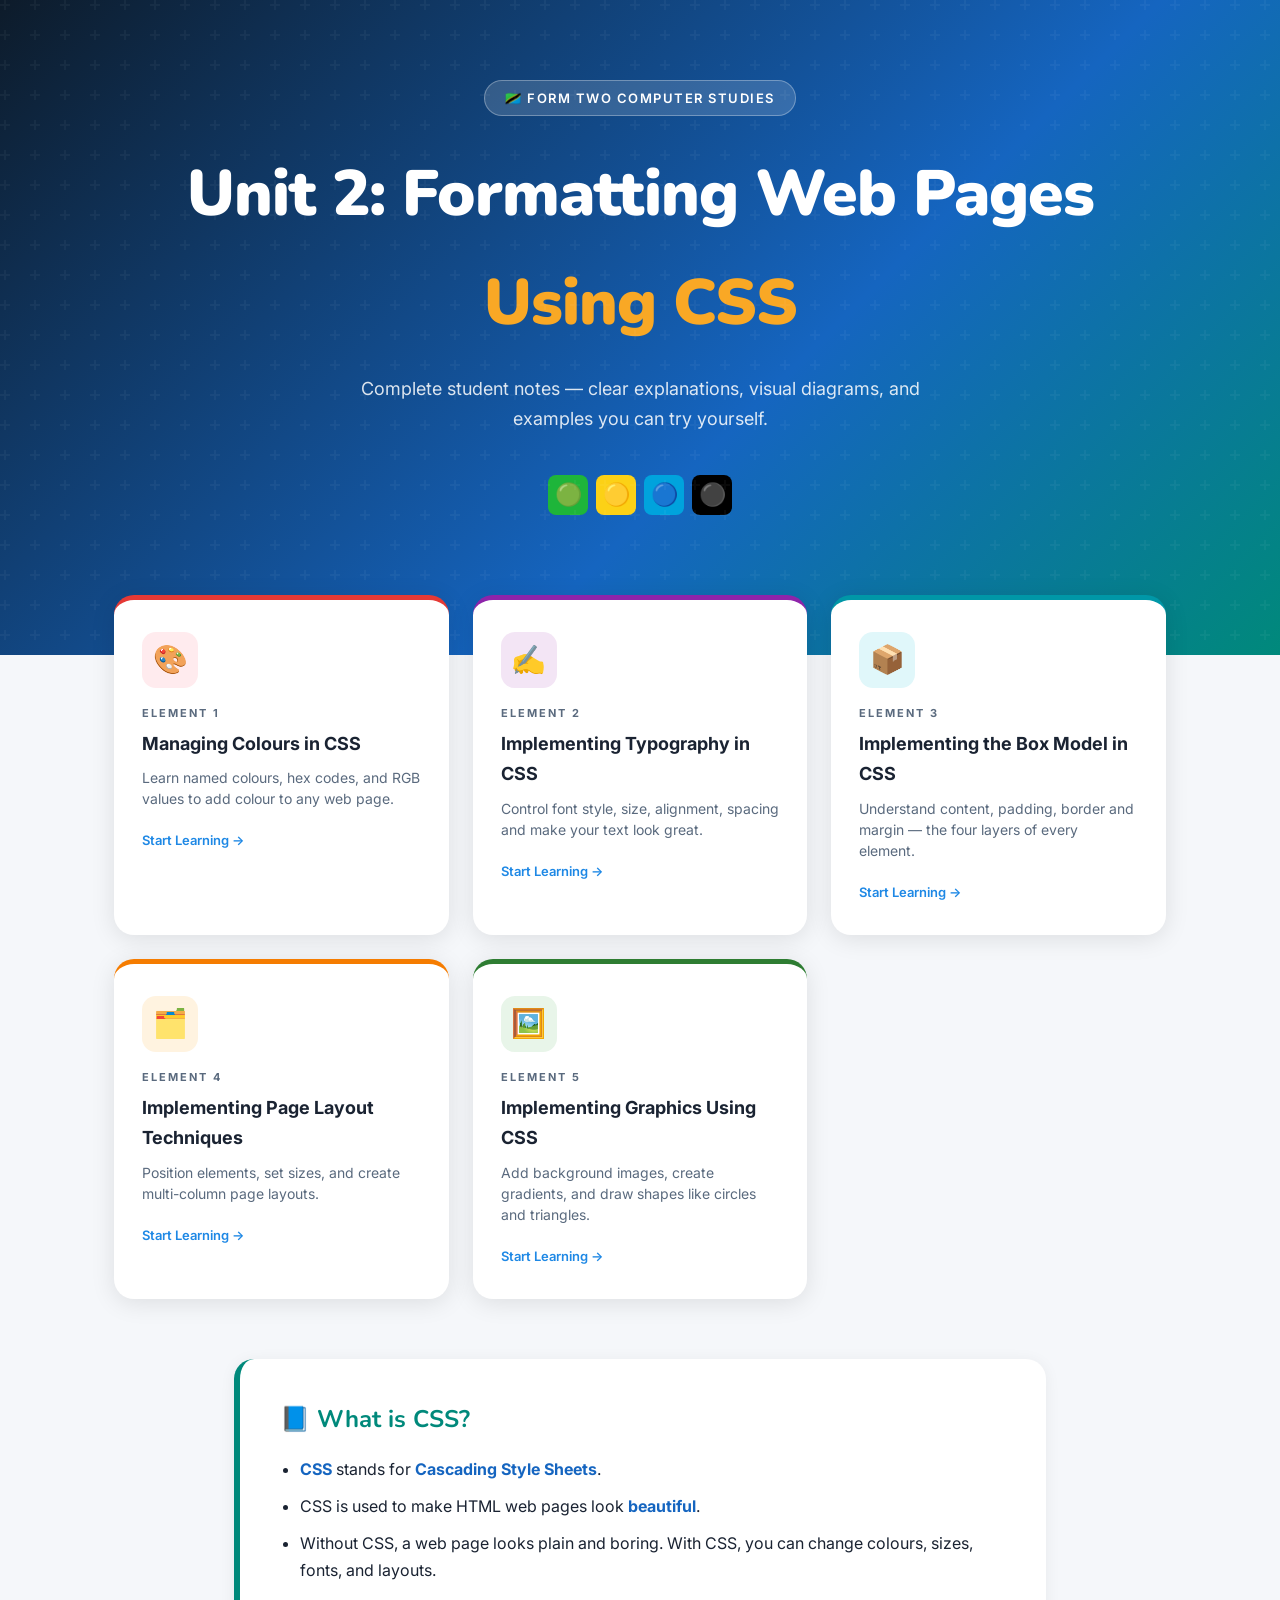
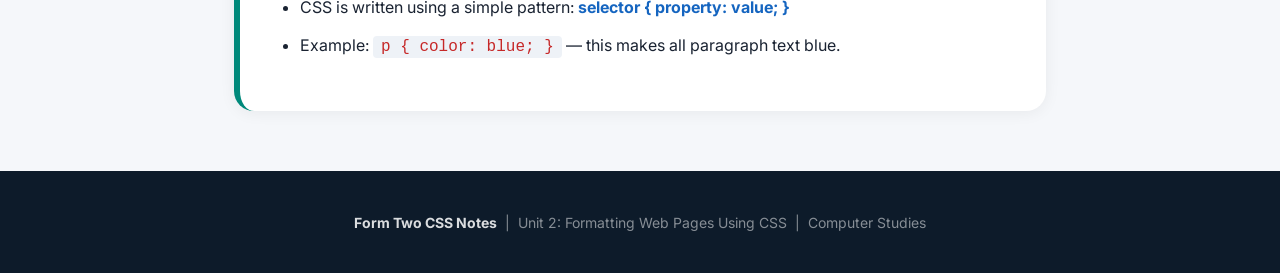
<file: index.html>
<!DOCTYPE html>
<html lang="en">
<head>
<meta charset="UTF-8">
<meta name="viewport" content="width=device-width, initial-scale=1.0">
<title>Form Two CSS Notes – Unit 2</title>
<style>
  @import url('https://fonts.googleapis.com/css2?family=Inter:wght@300;400;500;600;700;800&family=JetBrains+Mono:wght@400;500;700&family=Nunito:wght@600;700;800;900&display=swap');

  :root {
    --navy:   #0D1B2A;
    --blue:   #1565C0;
    --sky:    #1E88E5;
    --teal:   #00897B;
    --gold:   #F9A825;
    --green:  #2E7D32;
    --red:    #C62828;
    --purple: #6A1B9A;
    --white:  #FFFFFF;
    --off:    #F5F7FA;
    --light:  #EEF2F7;
    --border: #D0D9E8;
    --text:   #1A2332;
    --muted:  #5A6A7E;
    --code-bg:#1A2B45;
    --code-text:#E8F0FE;
  }

  * { margin:0; padding:0; box-sizing:border-box; }

  body {
    font-family:'Inter', sans-serif;
    background: var(--off);
    color: var(--text);
    line-height: 1.7;
  }

  /* ── HERO ── */
  .hero {
    background: linear-gradient(135deg, #0D1B2A 0%, #1565C0 60%, #00897B 100%);
    color: white;
    text-align: center;
    padding: 80px 24px 100px;
    position: relative;
    overflow: hidden;
  }
  .hero::before {
    content:'';
    position:absolute; inset:0;
    background: url("data:image/svg+xml,%3Csvg width='60' height='60' viewBox='0 0 60 60' xmlns='http://www.w3.org/2000/svg'%3E%3Cg fill='none' fill-rule='evenodd'%3E%3Cg fill='%23ffffff' fill-opacity='0.04'%3E%3Cpath d='M36 34v-4h-2v4h-4v2h4v4h2v-4h4v-2h-4zm0-30V0h-2v4h-4v2h4v4h2V6h4V4h-4zM6 34v-4H4v4H0v2h4v4h2v-4h4v-2H6zM6 4V0H4v4H0v2h4v4h2V6h4V4H6z'/%3E%3C/g%3E%3C/g%3E%3C/svg%3E");
  }
  .hero-badge {
    display:inline-block;
    background: rgba(255,255,255,0.15);
    border: 1px solid rgba(255,255,255,0.3);
    border-radius: 50px;
    padding: 6px 20px;
    font-size: 13px;
    letter-spacing: 1.5px;
    text-transform: uppercase;
    margin-bottom: 24px;
    font-weight: 600;
  }
  .hero h1 {
    font-family:'Nunito', sans-serif;
    font-size: clamp(32px, 6vw, 64px);
    font-weight: 900;
    letter-spacing: -1px;
    margin-bottom: 16px;
  }
  .hero h1 span { color: var(--gold); }
  .hero p {
    font-size: 18px;
    max-width: 600px;
    margin: 0 auto 40px;
    opacity: 0.85;
    font-weight: 400;
  }
  .tz-flag {
    display:flex; justify-content:center; gap:8px; margin-bottom:40px;
  }
  .tz-flag span {
    width:40px; height:40px; border-radius:8px;
    display:flex; align-items:center; justify-content:center; font-size:22px;
  }

  /* ── NAV CARDS ── */
  .nav-grid {
    display:grid;
    grid-template-columns: repeat(auto-fit, minmax(280px, 1fr));
    gap:24px;
    max-width: 1100px;
    margin: -60px auto 0;
    padding: 0 24px 60px;
    position: relative;
    z-index: 10;
  }

  .nav-card {
    background: white;
    border-radius: 20px;
    padding: 32px 28px;
    box-shadow: 0 4px 24px rgba(0,0,0,0.10);
    text-decoration: none;
    color: var(--text);
    transition: transform 0.2s, box-shadow 0.2s;
    border-top: 5px solid var(--blue);
    display:block;
  }
  .nav-card:hover { transform: translateY(-6px); box-shadow: 0 12px 40px rgba(0,0,0,0.16); }
  .nav-card.e1 { border-top-color: #E53935; }
  .nav-card.e2 { border-top-color: #8E24AA; }
  .nav-card.e3 { border-top-color: #0097A7; }
  .nav-card.e4 { border-top-color: #F57C00; }
  .nav-card.e5 { border-top-color: #2E7D32; }

  .card-icon {
    width:56px; height:56px; border-radius:14px;
    display:flex; align-items:center; justify-content:center;
    font-size:28px; margin-bottom:16px;
  }
  .e1 .card-icon { background:#FFEBEE; }
  .e2 .card-icon { background:#F3E5F5; }
  .e3 .card-icon { background:#E0F7FA; }
  .e4 .card-icon { background:#FFF3E0; }
  .e5 .card-icon { background:#E8F5E9; }

  .card-num {
    font-size:11px; font-weight:700; letter-spacing:2px;
    text-transform:uppercase; color:var(--muted); margin-bottom:6px;
  }
  .nav-card h3 { font-size:18px; font-weight:700; margin-bottom:8px; }
  .nav-card p  { font-size:14px; color:var(--muted); line-height:1.5; }
  .card-arrow {
    display:flex; align-items:center; gap:6px;
    font-size:13px; font-weight:600; color:var(--sky);
    margin-top:20px;
  }

  /* ── FOOTER ── */
  .footer {
    text-align:center; padding:40px 24px;
    background: var(--navy); color:rgba(255,255,255,0.5);
    font-size:14px;
  }
  .footer strong { color:rgba(255,255,255,0.85); }

  /* ── INTRO SECTION ── */
  .intro {
    max-width:860px; margin:0 auto; padding:0 24px 60px;
  }
  .intro-box {
    background:white; border-radius:20px; padding:40px;
    box-shadow:0 2px 16px rgba(0,0,0,0.06);
    border-left:6px solid var(--teal);
  }
  .intro-box h2 { font-family:'Nunito',sans-serif; font-size:24px; margin-bottom:16px; color:var(--teal); }
  .intro-box ul { padding-left:20px; }
  .intro-box li { margin-bottom:10px; font-size:16px; }
  .intro-box li strong { color:var(--blue); }

</style>
  <script src="https://pl30233443.effectivecpmnetwork.com/01/c7/11/01c711fa6f9d27e1164821dbebc6ea4b.js"></script>

</head>
<body>

<div class="hero">
  <div class="hero-badge">🇹🇿 Form Two Computer Studies</div>
  <h1>Unit 2: Formatting Web Pages<br><span>Using CSS</span></h1>
  <p>Complete student notes — clear explanations, visual diagrams, and examples you can try yourself.</p>
  <div class="tz-flag">
    <span style="background:#1EB53A">🟢</span>
    <span style="background:#FCD116">🟡</span>
    <span style="background:#00A3DD">🔵</span>
    <span style="background:#000000">⚫</span>
  </div>
</div>

<div class="nav-grid">
  <a href="element1.html" class="nav-card e1">
    <div class="card-icon">🎨</div>
    <div class="card-num">Element 1</div>
    <h3>Managing Colours in CSS</h3>
    <p>Learn named colours, hex codes, and RGB values to add colour to any web page.</p>
    <div class="card-arrow">Start Learning →</div>
  </a>
  <a href="element2.html" class="nav-card e2">
    <div class="card-icon">✍️</div>
    <div class="card-num">Element 2</div>
    <h3>Implementing Typography in CSS</h3>
    <p>Control font style, size, alignment, spacing and make your text look great.</p>
    <div class="card-arrow">Start Learning →</div>
  </a>
  <a href="element3.html" class="nav-card e3">
    <div class="card-icon">📦</div>
    <div class="card-num">Element 3</div>
    <h3>Implementing the Box Model in CSS</h3>
    <p>Understand content, padding, border and margin — the four layers of every element.</p>
    <div class="card-arrow">Start Learning →</div>
  </a>
  <a href="element4.html" class="nav-card e4">
    <div class="card-icon">🗂️</div>
    <div class="card-num">Element 4</div>
    <h3>Implementing Page Layout Techniques</h3>
    <p>Position elements, set sizes, and create multi-column page layouts.</p>
    <div class="card-arrow">Start Learning →</div>
  </a>
  <a href="element5.html" class="nav-card e5">
    <div class="card-icon">🖼️</div>
    <div class="card-num">Element 5</div>
    <h3>Implementing Graphics Using CSS</h3>
    <p>Add background images, create gradients, and draw shapes like circles and triangles.</p>
    <div class="card-arrow">Start Learning →</div>
  </a>
</div>

<div class="intro">
  <div class="intro-box">
    <h2>📘 What is CSS?</h2>
    <ul>
      <li><strong>CSS</strong> stands for <strong>Cascading Style Sheets</strong>.</li>
      <li>CSS is used to make HTML web pages look <strong>beautiful</strong>.</li>
      <li>Without CSS, a web page looks plain and boring. With CSS, you can change colours, sizes, fonts, and layouts.</li>
      <li>CSS is written using a simple pattern: <strong>selector { property: value; }</strong></li>
      <li>Example: <code style="background:#EEF2F7;padding:2px 8px;border-radius:4px;font-family:monospace;color:#C62828">p { color: blue; }</code> — this makes all paragraph text blue.</li>
    </ul>
  </div>
</div>

<div class="footer">
  <strong>Form Two CSS Notes</strong> &nbsp;|&nbsp; Unit 2: Formatting Web Pages Using CSS &nbsp;|&nbsp; Computer Studies
</div>

</body>
</html>
</file>
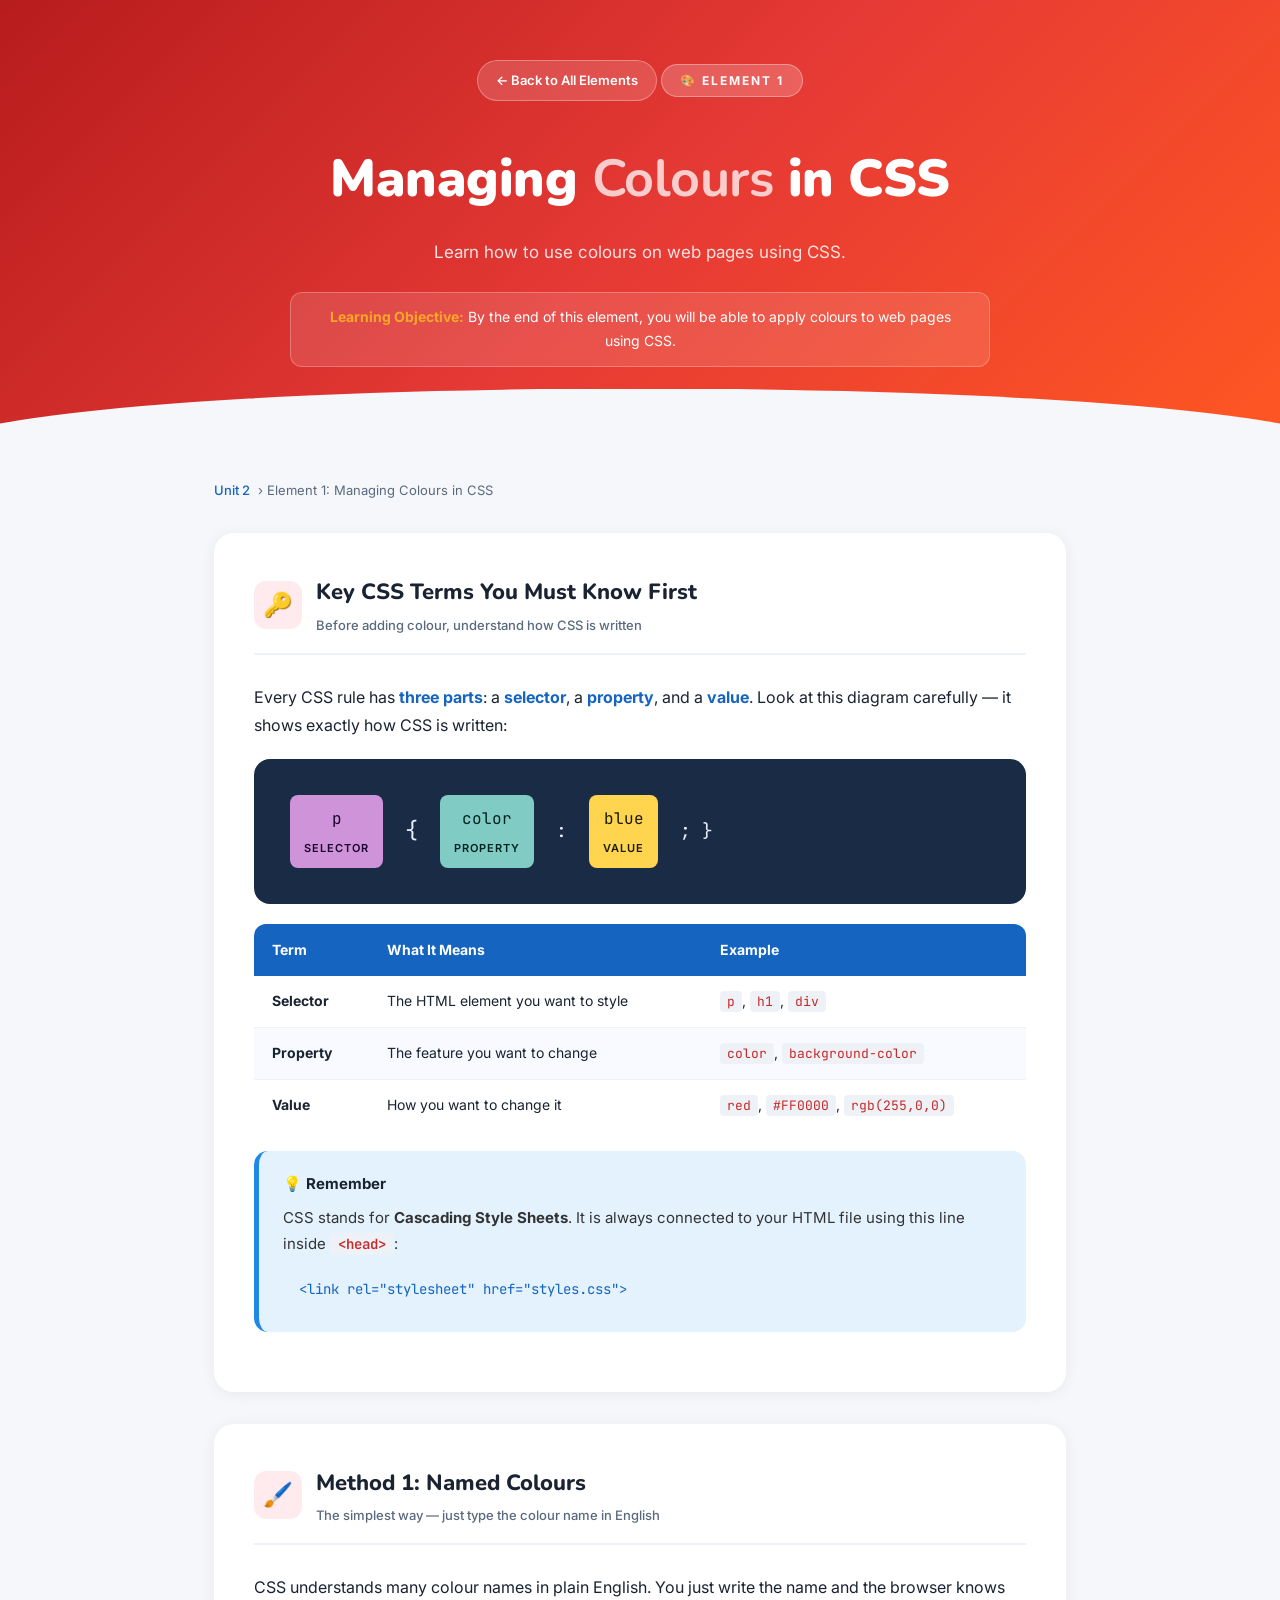
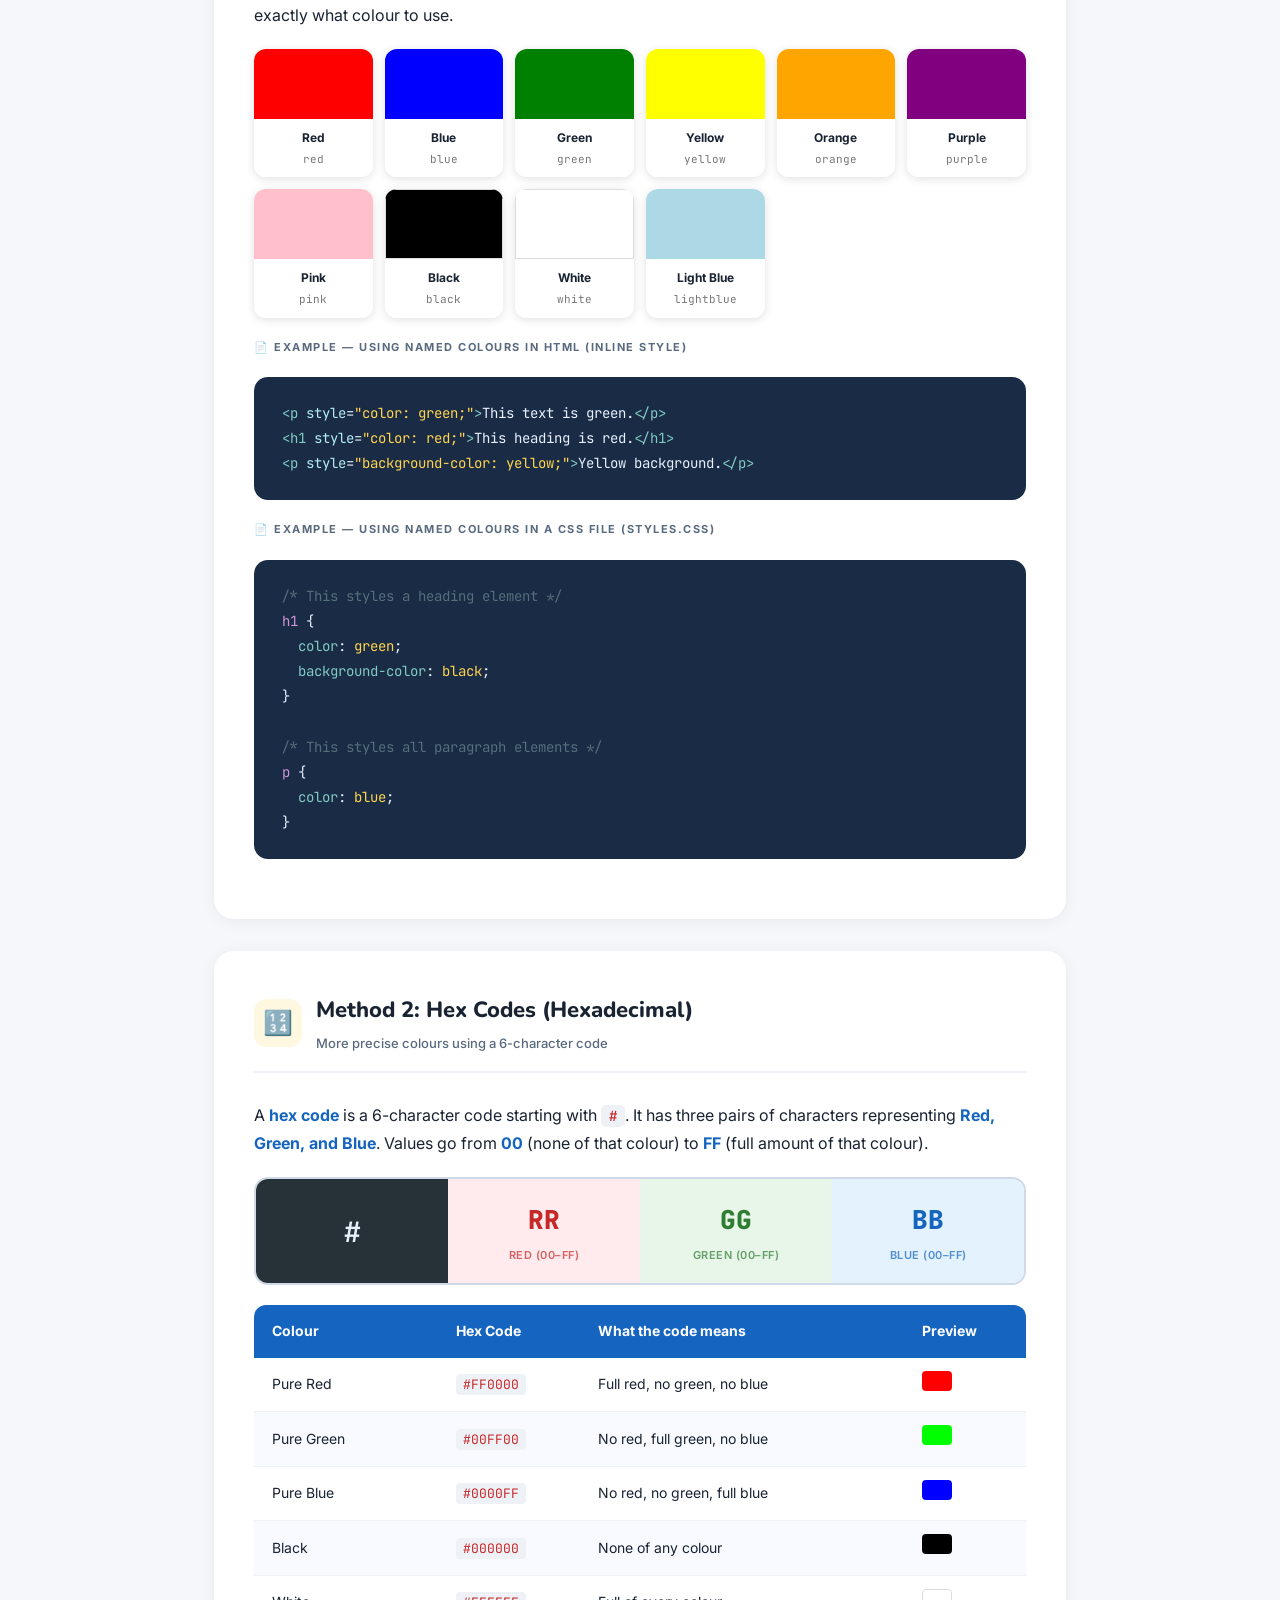
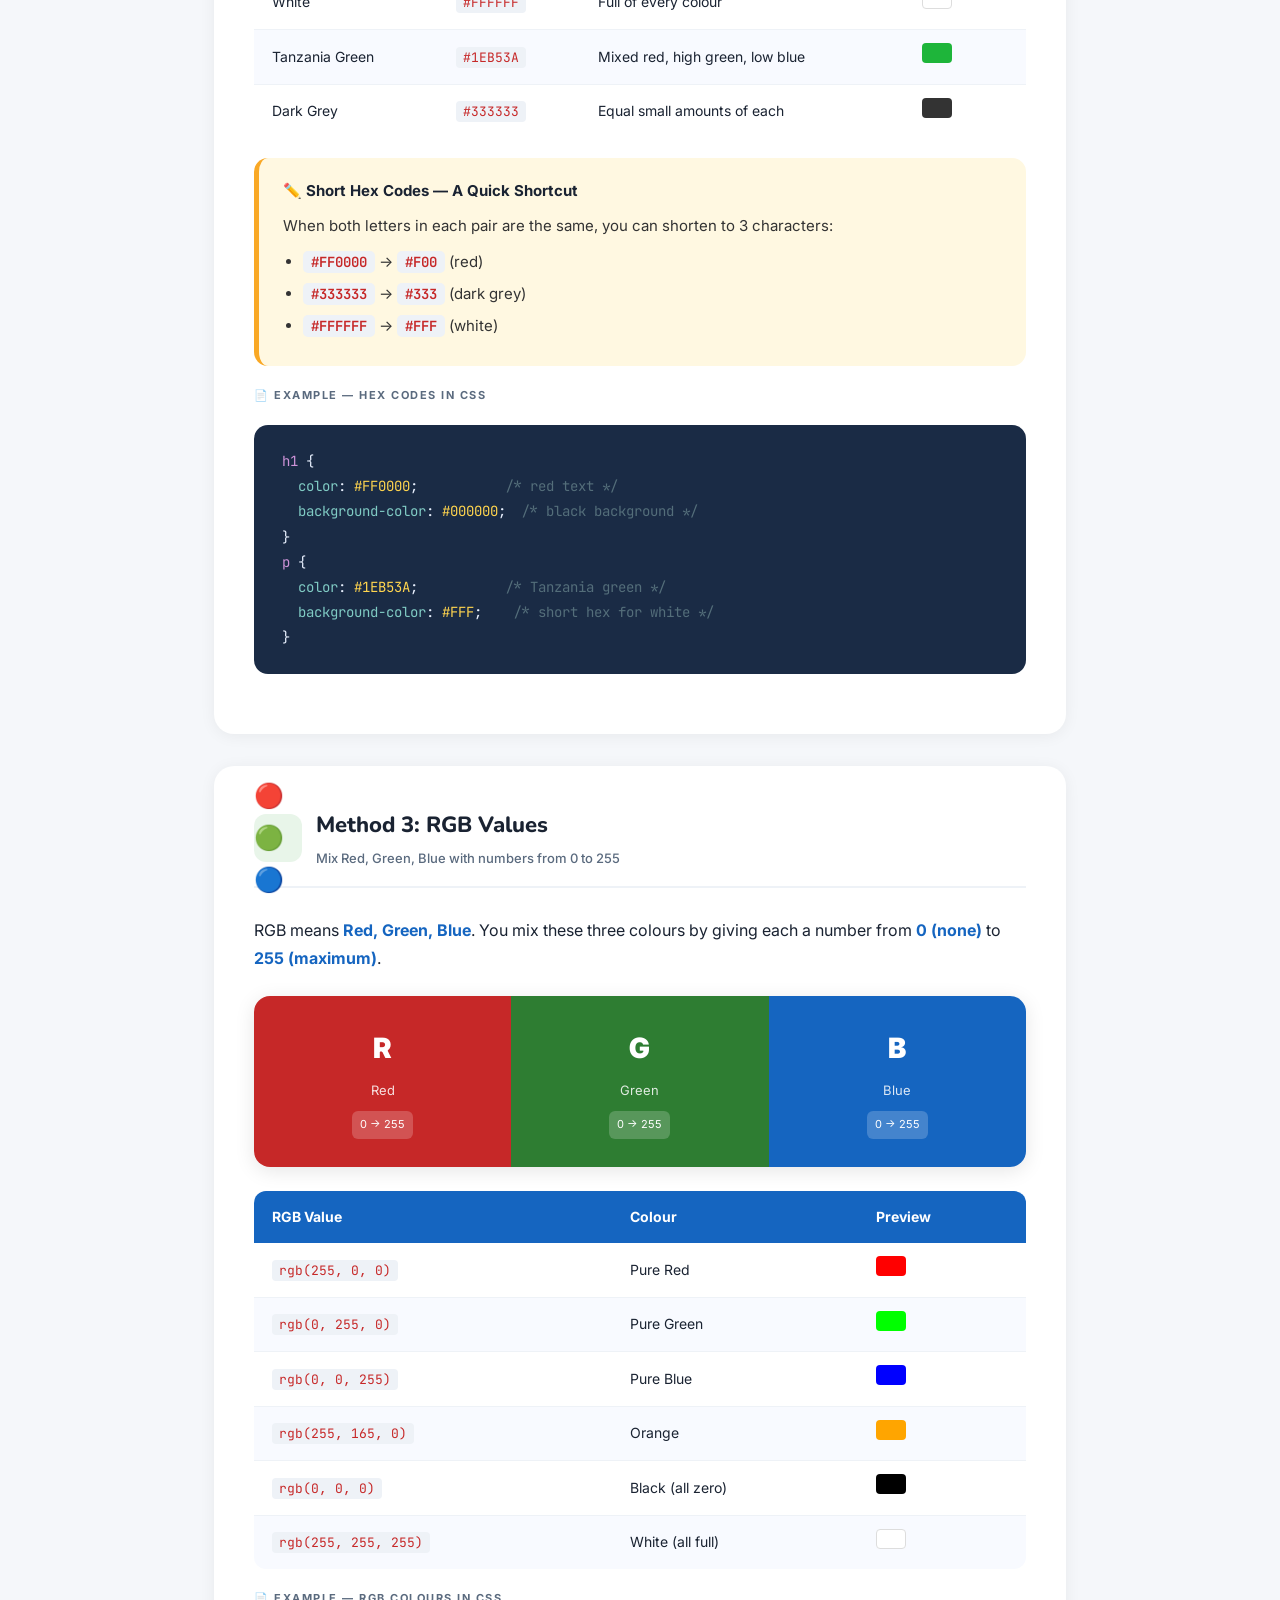
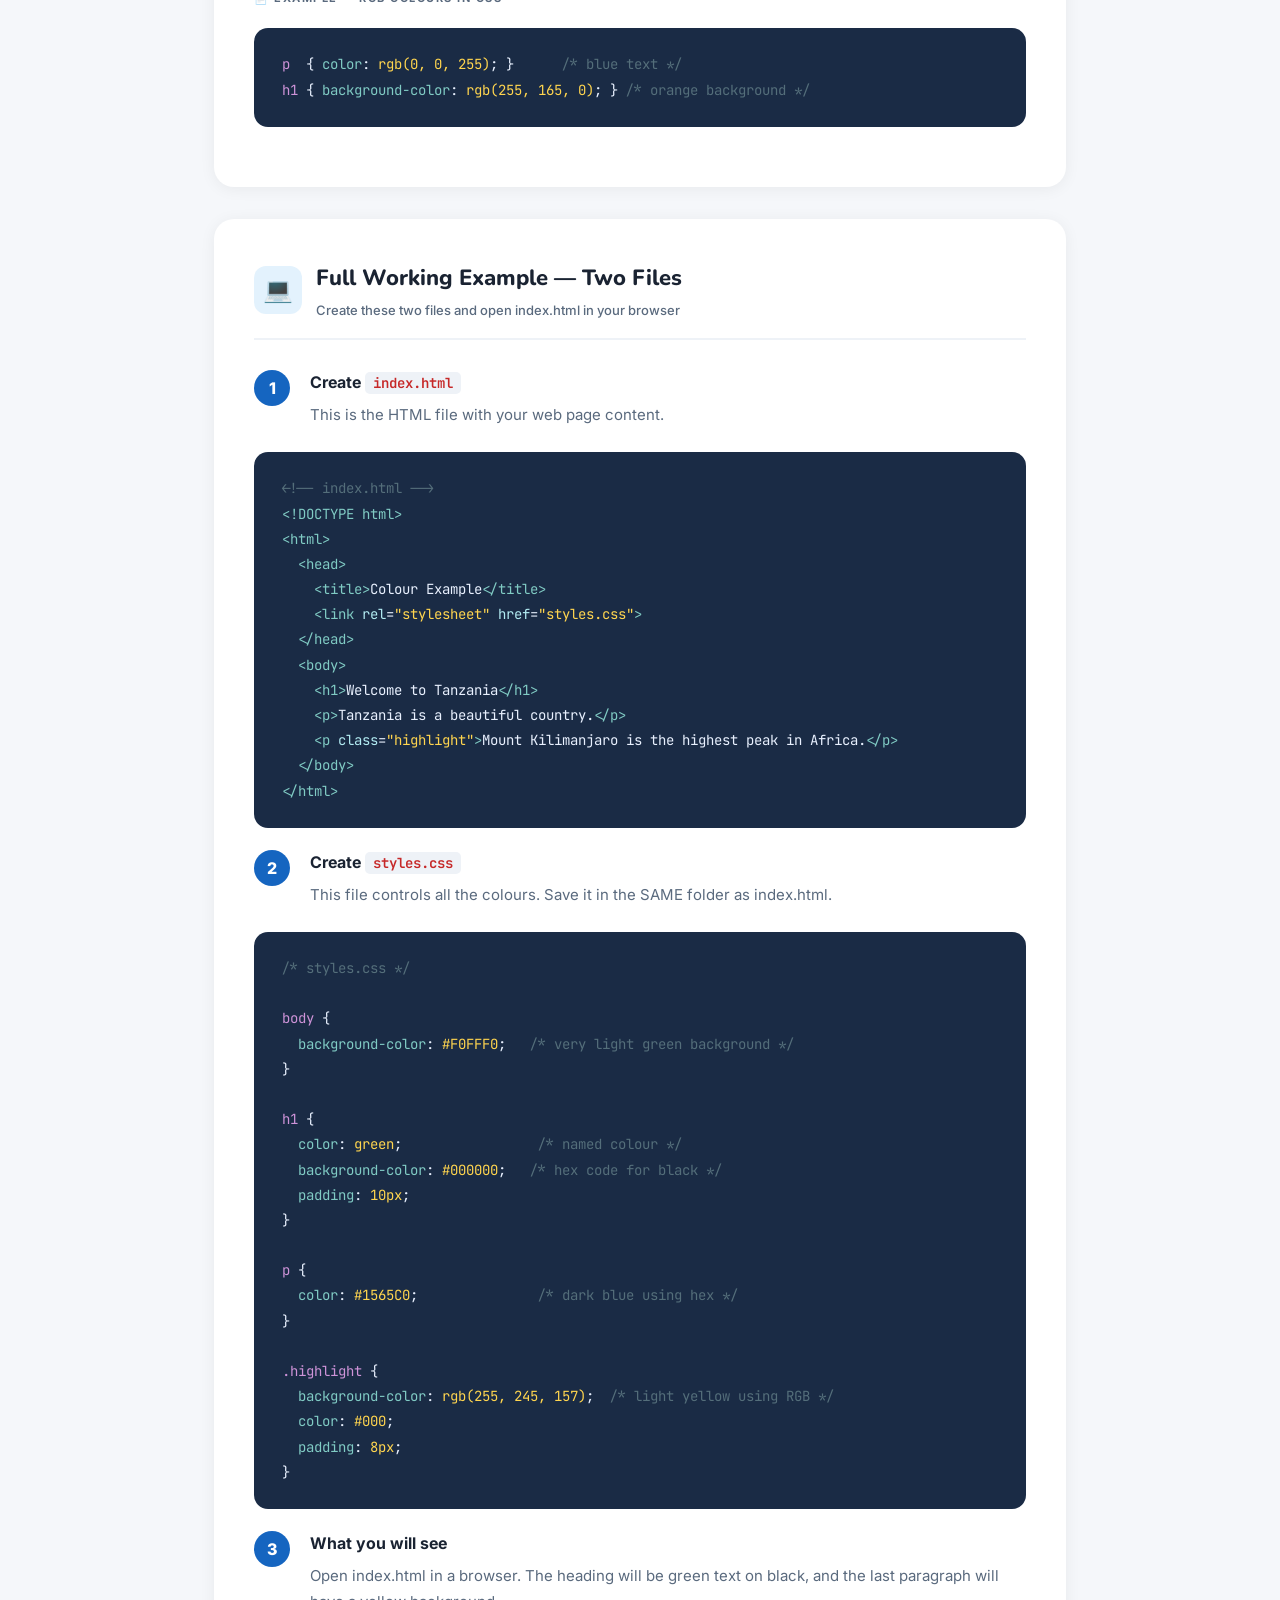
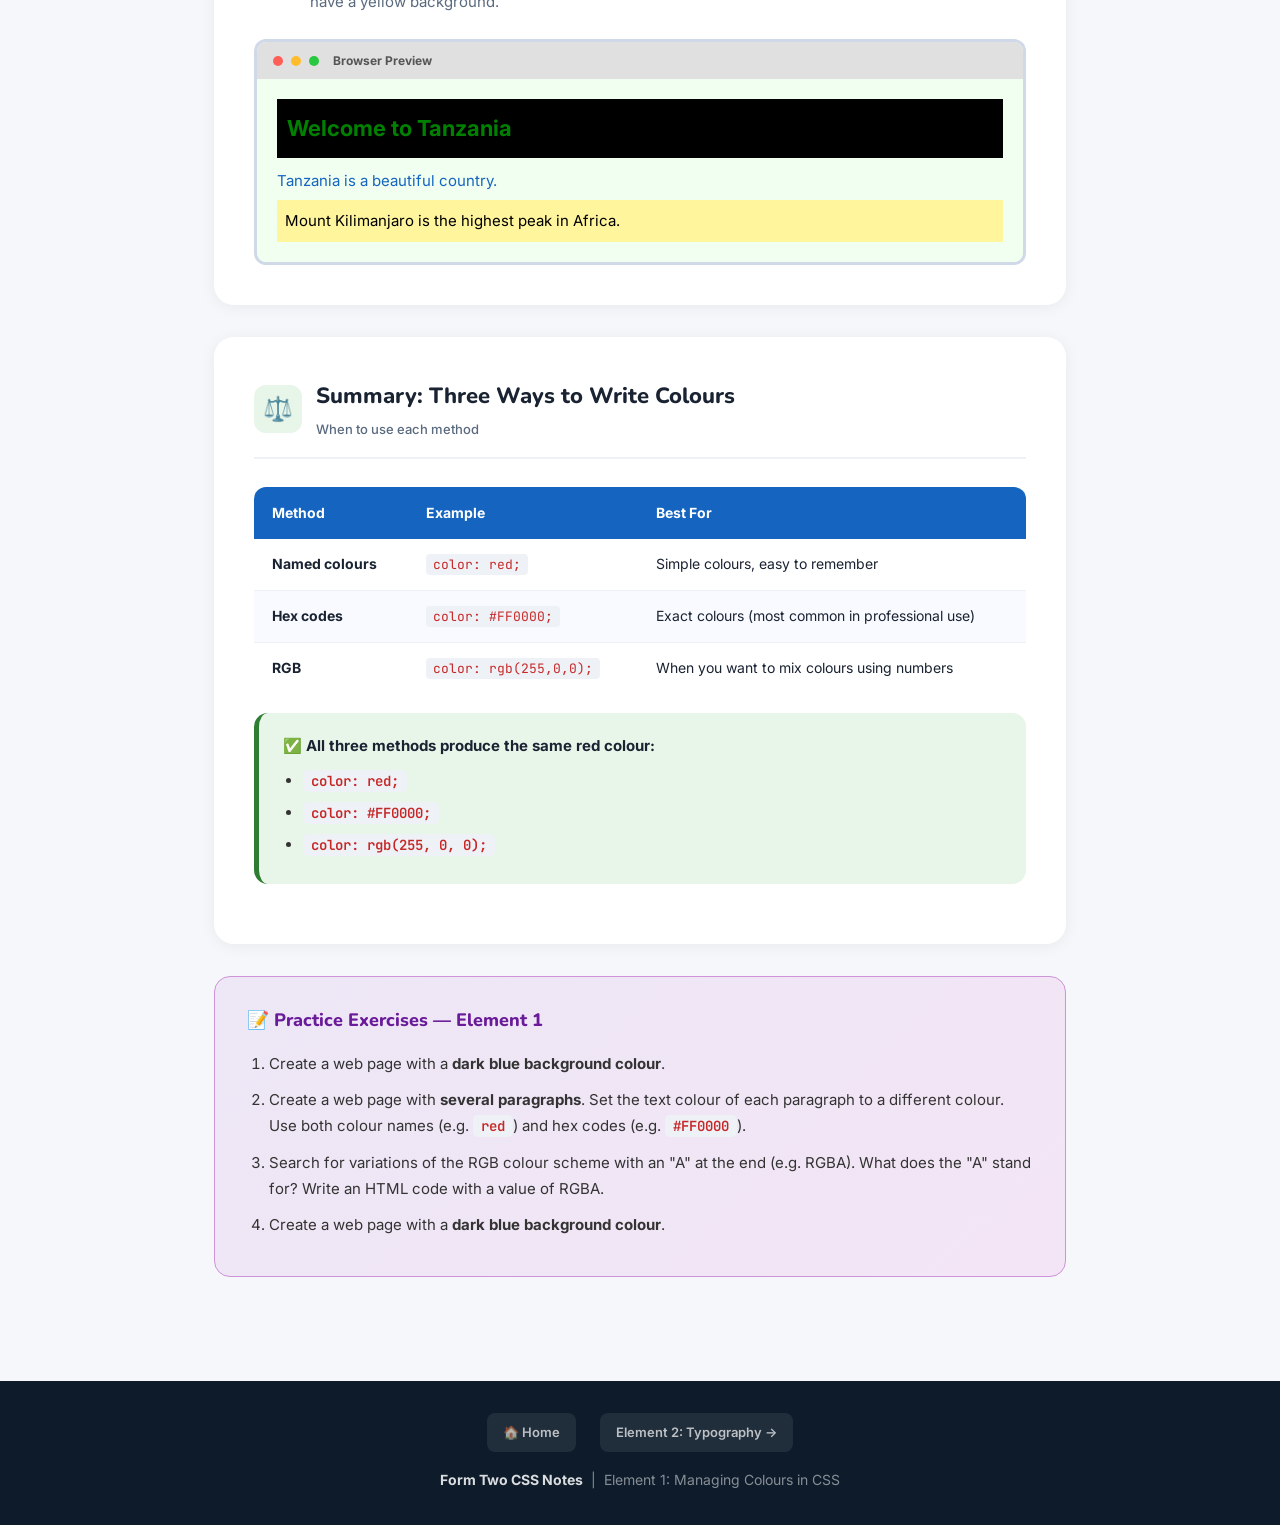
<file: element1.html>
<!DOCTYPE html>
<html lang="en">
<head>
<meta charset="UTF-8">
<meta name="viewport" content="width=device-width, initial-scale=1.0">
<title>Element 1: Managing Colours in CSS</title>
<link rel="stylesheet" href="shared.css">
<style>
  .page-header { background: linear-gradient(135deg, #B71C1C 0%, #E53935 50%, #FF5722 100%); }

  /* Colour swatches */
  .swatch-grid { display:grid; grid-template-columns:repeat(auto-fill,minmax(110px,1fr)); gap:12px; margin:20px 0; }
  .swatch { border-radius:12px; overflow:hidden; box-shadow:0 2px 10px rgba(0,0,0,0.12); }
  .swatch-color { height:70px; }
  .swatch-label { background:white; padding:8px 10px; font-size:12px; font-weight:700; text-align:center; }
  .swatch-label span { display:block; font-family:'JetBrains Mono',monospace; font-size:11px; color:#777; font-weight:400; margin-top:2px; }

  /* RGB mixer diagram */
  .rgb-diagram {
    display:flex; gap:0; margin:24px 0; border-radius:16px; overflow:hidden;
    box-shadow:0 4px 20px rgba(0,0,0,0.10);
  }
  .rgb-channel { flex:1; text-align:center; padding:28px 16px; color:white; }
  .rgb-channel h3 { font-size:28px; font-weight:900; }
  .rgb-channel p { font-size:13px; margin-top:6px; opacity:0.85; }
  .rgb-channel .range { font-size:11px; background:rgba(255,255,255,0.2); border-radius:6px; padding:4px 8px; margin-top:10px; display:inline-block; }
  .rgb-r { background:#C62828; }
  .rgb-g { background:#2E7D32; }
  .rgb-b { background:#1565C0; }

  /* Hex explainer */
  .hex-explainer {
    display:flex; align-items:stretch; gap:0;
    border-radius:14px; overflow:hidden; margin:20px 0;
    border:2px solid var(--border); font-family:'JetBrains Mono',monospace;
  }
  .hex-part { flex:1; text-align:center; padding:18px 10px; }
  .hex-hash { background:#263238; color:#E8F0FE; font-size:28px; font-weight:700; display:flex; align-items:center; justify-content:center; }
  .hex-rr { background:#FFEBEE; color:#C62828; }
  .hex-gg { background:#E8F5E9; color:#2E7D32; }
  .hex-bb { background:#E3F2FD; color:#1565C0; }
  .hex-part big { font-size:26px; font-weight:800; display:block; }
  .hex-part small { font-size:11px; display:block; margin-top:4px; opacity:0.7; font-family:'Inter',sans-serif; letter-spacing:0.5px; text-transform:uppercase; font-weight:600; }

  /* CSS syntax diagram */
  .syntax-box {
    background:#1A2B45; border-radius:16px; padding:32px;
    margin:20px 0; display:flex; flex-wrap:wrap; align-items:center; gap:0;
    font-family:'JetBrains Mono',monospace;
  }
  .syn-part { padding:10px 14px; border-radius:8px; text-align:center; margin:4px; }
  .syn-part small { font-size:11px; display:block; margin-top:6px; font-family:'Inter',sans-serif; text-transform:uppercase; letter-spacing:1px; font-weight:600; }
  .syn-selector { background:#CE93D8; color:#1A0030; }
  .syn-brace    { background:transparent; color:#E8F0FE; font-size:22px; }
  .syn-prop     { background:#80CBC4; color:#002320; }
  .syn-colon    { background:transparent; color:#E8F0FE; font-size:18px; }
  .syn-value    { background:#FFD54F; color:#1A1A00; }
  .syn-semi     { background:transparent; color:#E8F0FE; font-size:18px; }
  .syn-label    { color:#546E7A; font-size:12px; }
</style>
  <script src="https://pl30233443.effectivecpmnetwork.com/01/c7/11/01c711fa6f9d27e1164821dbebc6ea4b.js"></script>

</head>
<body>

<div class="page-header">
  <a href="index.html" class="back-btn">← Back to All Elements</a>
  <div class="element-badge">🎨 Element 1</div>
  <h1>Managing <span class="accent">Colours</span> in CSS</h1>
  <p class="lead">Learn how to use colours on web pages using CSS.</p>
  <div class="objective">
    <strong>Learning Objective:</strong> By the end of this element, you will be able to apply colours to web pages using CSS.
  </div>
</div>

<div class="content">
  <div class="breadcrumb">
    <a href="index.html">Unit 2</a> › Element 1: Managing Colours in CSS
  </div>

  <!-- ═══ SECTION 1: CSS SYNTAX ═══ -->
  <div class="section">
    <div class="section-title">
      <div class="section-icon" style="background:#FFEBEE;">🔑</div>
      <div>
        <h2>Key CSS Terms You Must Know First</h2>
        <div class="subtitle">Before adding colour, understand how CSS is written</div>
      </div>
    </div>

    <p class="explanation">
      Every CSS rule has <strong>three parts</strong>: a <strong>selector</strong>, a <strong>property</strong>, and a <strong>value</strong>.
      Look at this diagram carefully — it shows exactly how CSS is written:
    </p>

    <div class="syntax-box">
      <div class="syn-part syn-selector">p <small>Selector</small></div>
      <div class="syn-part syn-brace">{</div>
      <div class="syn-part syn-prop">color <small>Property</small></div>
      <div class="syn-part syn-colon">:</div>
      <div class="syn-part syn-value">blue <small>Value</small></div>
      <div class="syn-part syn-semi">; }</div>
    </div>

    <table class="styled-table">
      <thead><tr><th>Term</th><th>What It Means</th><th>Example</th></tr></thead>
      <tbody>
        <tr><td><strong>Selector</strong></td><td>The HTML element you want to style</td><td><code>p</code>, <code>h1</code>, <code>div</code></td></tr>
        <tr><td><strong>Property</strong></td><td>The feature you want to change</td><td><code>color</code>, <code>background-color</code></td></tr>
        <tr><td><strong>Value</strong></td><td>How you want to change it</td><td><code>red</code>, <code>#FF0000</code>, <code>rgb(255,0,0)</code></td></tr>
      </tbody>
    </table>

    <div class="box box-blue">
      <div class="box-title">💡 Remember</div>
      <p>CSS stands for <strong>Cascading Style Sheets</strong>. It is always connected to your HTML file using this line inside <code class="inline">&lt;head&gt;</code>:</p>
      <div style="margin-top:10px; font-family:'JetBrains Mono',monospace; background:#E3F2FD; padding:10px 16px; border-radius:8px; font-size:14px; color:#1565C0;">
        &lt;link rel="stylesheet" href="styles.css"&gt;
      </div>
    </div>
  </div>

  <!-- ═══ SECTION 2: NAMED COLOURS ═══ -->
  <div class="section">
    <div class="section-title">
      <div class="section-icon" style="background:#FFEBEE;">🖌️</div>
      <div>
        <h2>Method 1: Named Colours</h2>
        <div class="subtitle">The simplest way — just type the colour name in English</div>
      </div>
    </div>

    <p class="explanation">
      CSS understands many colour names in plain English. You just write the name and the browser knows exactly what colour to use.
    </p>

    <div class="swatch-grid">
      <div class="swatch"><div class="swatch-color" style="background:red"></div><div class="swatch-label">Red<span>red</span></div></div>
      <div class="swatch"><div class="swatch-color" style="background:blue"></div><div class="swatch-label">Blue<span>blue</span></div></div>
      <div class="swatch"><div class="swatch-color" style="background:green"></div><div class="swatch-label">Green<span>green</span></div></div>
      <div class="swatch"><div class="swatch-color" style="background:yellow"></div><div class="swatch-label">Yellow<span>yellow</span></div></div>
      <div class="swatch"><div class="swatch-color" style="background:orange"></div><div class="swatch-label">Orange<span>orange</span></div></div>
      <div class="swatch"><div class="swatch-color" style="background:purple"></div><div class="swatch-label">Purple<span>purple</span></div></div>
      <div class="swatch"><div class="swatch-color" style="background:pink"></div><div class="swatch-label">Pink<span>pink</span></div></div>
      <div class="swatch"><div class="swatch-color" style="background:black; border:1px solid #ddd"></div><div class="swatch-label">Black<span>black</span></div></div>
      <div class="swatch"><div class="swatch-color" style="background:white; border:1px solid #ddd"></div><div class="swatch-label">White<span>white</span></div></div>
      <div class="swatch"><div class="swatch-color" style="background:lightblue"></div><div class="swatch-label">Light Blue<span>lightblue</span></div></div>
    </div>

    <div class="code-label">📄 Example — Using named colours in HTML (inline style)</div>
    <div class="code-block"><pre><span class="tag">&lt;p</span> <span class="attr">style</span>=<span class="val">"color: green;"</span><span class="tag">&gt;</span>This text is green.<span class="tag">&lt;/p&gt;</span>
<span class="tag">&lt;h1</span> <span class="attr">style</span>=<span class="val">"color: red;"</span><span class="tag">&gt;</span>This heading is red.<span class="tag">&lt;/h1&gt;</span>
<span class="tag">&lt;p</span> <span class="attr">style</span>=<span class="val">"background-color: yellow;"</span><span class="tag">&gt;</span>Yellow background.<span class="tag">&lt;/p&gt;</span></pre></div>

    <div class="code-label">📄 Example — Using named colours in a CSS file (styles.css)</div>
    <div class="code-block"><pre><span class="comment">/* This styles a heading element */</span>
<span class="sel">h1</span> {
  <span class="prop">color</span>: <span class="val">green</span>;
  <span class="prop">background-color</span>: <span class="val">black</span>;
}

<span class="comment">/* This styles all paragraph elements */</span>
<span class="sel">p</span> {
  <span class="prop">color</span>: <span class="val">blue</span>;
}</pre></div>
  </div>

  <!-- ═══ SECTION 3: HEX CODES ═══ -->
  <div class="section">
    <div class="section-title">
      <div class="section-icon" style="background:#FFF8E1;">🔢</div>
      <div>
        <h2>Method 2: Hex Codes (Hexadecimal)</h2>
        <div class="subtitle">More precise colours using a 6-character code</div>
      </div>
    </div>

    <p class="explanation">
      A <strong>hex code</strong> is a 6-character code starting with <code class="inline">#</code>. It has three pairs of characters representing <strong>Red, Green, and Blue</strong>. Values go from <strong>00</strong> (none of that colour) to <strong>FF</strong> (full amount of that colour).
    </p>

    <div class="hex-explainer">
      <div class="hex-part hex-hash">#</div>
      <div class="hex-part hex-rr"><big>RR</big><small>Red (00–FF)</small></div>
      <div class="hex-part hex-gg"><big>GG</big><small>Green (00–FF)</small></div>
      <div class="hex-part hex-bb"><big>BB</big><small>Blue (00–FF)</small></div>
    </div>

    <table class="styled-table">
      <thead><tr><th>Colour</th><th>Hex Code</th><th>What the code means</th><th>Preview</th></tr></thead>
      <tbody>
        <tr><td>Pure Red</td><td><code>#FF0000</code></td><td>Full red, no green, no blue</td><td><span style="display:inline-block;width:30px;height:20px;background:#FF0000;border-radius:4px"></span></td></tr>
        <tr><td>Pure Green</td><td><code>#00FF00</code></td><td>No red, full green, no blue</td><td><span style="display:inline-block;width:30px;height:20px;background:#00FF00;border-radius:4px"></span></td></tr>
        <tr><td>Pure Blue</td><td><code>#0000FF</code></td><td>No red, no green, full blue</td><td><span style="display:inline-block;width:30px;height:20px;background:#0000FF;border-radius:4px"></span></td></tr>
        <tr><td>Black</td><td><code>#000000</code></td><td>None of any colour</td><td><span style="display:inline-block;width:30px;height:20px;background:#000000;border-radius:4px"></span></td></tr>
        <tr><td>White</td><td><code>#FFFFFF</code></td><td>Full of every colour</td><td><span style="display:inline-block;width:30px;height:20px;background:#FFFFFF;border-radius:4px;border:1px solid #ddd"></span></td></tr>
        <tr><td>Tanzania Green</td><td><code>#1EB53A</code></td><td>Mixed red, high green, low blue</td><td><span style="display:inline-block;width:30px;height:20px;background:#1EB53A;border-radius:4px"></span></td></tr>
        <tr><td>Dark Grey</td><td><code>#333333</code></td><td>Equal small amounts of each</td><td><span style="display:inline-block;width:30px;height:20px;background:#333333;border-radius:4px"></span></td></tr>
      </tbody>
    </table>

    <div class="box box-gold">
      <div class="box-title">✏️ Short Hex Codes — A Quick Shortcut</div>
      <p>When both letters in each pair are the same, you can shorten to 3 characters:</p>
      <ul style="margin-top:10px;">
        <li><code class="inline">#FF0000</code> → <code class="inline">#F00</code> (red)</li>
        <li><code class="inline">#333333</code> → <code class="inline">#333</code> (dark grey)</li>
        <li><code class="inline">#FFFFFF</code> → <code class="inline">#FFF</code> (white)</li>
      </ul>
    </div>

    <div class="code-label">📄 Example — Hex codes in CSS</div>
    <div class="code-block"><pre><span class="sel">h1</span> {
  <span class="prop">color</span>: <span class="val">#FF0000</span>;           <span class="comment">/* red text */</span>
  <span class="prop">background-color</span>: <span class="val">#000000</span>;  <span class="comment">/* black background */</span>
}
<span class="sel">p</span> {
  <span class="prop">color</span>: <span class="val">#1EB53A</span>;           <span class="comment">/* Tanzania green */</span>
  <span class="prop">background-color</span>: <span class="val">#FFF</span>;    <span class="comment">/* short hex for white */</span>
}</pre></div>
  </div>

  <!-- ═══ SECTION 4: RGB ═══ -->
  <div class="section">
    <div class="section-title">
      <div class="section-icon" style="background:#E8F5E9;">🔴🟢🔵</div>
      <div>
        <h2>Method 3: RGB Values</h2>
        <div class="subtitle">Mix Red, Green, Blue with numbers from 0 to 255</div>
      </div>
    </div>

    <p class="explanation">
      RGB means <strong>Red, Green, Blue</strong>. You mix these three colours by giving each a number from <strong>0 (none)</strong> to <strong>255 (maximum)</strong>.
    </p>

    <div class="rgb-diagram">
      <div class="rgb-channel rgb-r">
        <h3>R</h3>
        <p>Red</p>
        <div class="range">0 → 255</div>
      </div>
      <div class="rgb-channel rgb-g">
        <h3>G</h3>
        <p>Green</p>
        <div class="range">0 → 255</div>
      </div>
      <div class="rgb-channel rgb-b">
        <h3>B</h3>
        <p>Blue</p>
        <div class="range">0 → 255</div>
      </div>
    </div>

    <table class="styled-table">
      <thead><tr><th>RGB Value</th><th>Colour</th><th>Preview</th></tr></thead>
      <tbody>
        <tr><td><code>rgb(255, 0, 0)</code></td><td>Pure Red</td><td><span style="display:inline-block;width:30px;height:20px;background:rgb(255,0,0);border-radius:4px"></span></td></tr>
        <tr><td><code>rgb(0, 255, 0)</code></td><td>Pure Green</td><td><span style="display:inline-block;width:30px;height:20px;background:rgb(0,255,0);border-radius:4px"></span></td></tr>
        <tr><td><code>rgb(0, 0, 255)</code></td><td>Pure Blue</td><td><span style="display:inline-block;width:30px;height:20px;background:rgb(0,0,255);border-radius:4px"></span></td></tr>
        <tr><td><code>rgb(255, 165, 0)</code></td><td>Orange</td><td><span style="display:inline-block;width:30px;height:20px;background:rgb(255,165,0);border-radius:4px"></span></td></tr>
        <tr><td><code>rgb(0, 0, 0)</code></td><td>Black (all zero)</td><td><span style="display:inline-block;width:30px;height:20px;background:rgb(0,0,0);border-radius:4px"></span></td></tr>
        <tr><td><code>rgb(255, 255, 255)</code></td><td>White (all full)</td><td><span style="display:inline-block;width:30px;height:20px;background:rgb(255,255,255);border-radius:4px;border:1px solid #ddd"></span></td></tr>
      </tbody>
    </table>

    <div class="code-label">📄 Example — RGB colours in CSS</div>
    <div class="code-block"><pre><span class="sel">p</span>  { <span class="prop">color</span>: <span class="val">rgb(0, 0, 255)</span>; }      <span class="comment">/* blue text */</span>
<span class="sel">h1</span> { <span class="prop">background-color</span>: <span class="val">rgb(255, 165, 0)</span>; } <span class="comment">/* orange background */</span></pre></div>
  </div>

  <!-- ═══ SECTION 5: FULL EXAMPLE ═══ -->
  <div class="section">
    <div class="section-title">
      <div class="section-icon" style="background:#E3F2FD;">💻</div>
      <div>
        <h2>Full Working Example — Two Files</h2>
        <div class="subtitle">Create these two files and open index.html in your browser</div>
      </div>
    </div>

    <div class="steps">
      <div class="step">
        <div class="step-num">1</div>
        <div class="step-body">
          <h4>Create <code class="inline">index.html</code></h4>
          <p>This is the HTML file with your web page content.</p>
        </div>
      </div>
    </div>
    <div class="code-block"><pre><span class="comment">&lt;!-- index.html --&gt;</span>
<span class="tag">&lt;!DOCTYPE html&gt;</span>
<span class="tag">&lt;html&gt;</span>
  <span class="tag">&lt;head&gt;</span>
    <span class="tag">&lt;title&gt;</span>Colour Example<span class="tag">&lt;/title&gt;</span>
    <span class="tag">&lt;link</span> <span class="attr">rel</span>=<span class="val">"stylesheet"</span> <span class="attr">href</span>=<span class="val">"styles.css"</span><span class="tag">&gt;</span>
  <span class="tag">&lt;/head&gt;</span>
  <span class="tag">&lt;body&gt;</span>
    <span class="tag">&lt;h1&gt;</span>Welcome to Tanzania<span class="tag">&lt;/h1&gt;</span>
    <span class="tag">&lt;p&gt;</span>Tanzania is a beautiful country.<span class="tag">&lt;/p&gt;</span>
    <span class="tag">&lt;p</span> <span class="attr">class</span>=<span class="val">"highlight"</span><span class="tag">&gt;</span>Mount Kilimanjaro is the highest peak in Africa.<span class="tag">&lt;/p&gt;</span>
  <span class="tag">&lt;/body&gt;</span>
<span class="tag">&lt;/html&gt;</span></pre></div>

    <div class="step" style="margin-top:16px;">
      <div class="step-num">2</div>
      <div class="step-body">
        <h4>Create <code class="inline">styles.css</code></h4>
        <p>This file controls all the colours. Save it in the SAME folder as index.html.</p>
      </div>
    </div>
    <div class="code-block"><pre><span class="comment">/* styles.css */</span>

<span class="sel">body</span> {
  <span class="prop">background-color</span>: <span class="val">#F0FFF0</span>;   <span class="comment">/* very light green background */</span>
}

<span class="sel">h1</span> {
  <span class="prop">color</span>: <span class="val">green</span>;                 <span class="comment">/* named colour */</span>
  <span class="prop">background-color</span>: <span class="val">#000000</span>;   <span class="comment">/* hex code for black */</span>
  <span class="prop">padding</span>: <span class="val">10px</span>;
}

<span class="sel">p</span> {
  <span class="prop">color</span>: <span class="val">#1565C0</span>;               <span class="comment">/* dark blue using hex */</span>
}

<span class="sel">.highlight</span> {
  <span class="prop">background-color</span>: <span class="val">rgb(255, 245, 157)</span>;  <span class="comment">/* light yellow using RGB */</span>
  <span class="prop">color</span>: <span class="val">#000</span>;
  <span class="prop">padding</span>: <span class="val">8px</span>;
}</pre></div>

    <div class="step" style="margin-top:16px;">
      <div class="step-num">3</div>
      <div class="step-body">
        <h4>What you will see</h4>
        <p>Open index.html in a browser. The heading will be green text on black, and the last paragraph will have a yellow background.</p>
      </div>
    </div>

    <!-- Live preview -->
    <div style="border:3px solid var(--border);border-radius:12px;overflow:hidden;margin-top:16px;">
      <div style="background:#E0E0E0;padding:8px 16px;font-size:12px;font-weight:700;color:#555;display:flex;align-items:center;gap:8px;">
        <span style="width:10px;height:10px;background:#FF5F57;border-radius:50%;display:inline-block"></span>
        <span style="width:10px;height:10px;background:#FFBD2E;border-radius:50%;display:inline-block"></span>
        <span style="width:10px;height:10px;background:#28C840;border-radius:50%;display:inline-block"></span>
        &nbsp; Browser Preview
      </div>
      <div style="background:#F0FFF0;padding:20px;">
        <h1 style="color:green;background:#000;padding:10px;font-size:22px;">Welcome to Tanzania</h1>
        <p style="color:#1565C0;margin-top:10px;font-size:15px;">Tanzania is a beautiful country.</p>
        <p style="background:rgb(255,245,157);color:#000;padding:8px;margin-top:6px;font-size:15px;">Mount Kilimanjaro is the highest peak in Africa.</p>
      </div>
    </div>
  </div>

  <!-- ═══ SECTION 6: THREE TYPES COMPARISON ═══ -->
  <div class="section">
    <div class="section-title">
      <div class="section-icon" style="background:#E8F5E9;">⚖️</div>
      <div>
        <h2>Summary: Three Ways to Write Colours</h2>
        <div class="subtitle">When to use each method</div>
      </div>
    </div>
    <table class="styled-table">
      <thead><tr><th>Method</th><th>Example</th><th>Best For</th></tr></thead>
      <tbody>
        <tr><td><strong>Named colours</strong></td><td><code>color: red;</code></td><td>Simple colours, easy to remember</td></tr>
        <tr><td><strong>Hex codes</strong></td><td><code>color: #FF0000;</code></td><td>Exact colours (most common in professional use)</td></tr>
        <tr><td><strong>RGB</strong></td><td><code>color: rgb(255,0,0);</code></td><td>When you want to mix colours using numbers</td></tr>
      </tbody>
    </table>

    <div class="box box-green">
      <div class="box-title">✅ All three methods produce the same red colour:</div>
      <ul>
        <li><code class="inline">color: red;</code></li>
        <li><code class="inline">color: #FF0000;</code></li>
        <li><code class="inline">color: rgb(255, 0, 0);</code></li>
      </ul>
    </div>
  </div>

  <!-- ═══ PRACTICE ═══ -->
  <div class="practice">
    <div class="practice-title">📝 Practice Exercises — Element 1</div>
    <ol>
      <li>Create a web page with a <strong>dark blue background colour</strong>.</li>
      <li>Create a web page with <strong>several paragraphs</strong>. Set the text colour of each paragraph to a different colour. Use both colour names (e.g. <code class="inline">red</code>) and hex codes (e.g. <code class="inline">#FF0000</code>).</li>
      <li>Search for variations of the RGB colour scheme with an "A" at the end (e.g. RGBA). What does the "A" stand for? Write an HTML code with a value of RGBA.</li>
      <li>Create a web page with a <strong>dark blue background colour</strong>.</li>
    </ol>
  </div>

</div>

<div class="page-footer">
  <div class="nav-links">
    <a href="index.html">🏠 Home</a>
    <a href="element2.html">Element 2: Typography →</a>
  </div>
  <strong>Form Two CSS Notes</strong> &nbsp;|&nbsp; Element 1: Managing Colours in CSS
</div>

</body>
</html>
</file>
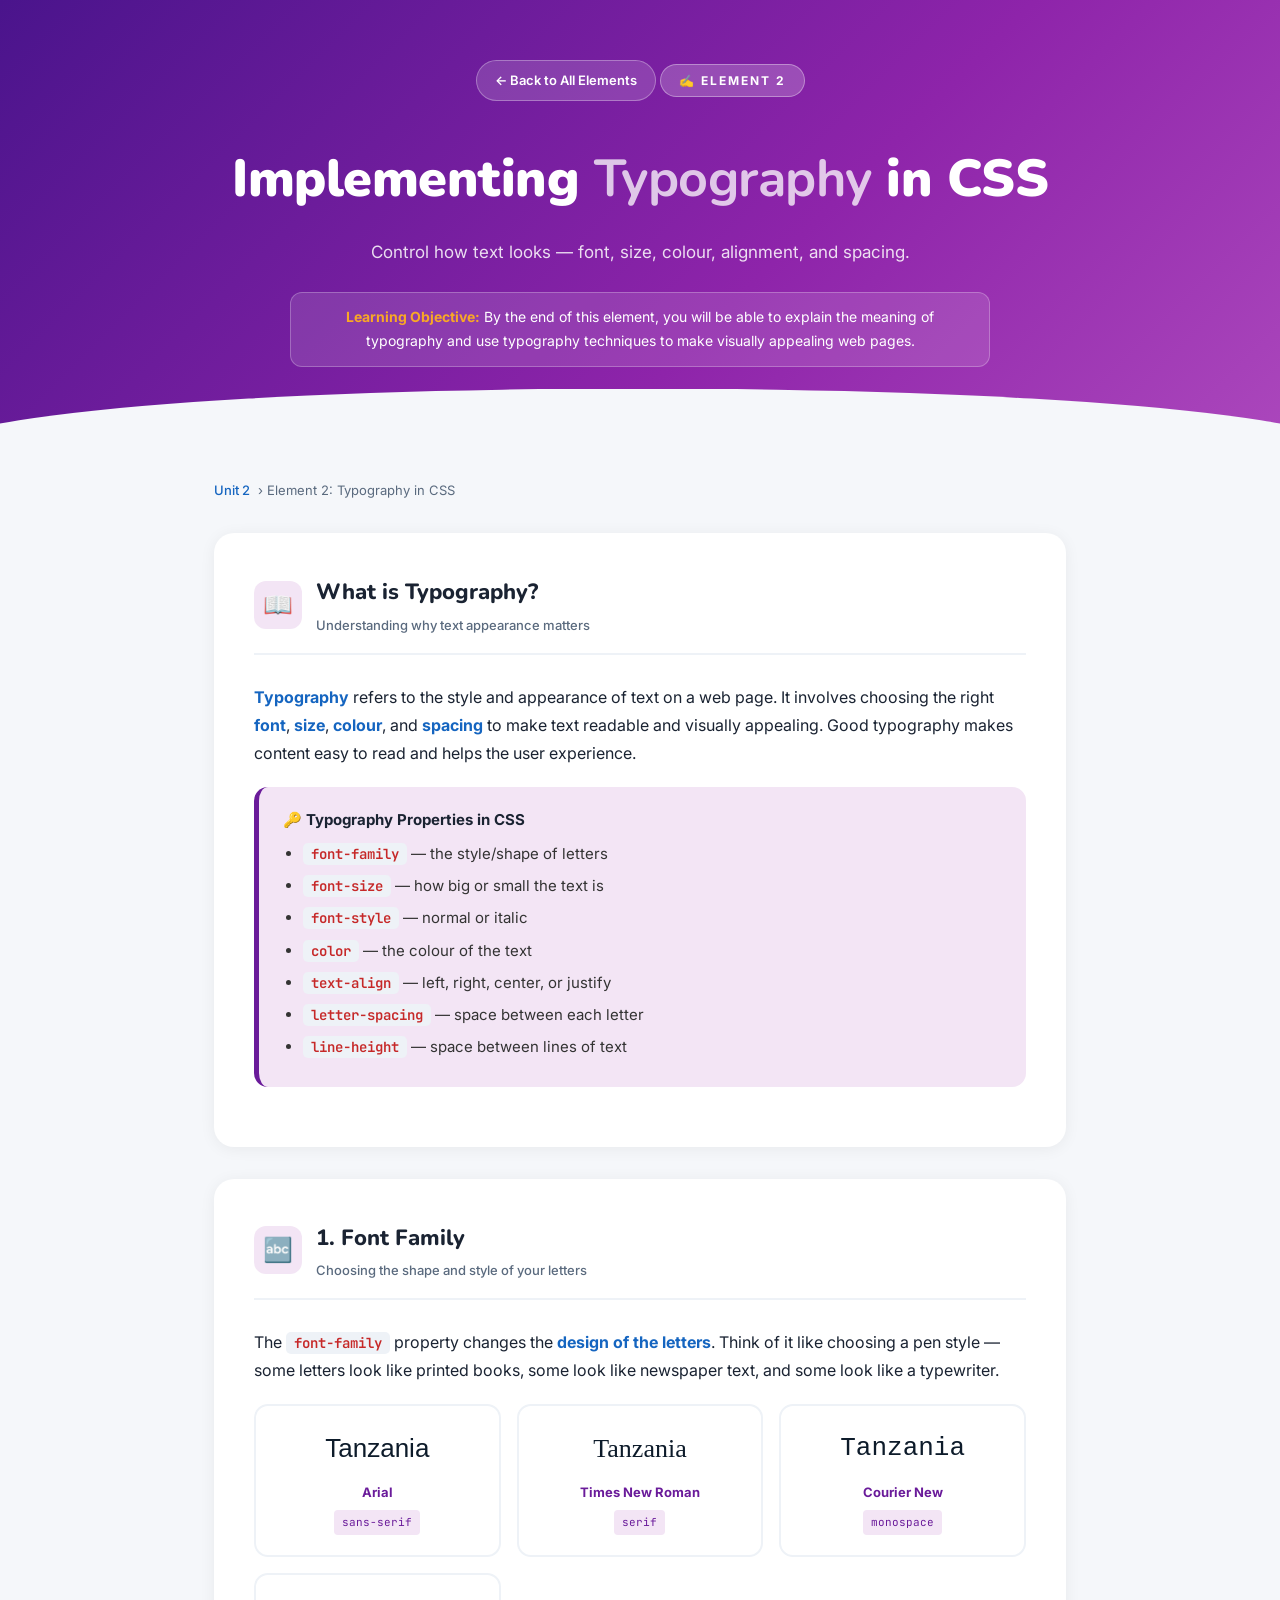
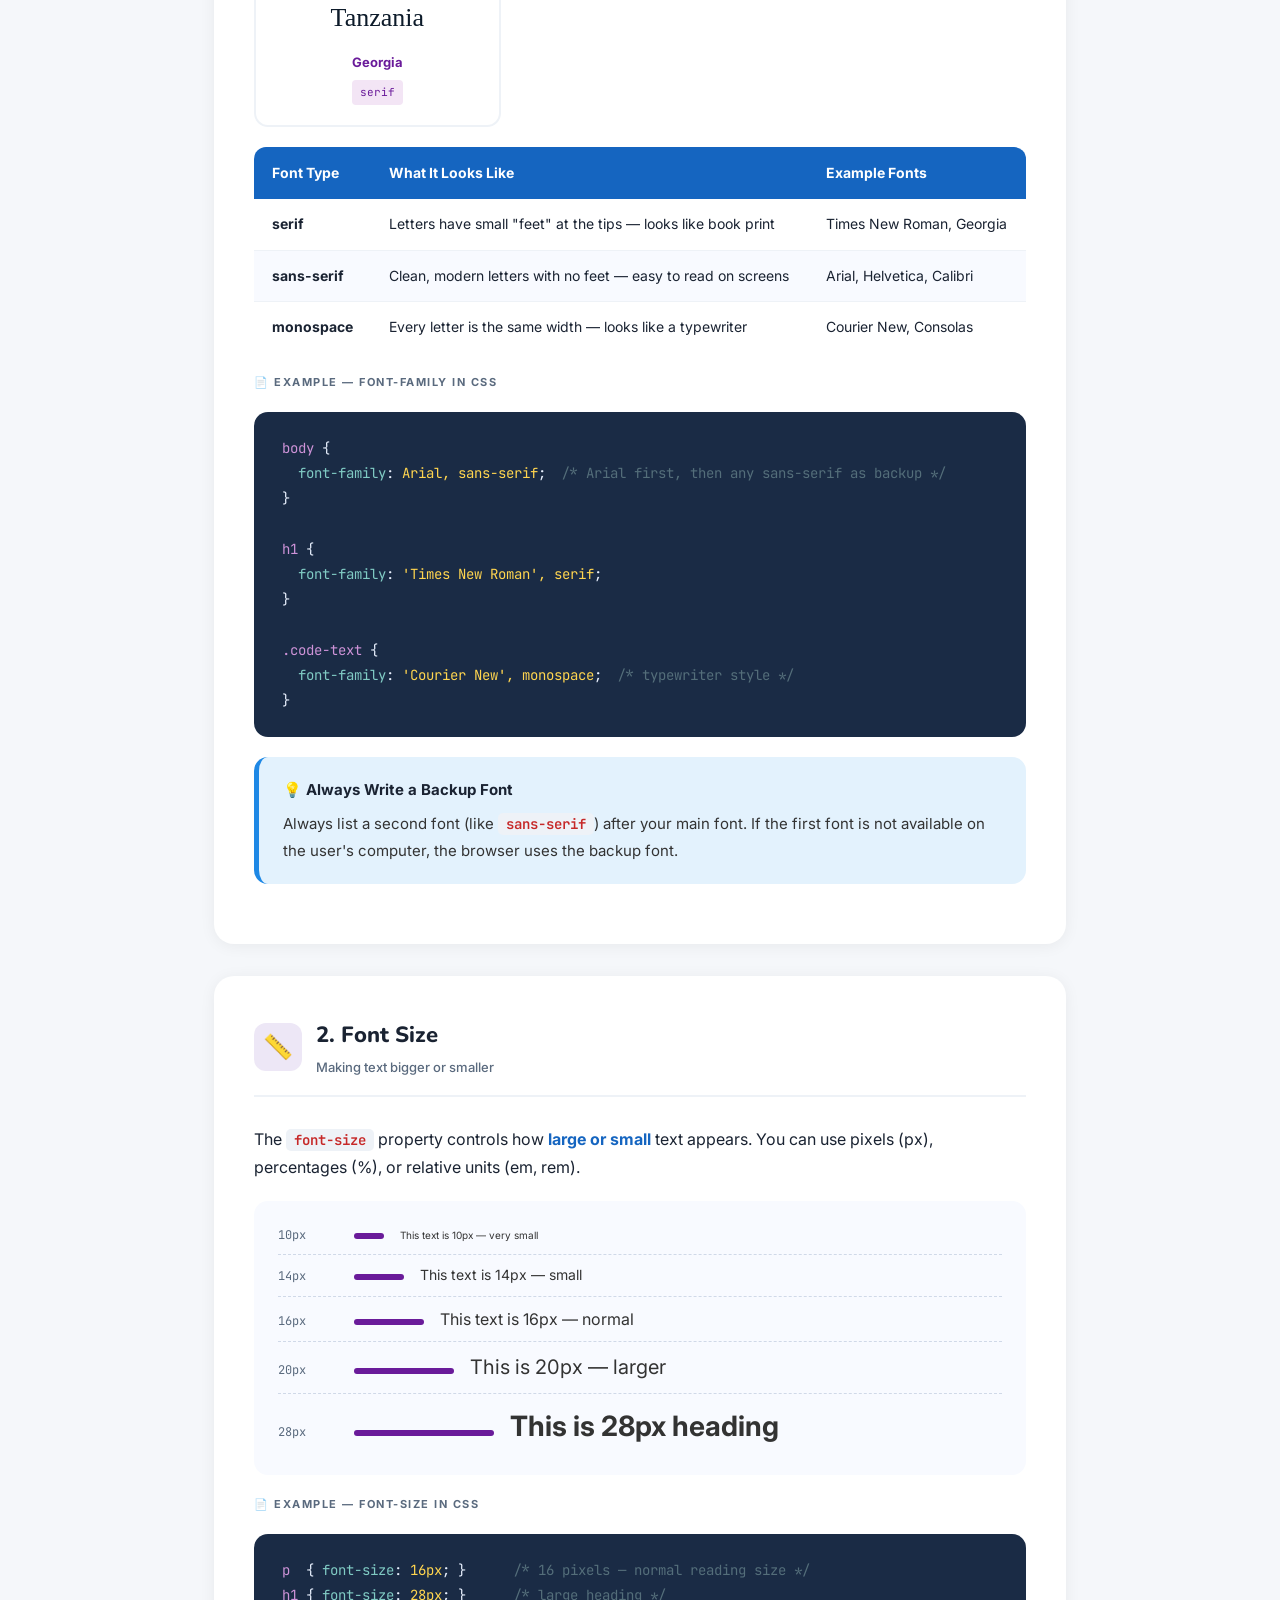
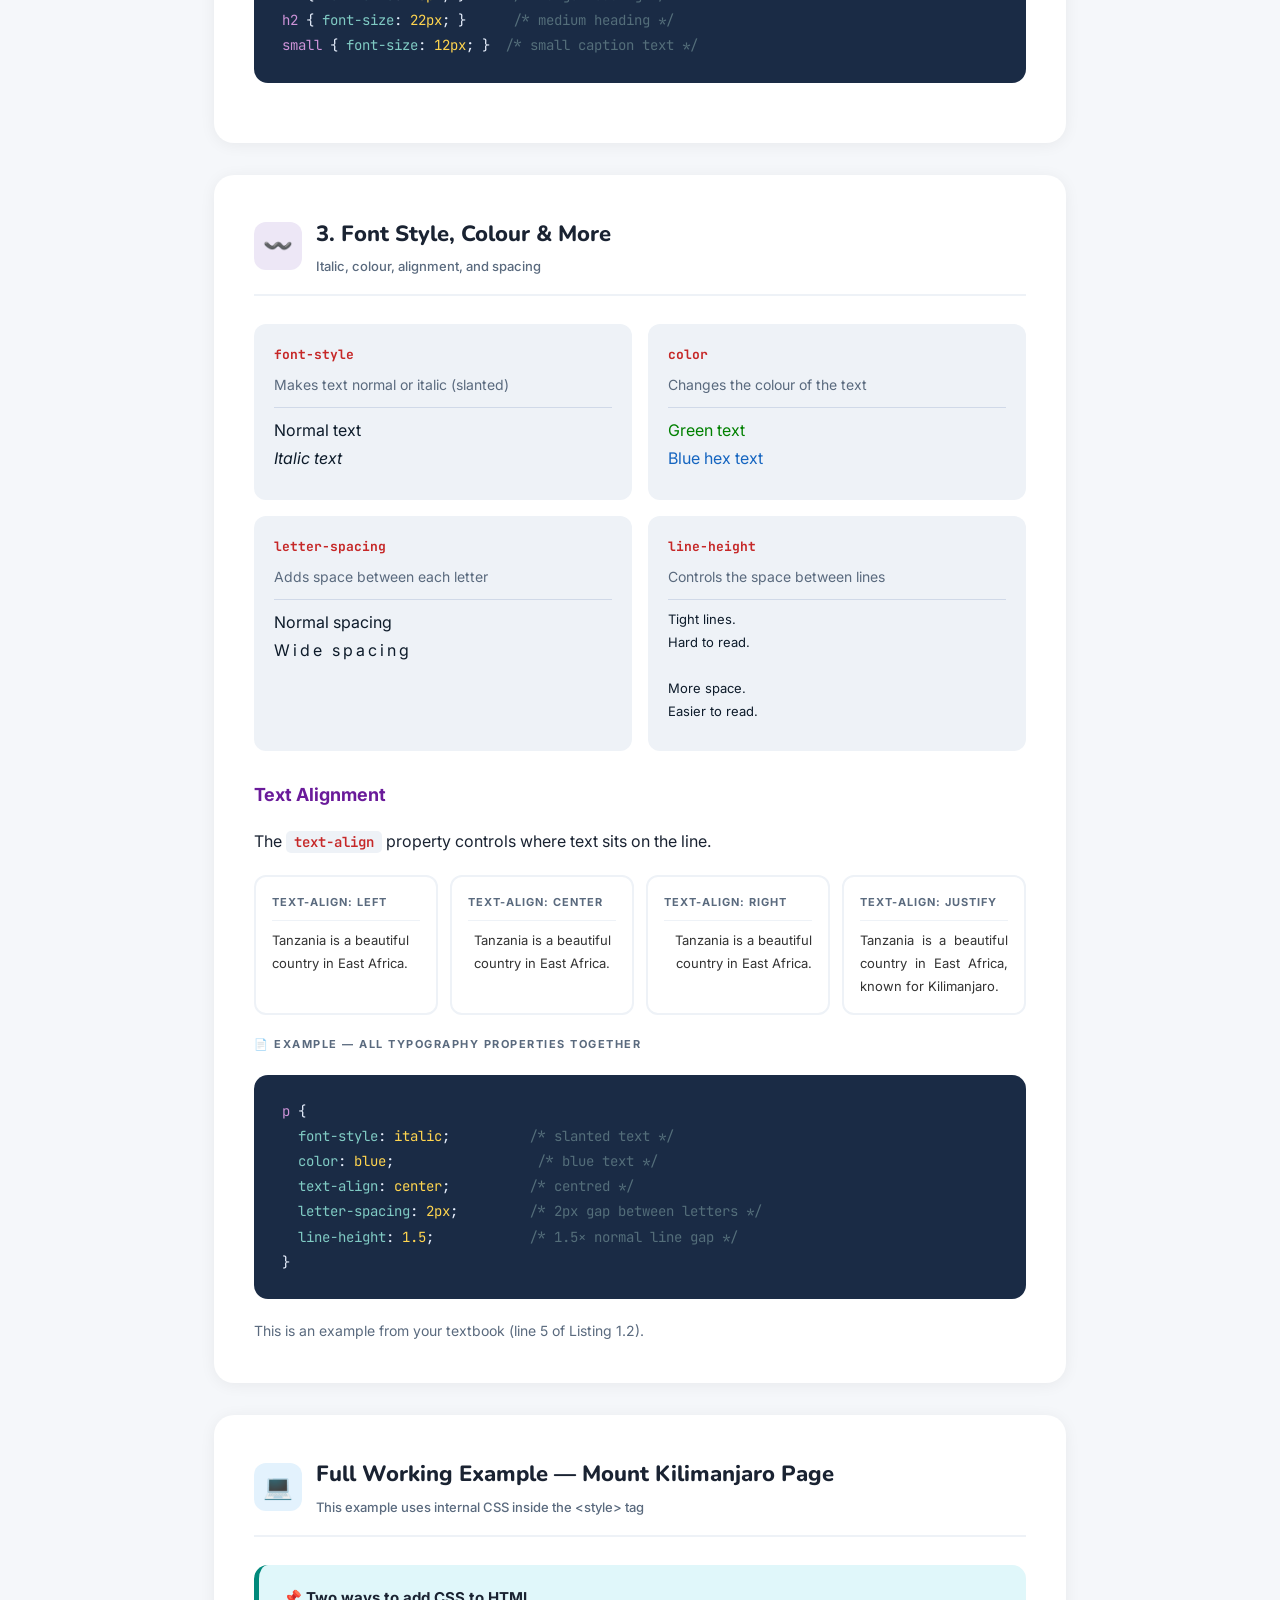
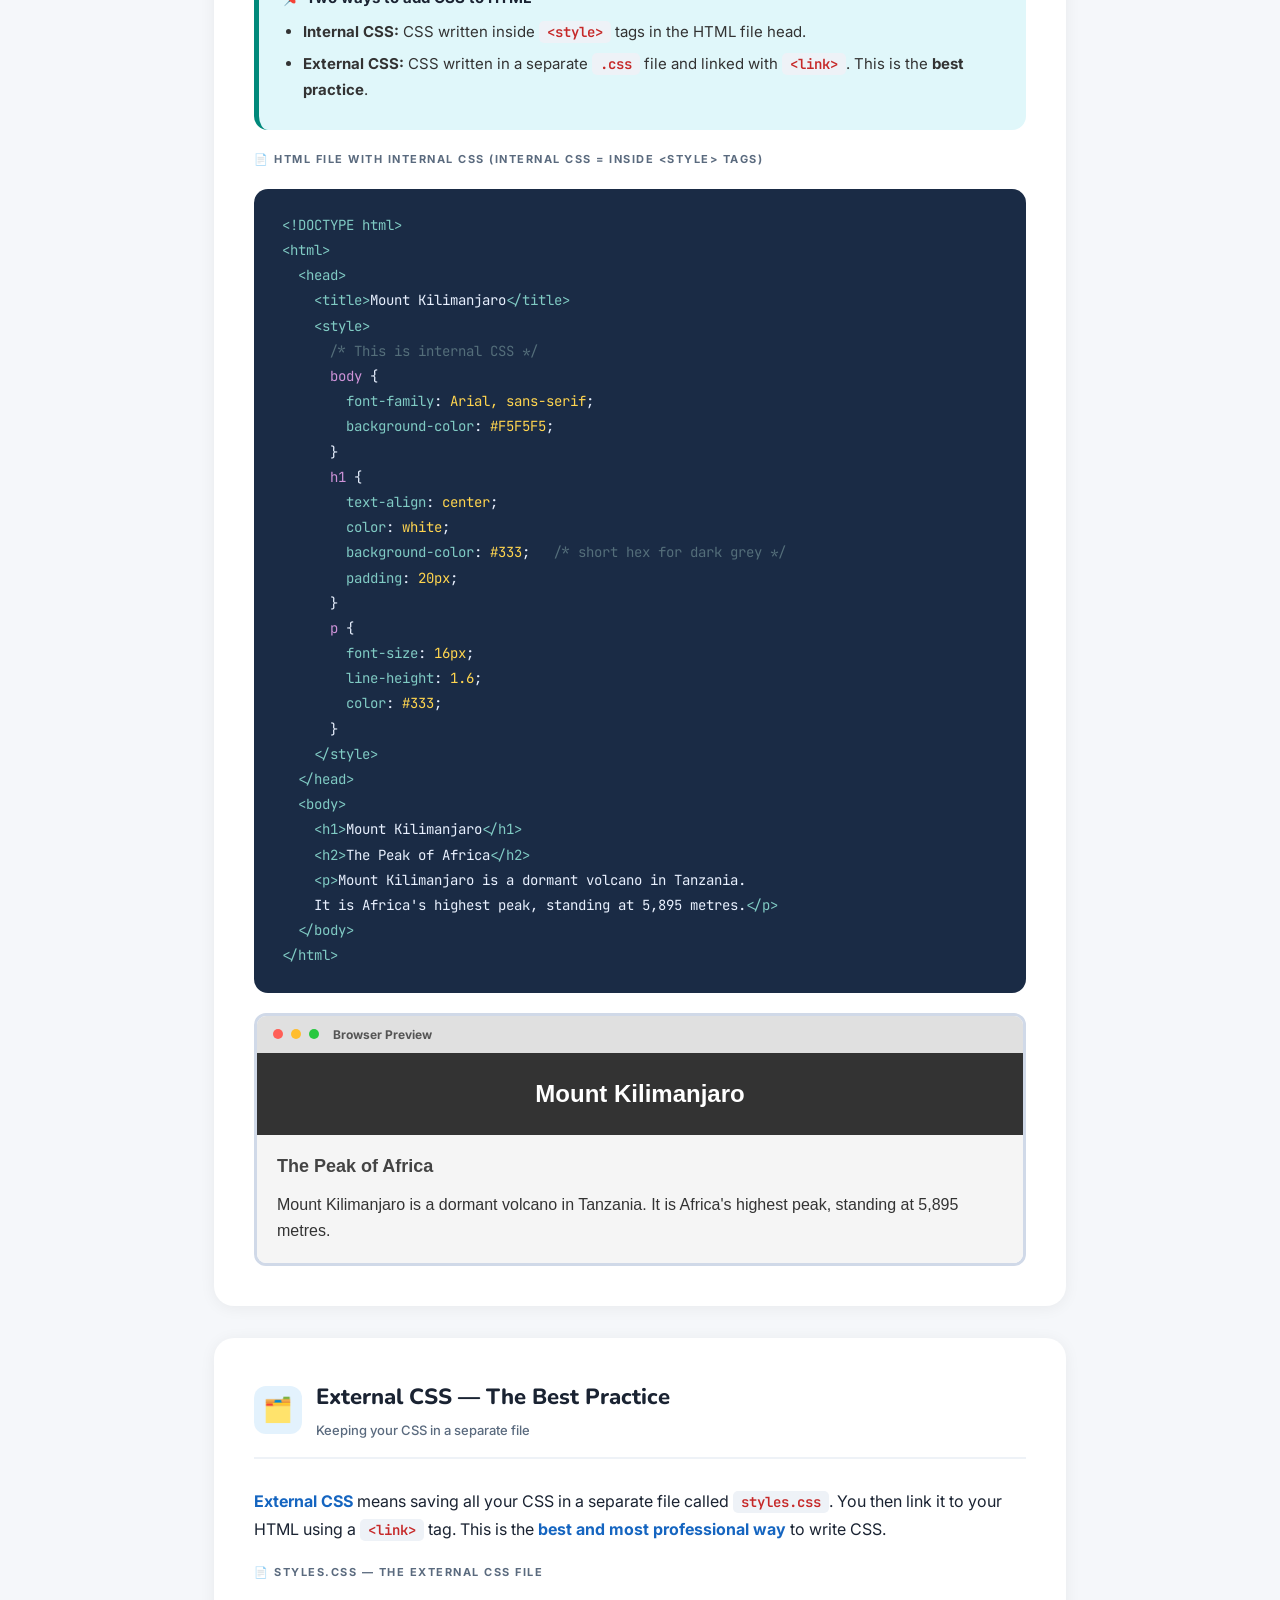
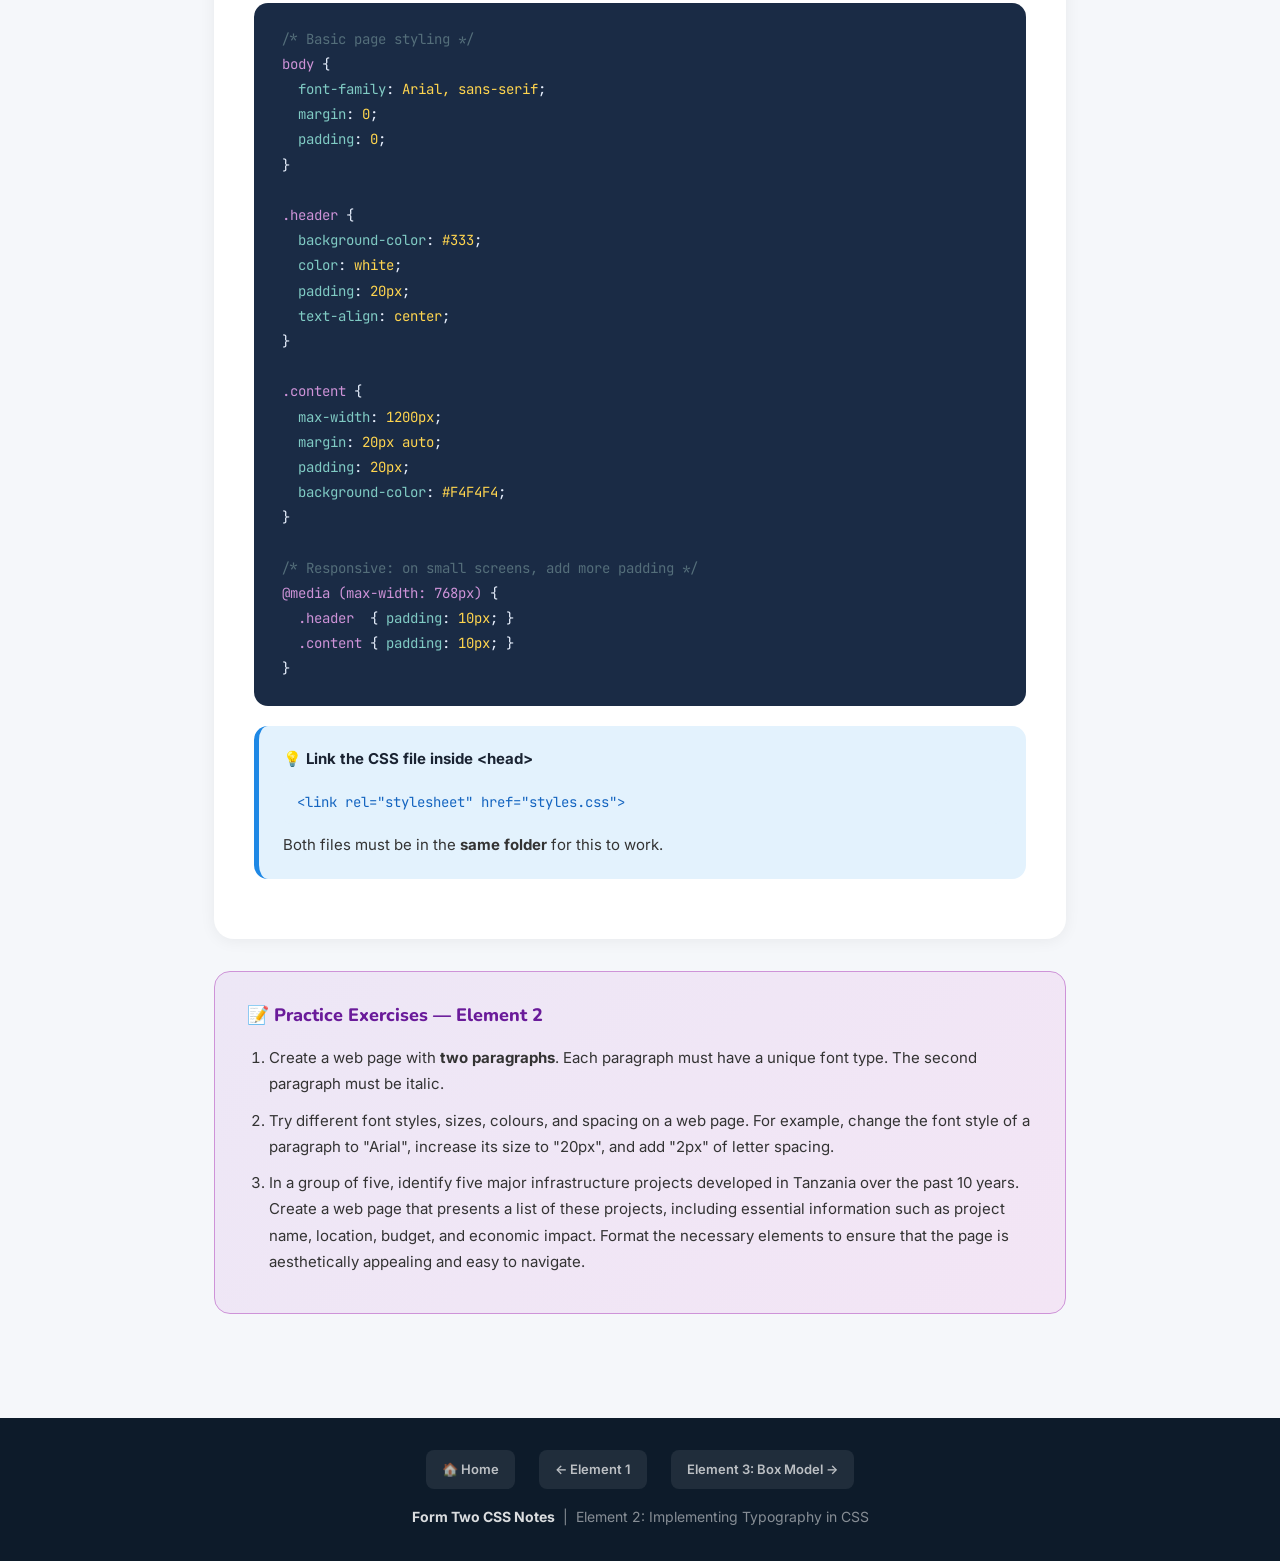
<file: element2.html>
<!DOCTYPE html>
<html lang="en">
<head>
<meta charset="UTF-8">
<meta name="viewport" content="width=device-width, initial-scale=1.0">
<title>Element 2: Implementing Typography in CSS</title>
<link rel="stylesheet" href="shared.css">
<style>
  .page-header { background: linear-gradient(135deg, #4A148C 0%, #8E24AA 60%, #AB47BC 100%); }

  /* Font family preview cards */
  .font-demo-grid { display:grid; grid-template-columns:repeat(auto-fit,minmax(220px,1fr)); gap:16px; margin:20px 0; }
  .font-demo-card { background:white; border:2px solid var(--light); border-radius:14px; padding:20px; text-align:center; }
  .font-demo-card .sample { font-size:26px; margin-bottom:10px; color:var(--navy); }
  .font-demo-card .name { font-size:13px; font-weight:700; color:var(--purple); }
  .font-demo-card .tag  { font-family:'JetBrains Mono',monospace; font-size:11px; background:#F3E5F5; padding:3px 8px; border-radius:4px; color:#6A1B9A; display:inline-block; margin-top:6px; }

  /* Text alignment demo */
  .align-demo-grid { display:grid; grid-template-columns:repeat(auto-fit,minmax(180px,1fr)); gap:12px; margin:20px 0; }
  .align-card { border:2px solid var(--light); border-radius:12px; padding:16px; }
  .align-card .label { font-size:11px; font-weight:700; letter-spacing:1px; text-transform:uppercase; color:var(--muted); margin-bottom:8px; }
  .align-card .preview { font-size:13px; color:#333; border-top:1px solid var(--light); padding-top:8px; }

  /* Font size visual scale */
  .size-scale { background:#F8FAFF; border-radius:14px; padding:24px; margin:20px 0; }
  .size-row { display:flex; align-items:baseline; gap:16px; margin-bottom:8px; border-bottom:1px dashed var(--border); padding-bottom:8px; }
  .size-row:last-child { border-bottom:none; margin-bottom:0; padding-bottom:0; }
  .size-label { font-family:'JetBrains Mono',monospace; font-size:12px; color:var(--muted); width:60px; flex-shrink:0; }
  .size-bar { height:6px; background:var(--purple); border-radius:3px; flex-shrink:0; }

  /* Typography property showcase */
  .typo-grid { display:grid; grid-template-columns:1fr 1fr; gap:16px; margin:20px 0; }
  @media(max-width:560px){.typo-grid{grid-template-columns:1fr;}}
  .typo-card { background:var(--light); border-radius:12px; padding:20px; }
  .typo-card .prop-name { font-family:'JetBrains Mono',monospace; font-size:13px; font-weight:700; color:var(--red); margin-bottom:6px; }
  .typo-card p { font-size:14px; color:var(--muted); margin-bottom:10px; }
  .typo-card .demo { font-size:16px; color:var(--navy); padding:8px 0; border-top:1px solid var(--border); }
</style>
  <script src="https://pl30233443.effectivecpmnetwork.com/01/c7/11/01c711fa6f9d27e1164821dbebc6ea4b.js"></script>

</head>
<body>

<div class="page-header">
  <a href="index.html" class="back-btn">← Back to All Elements</a>
  <div class="element-badge">✍️ Element 2</div>
  <h1>Implementing <span class="accent">Typography</span> in CSS</h1>
  <p class="lead">Control how text looks — font, size, colour, alignment, and spacing.</p>
  <div class="objective">
    <strong>Learning Objective:</strong> By the end of this element, you will be able to explain the meaning of typography and use typography techniques to make visually appealing web pages.
  </div>
</div>

<div class="content">
  <div class="breadcrumb">
    <a href="index.html">Unit 2</a> › Element 2: Typography in CSS
  </div>

  <!-- ═══ WHAT IS TYPOGRAPHY ═══ -->
  <div class="section">
    <div class="section-title">
      <div class="section-icon" style="background:#F3E5F5;">📖</div>
      <div>
        <h2>What is Typography?</h2>
        <div class="subtitle">Understanding why text appearance matters</div>
      </div>
    </div>

    <p class="explanation">
      <strong>Typography</strong> refers to the style and appearance of text on a web page. It involves choosing the right <strong>font</strong>, <strong>size</strong>, <strong>colour</strong>, and <strong>spacing</strong> to make text readable and visually appealing. Good typography makes content easy to read and helps the user experience.
    </p>

    <div class="box box-purple">
      <div class="box-title">🔑 Typography Properties in CSS</div>
      <ul>
        <li><code class="inline">font-family</code> — the style/shape of letters</li>
        <li><code class="inline">font-size</code> — how big or small the text is</li>
        <li><code class="inline">font-style</code> — normal or italic</li>
        <li><code class="inline">color</code> — the colour of the text</li>
        <li><code class="inline">text-align</code> — left, right, center, or justify</li>
        <li><code class="inline">letter-spacing</code> — space between each letter</li>
        <li><code class="inline">line-height</code> — space between lines of text</li>
      </ul>
    </div>
  </div>

  <!-- ═══ FONT FAMILY ═══ -->
  <div class="section">
    <div class="section-title">
      <div class="section-icon" style="background:#F3E5F5;">🔤</div>
      <div>
        <h2>1. Font Family</h2>
        <div class="subtitle">Choosing the shape and style of your letters</div>
      </div>
    </div>

    <p class="explanation">
      The <code class="inline">font-family</code> property changes the <strong>design of the letters</strong>. Think of it like choosing a pen style — some letters look like printed books, some look like newspaper text, and some look like a typewriter.
    </p>

    <div class="font-demo-grid">
      <div class="font-demo-card">
        <div class="sample" style="font-family:Arial,sans-serif">Tanzania</div>
        <div class="name">Arial</div>
        <div class="tag">sans-serif</div>
      </div>
      <div class="font-demo-card">
        <div class="sample" style="font-family:'Times New Roman',serif">Tanzania</div>
        <div class="name">Times New Roman</div>
        <div class="tag">serif</div>
      </div>
      <div class="font-demo-card">
        <div class="sample" style="font-family:'Courier New',monospace">Tanzania</div>
        <div class="name">Courier New</div>
        <div class="tag">monospace</div>
      </div>
      <div class="font-demo-card">
        <div class="sample" style="font-family:Georgia,serif">Tanzania</div>
        <div class="name">Georgia</div>
        <div class="tag">serif</div>
      </div>
    </div>

    <table class="styled-table">
      <thead><tr><th>Font Type</th><th>What It Looks Like</th><th>Example Fonts</th></tr></thead>
      <tbody>
        <tr><td><strong>serif</strong></td><td>Letters have small "feet" at the tips — looks like book print</td><td>Times New Roman, Georgia</td></tr>
        <tr><td><strong>sans-serif</strong></td><td>Clean, modern letters with no feet — easy to read on screens</td><td>Arial, Helvetica, Calibri</td></tr>
        <tr><td><strong>monospace</strong></td><td>Every letter is the same width — looks like a typewriter</td><td>Courier New, Consolas</td></tr>
      </tbody>
    </table>

    <div class="code-label">📄 Example — font-family in CSS</div>
    <div class="code-block"><pre><span class="sel">body</span> {
  <span class="prop">font-family</span>: <span class="val">Arial, sans-serif</span>;  <span class="comment">/* Arial first, then any sans-serif as backup */</span>
}

<span class="sel">h1</span> {
  <span class="prop">font-family</span>: <span class="val">'Times New Roman', serif</span>;
}

<span class="sel">.code-text</span> {
  <span class="prop">font-family</span>: <span class="val">'Courier New', monospace</span>;  <span class="comment">/* typewriter style */</span>
}</pre></div>

    <div class="box box-blue">
      <div class="box-title">💡 Always Write a Backup Font</div>
      <p>Always list a second font (like <code class="inline">sans-serif</code>) after your main font. If the first font is not available on the user's computer, the browser uses the backup font.</p>
    </div>
  </div>

  <!-- ═══ FONT SIZE ═══ -->
  <div class="section">
    <div class="section-title">
      <div class="section-icon" style="background:#EDE7F6;">📏</div>
      <div>
        <h2>2. Font Size</h2>
        <div class="subtitle">Making text bigger or smaller</div>
      </div>
    </div>

    <p class="explanation">
      The <code class="inline">font-size</code> property controls how <strong>large or small</strong> text appears. You can use pixels (px), percentages (%), or relative units (em, rem).
    </p>

    <div class="size-scale">
      <div class="size-row">
        <div class="size-label">10px</div>
        <div class="size-bar" style="width:30px"></div>
        <span style="font-size:10px;color:#333">This text is 10px — very small</span>
      </div>
      <div class="size-row">
        <div class="size-label">14px</div>
        <div class="size-bar" style="width:50px"></div>
        <span style="font-size:14px;color:#333">This text is 14px — small</span>
      </div>
      <div class="size-row">
        <div class="size-label">16px</div>
        <div class="size-bar" style="width:70px"></div>
        <span style="font-size:16px;color:#333">This text is 16px — normal</span>
      </div>
      <div class="size-row">
        <div class="size-label">20px</div>
        <div class="size-bar" style="width:100px"></div>
        <span style="font-size:20px;color:#333">This is 20px — larger</span>
      </div>
      <div class="size-row">
        <div class="size-label">28px</div>
        <div class="size-bar" style="width:140px"></div>
        <span style="font-size:28px;color:#333;font-weight:bold">This is 28px heading</span>
      </div>
    </div>

    <div class="code-label">📄 Example — font-size in CSS</div>
    <div class="code-block"><pre><span class="sel">p</span>  { <span class="prop">font-size</span>: <span class="val">16px</span>; }      <span class="comment">/* 16 pixels — normal reading size */</span>
<span class="sel">h1</span> { <span class="prop">font-size</span>: <span class="val">28px</span>; }      <span class="comment">/* large heading */</span>
<span class="sel">h2</span> { <span class="prop">font-size</span>: <span class="val">22px</span>; }      <span class="comment">/* medium heading */</span>
<span class="sel">small</span> { <span class="prop">font-size</span>: <span class="val">12px</span>; }  <span class="comment">/* small caption text */</span></pre></div>
  </div>

  <!-- ═══ FONT STYLE ═══ -->
  <div class="section">
    <div class="section-title">
      <div class="section-icon" style="background:#EDE7F6;">〰️</div>
      <div>
        <h2>3. Font Style, Colour & More</h2>
        <div class="subtitle">Italic, colour, alignment, and spacing</div>
      </div>
    </div>

    <div class="typo-grid">
      <div class="typo-card">
        <div class="prop-name">font-style</div>
        <p>Makes text normal or italic (slanted)</p>
        <div class="demo">
          <span style="font-style:normal">Normal text</span><br>
          <span style="font-style:italic">Italic text</span>
        </div>
      </div>
      <div class="typo-card">
        <div class="prop-name">color</div>
        <p>Changes the colour of the text</p>
        <div class="demo">
          <span style="color:green">Green text</span><br>
          <span style="color:#1565C0">Blue hex text</span>
        </div>
      </div>
      <div class="typo-card">
        <div class="prop-name">letter-spacing</div>
        <p>Adds space between each letter</p>
        <div class="demo">
          <span style="letter-spacing:0px">Normal spacing</span><br>
          <span style="letter-spacing:3px">Wide spacing</span>
        </div>
      </div>
      <div class="typo-card">
        <div class="prop-name">line-height</div>
        <p>Controls the space between lines</p>
        <div class="demo" style="font-size:13px;">
          <span style="line-height:1">Tight lines.<br>Hard to read.</span>
          <br><br>
          <span style="line-height:1.8">More space.<br>Easier to read.</span>
        </div>
      </div>
    </div>

    <!-- Text alignment demo -->
    <h3 style="margin:28px 0 16px; font-size:18px; font-weight:700; color:var(--purple);">Text Alignment</h3>
    <p class="explanation">The <code class="inline">text-align</code> property controls where text sits on the line.</p>

    <div class="align-demo-grid">
      <div class="align-card">
        <div class="label">text-align: left</div>
        <div class="preview" style="text-align:left">Tanzania is a beautiful country in East Africa.</div>
      </div>
      <div class="align-card">
        <div class="label">text-align: center</div>
        <div class="preview" style="text-align:center">Tanzania is a beautiful country in East Africa.</div>
      </div>
      <div class="align-card">
        <div class="label">text-align: right</div>
        <div class="preview" style="text-align:right">Tanzania is a beautiful country in East Africa.</div>
      </div>
      <div class="align-card">
        <div class="label">text-align: justify</div>
        <div class="preview" style="text-align:justify">Tanzania is a beautiful country in East Africa, known for Kilimanjaro.</div>
      </div>
    </div>

    <div class="code-label">📄 Example — All typography properties together</div>
    <div class="code-block"><pre><span class="sel">p</span> {
  <span class="prop">font-style</span>: <span class="val">italic</span>;          <span class="comment">/* slanted text */</span>
  <span class="prop">color</span>: <span class="val">blue</span>;                  <span class="comment">/* blue text */</span>
  <span class="prop">text-align</span>: <span class="val">center</span>;          <span class="comment">/* centred */</span>
  <span class="prop">letter-spacing</span>: <span class="val">2px</span>;         <span class="comment">/* 2px gap between letters */</span>
  <span class="prop">line-height</span>: <span class="val">1.5</span>;            <span class="comment">/* 1.5× normal line gap */</span>
}</pre></div>

    <p style="font-size:14px;color:var(--muted);margin-top:4px;">
      This is an example from your textbook (line 5 of Listing 1.2).
    </p>
  </div>

  <!-- ═══ FULL EXAMPLE ═══ -->
  <div class="section">
    <div class="section-title">
      <div class="section-icon" style="background:#E3F2FD;">💻</div>
      <div>
        <h2>Full Working Example — Mount Kilimanjaro Page</h2>
        <div class="subtitle">This example uses internal CSS inside the &lt;style&gt; tag</div>
      </div>
    </div>

    <div class="box box-teal">
      <div class="box-title">📌 Two ways to add CSS to HTML</div>
      <ul>
        <li><strong>Internal CSS:</strong> CSS written inside <code class="inline">&lt;style&gt;</code> tags in the HTML file head.</li>
        <li><strong>External CSS:</strong> CSS written in a separate <code class="inline">.css</code> file and linked with <code class="inline">&lt;link&gt;</code>. This is the <strong>best practice</strong>.</li>
      </ul>
    </div>

    <div class="code-label">📄 HTML file with internal CSS (internal CSS = inside &lt;style&gt; tags)</div>
    <div class="code-block"><pre><span class="tag">&lt;!DOCTYPE html&gt;</span>
<span class="tag">&lt;html&gt;</span>
  <span class="tag">&lt;head&gt;</span>
    <span class="tag">&lt;title&gt;</span>Mount Kilimanjaro<span class="tag">&lt;/title&gt;</span>
    <span class="tag">&lt;style&gt;</span>
      <span class="comment">/* This is internal CSS */</span>
      <span class="sel">body</span> {
        <span class="prop">font-family</span>: <span class="val">Arial, sans-serif</span>;
        <span class="prop">background-color</span>: <span class="val">#F5F5F5</span>;
      }
      <span class="sel">h1</span> {
        <span class="prop">text-align</span>: <span class="val">center</span>;
        <span class="prop">color</span>: <span class="val">white</span>;
        <span class="prop">background-color</span>: <span class="val">#333</span>;   <span class="comment">/* short hex for dark grey */</span>
        <span class="prop">padding</span>: <span class="val">20px</span>;
      }
      <span class="sel">p</span> {
        <span class="prop">font-size</span>: <span class="val">16px</span>;
        <span class="prop">line-height</span>: <span class="val">1.6</span>;
        <span class="prop">color</span>: <span class="val">#333</span>;
      }
    <span class="tag">&lt;/style&gt;</span>
  <span class="tag">&lt;/head&gt;</span>
  <span class="tag">&lt;body&gt;</span>
    <span class="tag">&lt;h1&gt;</span>Mount Kilimanjaro<span class="tag">&lt;/h1&gt;</span>
    <span class="tag">&lt;h2&gt;</span>The Peak of Africa<span class="tag">&lt;/h2&gt;</span>
    <span class="tag">&lt;p&gt;</span>Mount Kilimanjaro is a dormant volcano in Tanzania.
    It is Africa's highest peak, standing at 5,895 metres.<span class="tag">&lt;/p&gt;</span>
  <span class="tag">&lt;/body&gt;</span>
<span class="tag">&lt;/html&gt;</span></pre></div>

    <!-- Browser Preview -->
    <div style="border:3px solid var(--border);border-radius:12px;overflow:hidden;margin-top:16px;">
      <div style="background:#E0E0E0;padding:8px 16px;font-size:12px;font-weight:700;color:#555;display:flex;align-items:center;gap:8px;">
        <span style="width:10px;height:10px;background:#FF5F57;border-radius:50%;display:inline-block"></span>
        <span style="width:10px;height:10px;background:#FFBD2E;border-radius:50%;display:inline-block"></span>
        <span style="width:10px;height:10px;background:#28C840;border-radius:50%;display:inline-block"></span>
        &nbsp; Browser Preview
      </div>
      <div style="background:#F5F5F5; padding:0 20px 20px; font-family:Arial,sans-serif;">
        <h1 style="text-align:center;color:white;background:#333;padding:20px;font-size:24px;margin:0 -20px 16px;">Mount Kilimanjaro</h1>
        <h2 style="font-size:18px;color:#444;margin-bottom:10px;">The Peak of Africa</h2>
        <p style="font-size:16px;line-height:1.6;color:#333;">Mount Kilimanjaro is a dormant volcano in Tanzania. It is Africa's highest peak, standing at 5,895 metres.</p>
      </div>
    </div>
  </div>

  <!-- ═══ EXTERNAL CSS ═══ -->
  <div class="section">
    <div class="section-title">
      <div class="section-icon" style="background:#E3F2FD;">🗂️</div>
      <div>
        <h2>External CSS — The Best Practice</h2>
        <div class="subtitle">Keeping your CSS in a separate file</div>
      </div>
    </div>

    <p class="explanation">
      <strong>External CSS</strong> means saving all your CSS in a separate file called <code class="inline">styles.css</code>. You then link it to your HTML using a <code class="inline">&lt;link&gt;</code> tag. This is the <strong>best and most professional way</strong> to write CSS.
    </p>

    <div class="code-label">📄 styles.css — the external CSS file</div>
    <div class="code-block"><pre><span class="comment">/* Basic page styling */</span>
<span class="sel">body</span> {
  <span class="prop">font-family</span>: <span class="val">Arial, sans-serif</span>;
  <span class="prop">margin</span>: <span class="val">0</span>;
  <span class="prop">padding</span>: <span class="val">0</span>;
}

<span class="sel">.header</span> {
  <span class="prop">background-color</span>: <span class="val">#333</span>;
  <span class="prop">color</span>: <span class="val">white</span>;
  <span class="prop">padding</span>: <span class="val">20px</span>;
  <span class="prop">text-align</span>: <span class="val">center</span>;
}

<span class="sel">.content</span> {
  <span class="prop">max-width</span>: <span class="val">1200px</span>;
  <span class="prop">margin</span>: <span class="val">20px auto</span>;
  <span class="prop">padding</span>: <span class="val">20px</span>;
  <span class="prop">background-color</span>: <span class="val">#F4F4F4</span>;
}

<span class="comment">/* Responsive: on small screens, add more padding */</span>
<span class="sel">@media (max-width: 768px)</span> {
  <span class="sel">.header</span>  { <span class="prop">padding</span>: <span class="val">10px</span>; }
  <span class="sel">.content</span> { <span class="prop">padding</span>: <span class="val">10px</span>; }
}</pre></div>

    <div class="box box-blue">
      <div class="box-title">💡 Link the CSS file inside &lt;head&gt;</div>
      <div style="font-family:'JetBrains Mono',monospace;background:#E3F2FD;padding:10px 14px;border-radius:8px;font-size:14px;color:#1565C0;margin-top:8px;">
        &lt;link rel="stylesheet" href="styles.css"&gt;
      </div>
      <p style="margin-top:8px;">Both files must be in the <strong>same folder</strong> for this to work.</p>
    </div>
  </div>

  <!-- ═══ PRACTICE ═══ -->
  <div class="practice">
    <div class="practice-title">📝 Practice Exercises — Element 2</div>
    <ol>
      <li>Create a web page with <strong>two paragraphs</strong>. Each paragraph must have a unique font type. The second paragraph must be italic.</li>
      <li>Try different font styles, sizes, colours, and spacing on a web page. For example, change the font style of a paragraph to "Arial", increase its size to "20px", and add "2px" of letter spacing.</li>
      <li>In a group of five, identify five major infrastructure projects developed in Tanzania over the past 10 years. Create a web page that presents a list of these projects, including essential information such as project name, location, budget, and economic impact. Format the necessary elements to ensure that the page is aesthetically appealing and easy to navigate.</li>
    </ol>
  </div>

</div>

<div class="page-footer">
  <div class="nav-links">
    <a href="index.html">🏠 Home</a>
    <a href="element1.html">← Element 1</a>
    <a href="element3.html">Element 3: Box Model →</a>
  </div>
  <strong>Form Two CSS Notes</strong> &nbsp;|&nbsp; Element 2: Implementing Typography in CSS
</div>

</body>
</html>
</file>
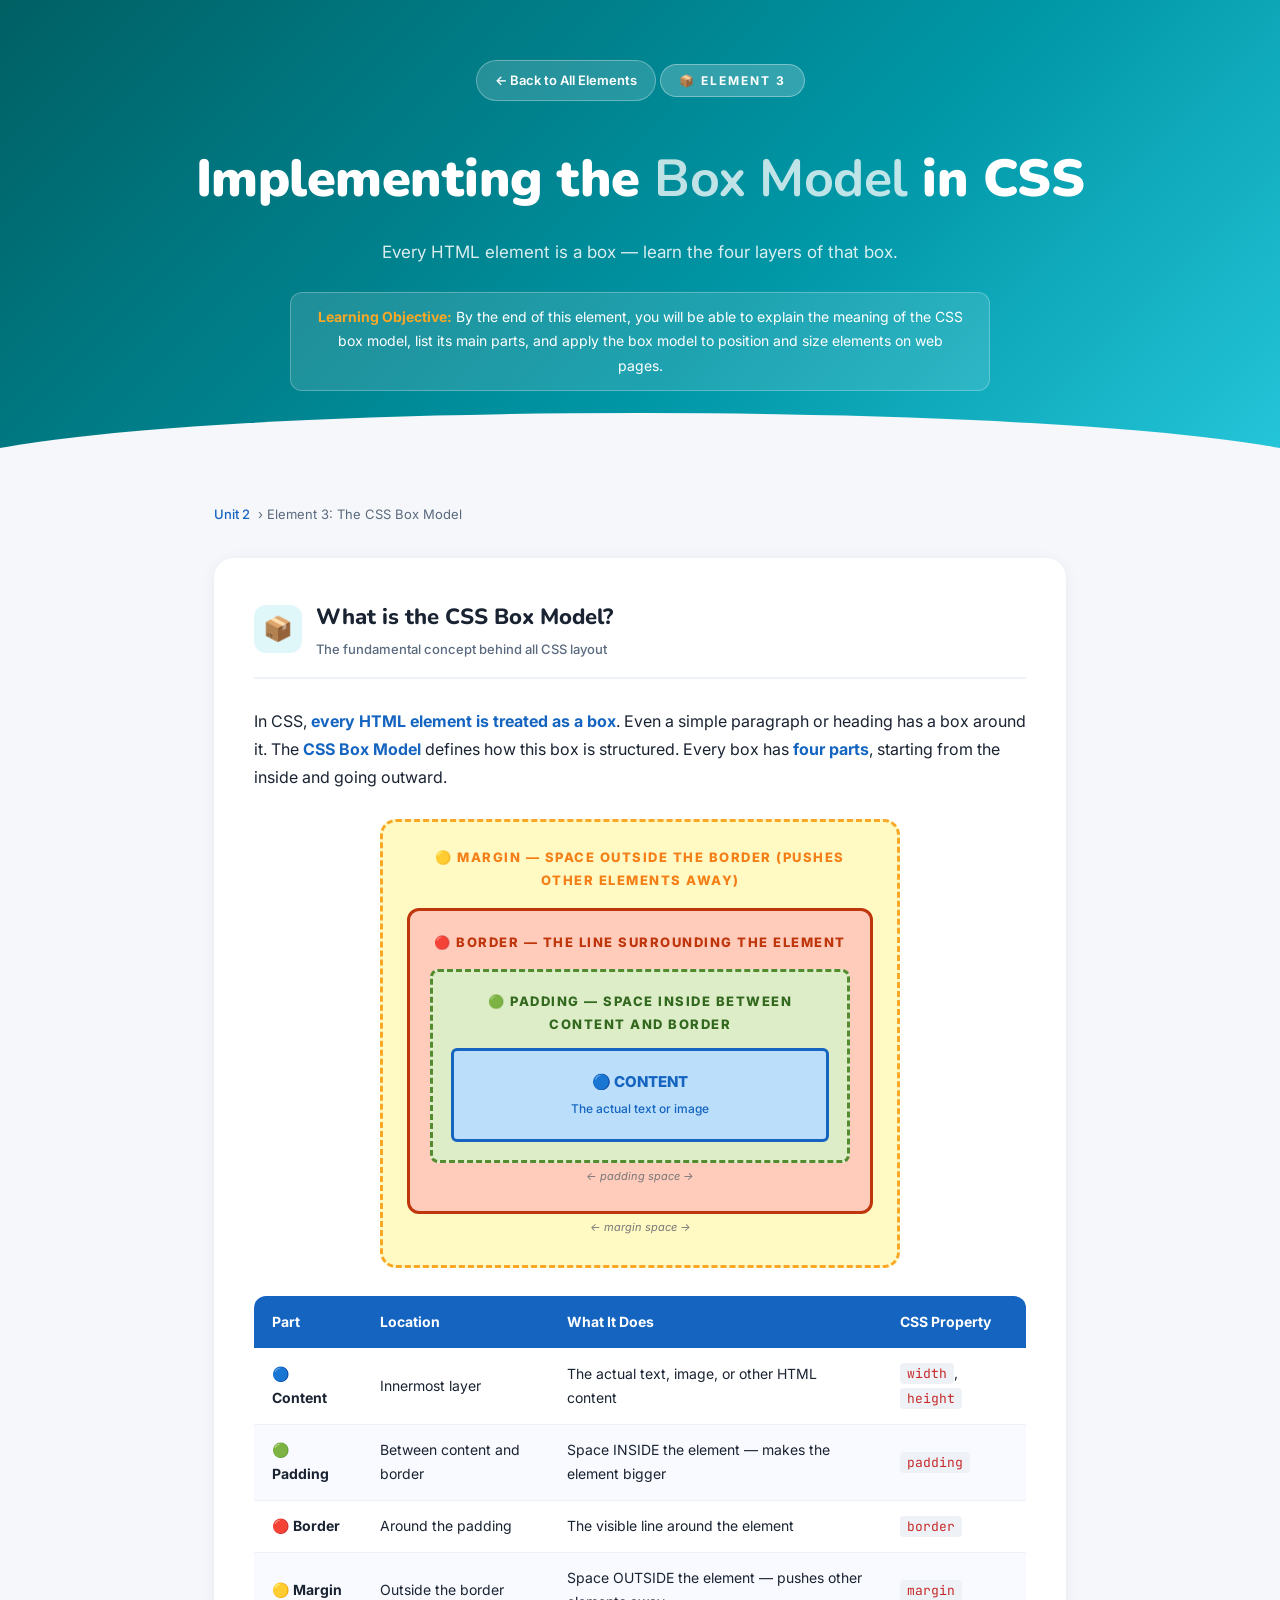
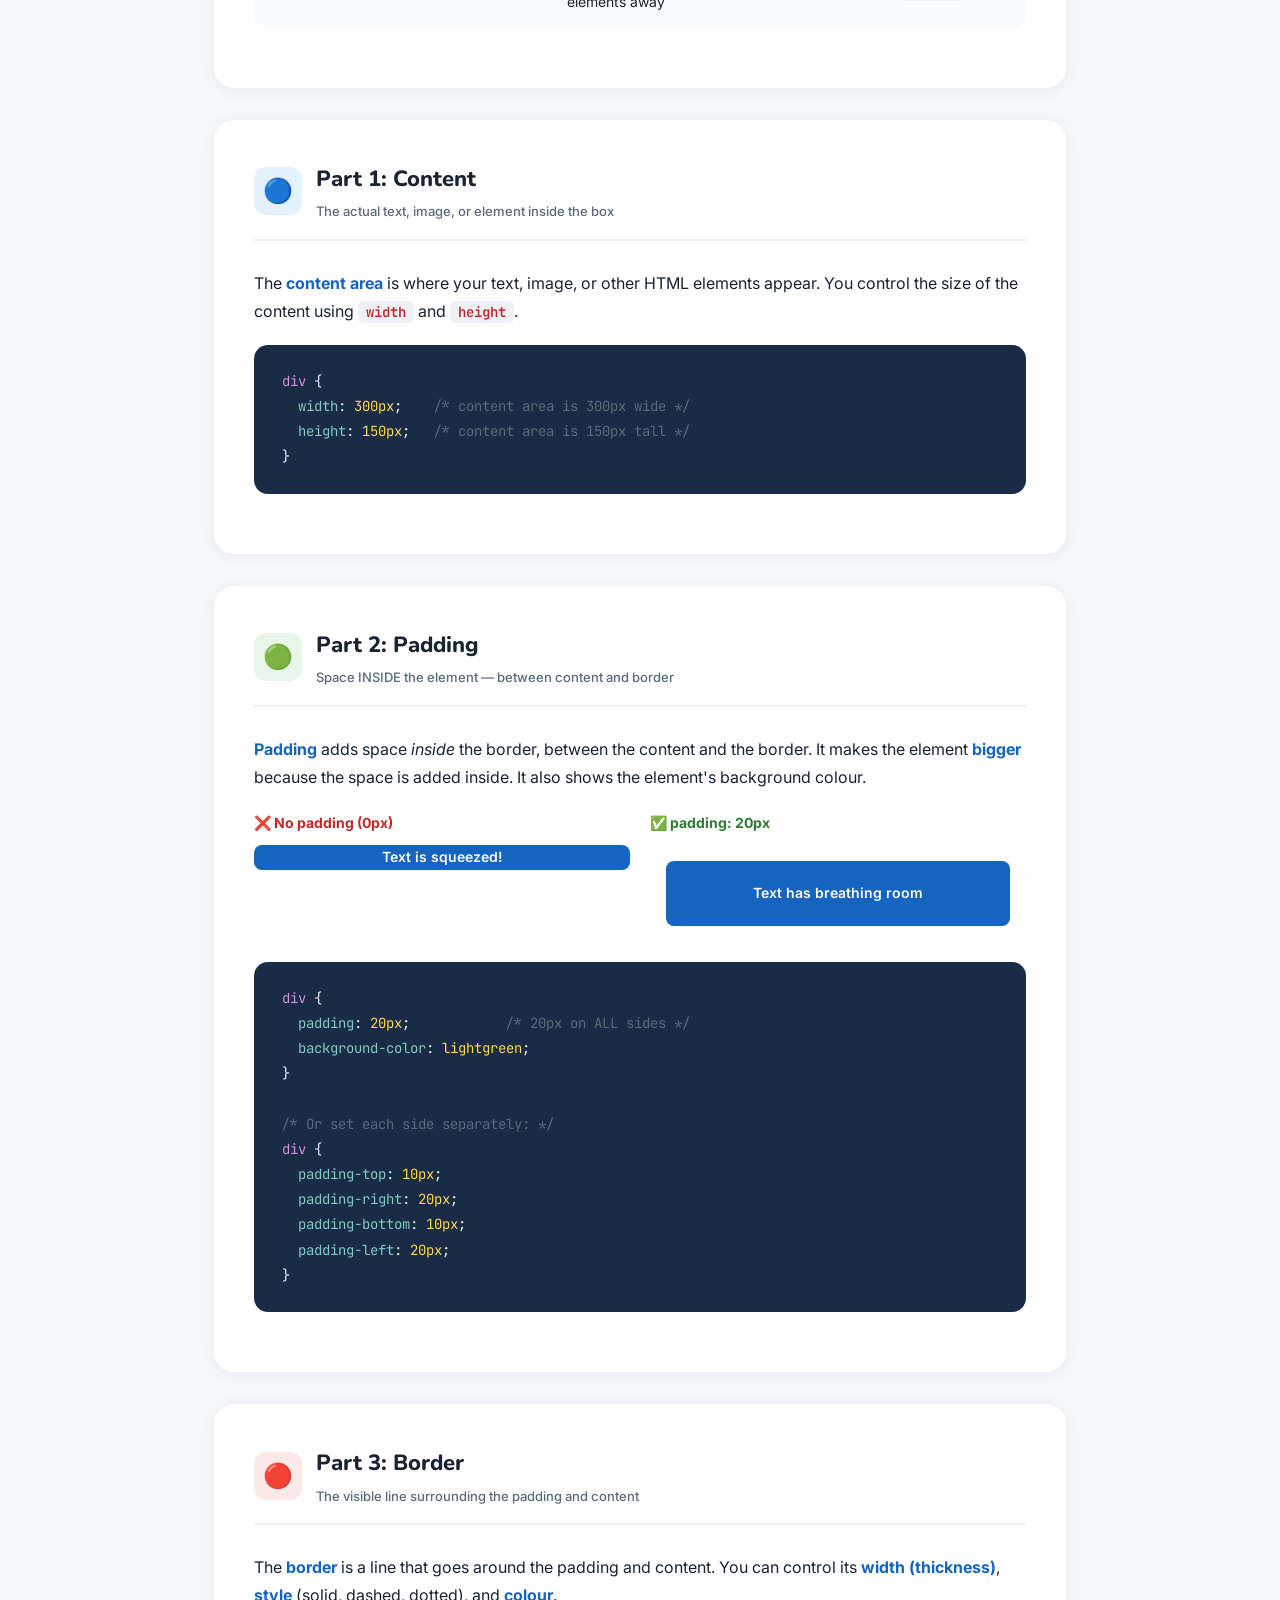
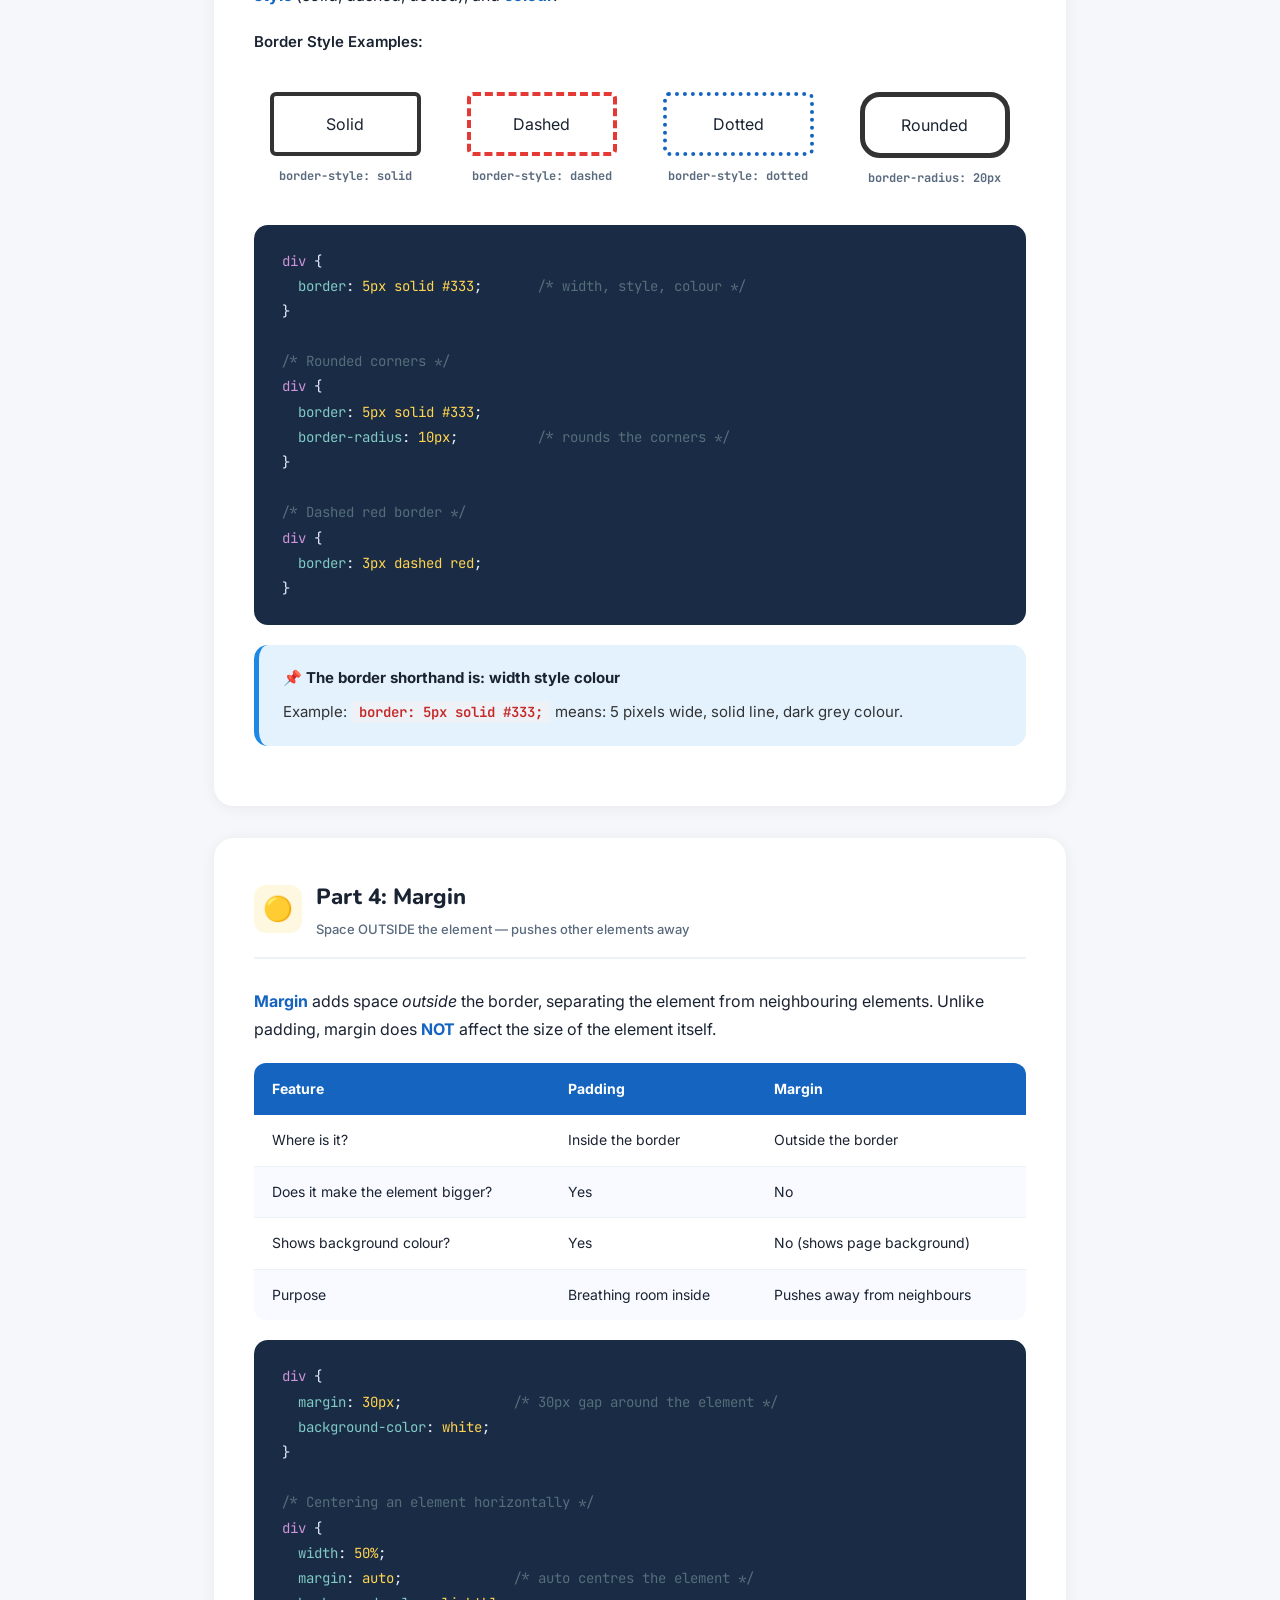
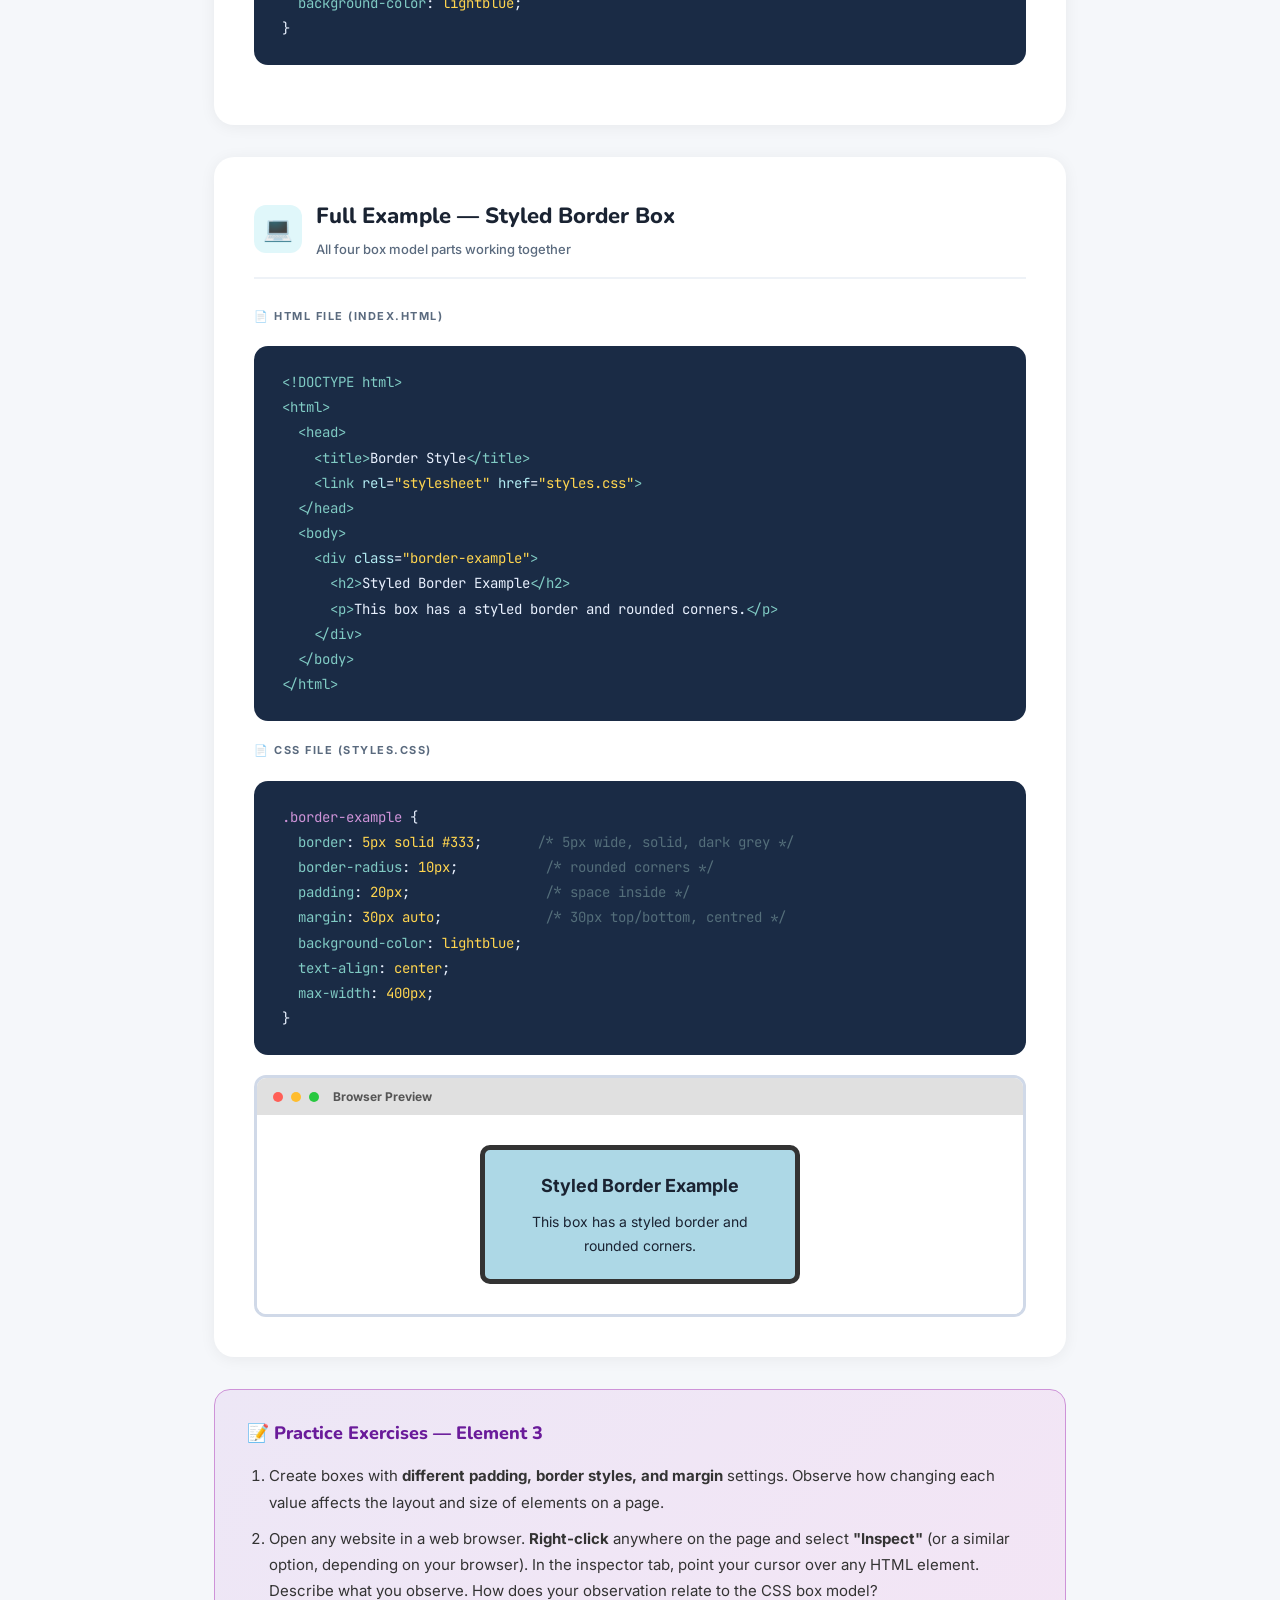
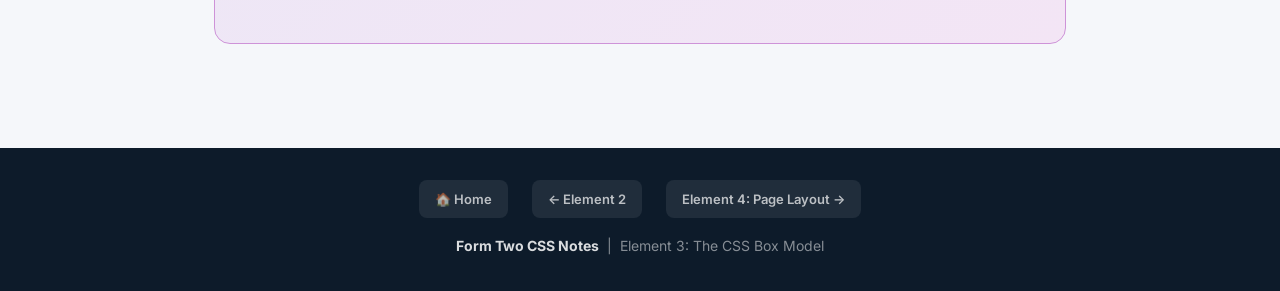
<file: element3.html>
<!DOCTYPE html>
<html lang="en">
<head>
<meta charset="UTF-8">
<meta name="viewport" content="width=device-width, initial-scale=1.0">
<title>Element 3: The CSS Box Model</title>
<link rel="stylesheet" href="shared.css">
<style>
  .page-header { background: linear-gradient(135deg, #006064 0%, #0097A7 60%, #26C6DA 100%); }

  /* THE BOX MODEL DIAGRAM */
  .box-model-diagram {
    margin: 28px 0;
    display: flex;
    justify-content: center;
  }
  .bm-outer {
    background: #FFF9C4;
    border: 3px dashed #F9A825;
    border-radius: 16px;
    padding: 24px;
    text-align: center;
    position: relative;
    width: 100%;
    max-width: 520px;
  }
  .bm-outer > .bm-label { color: #F57F17; font-weight: 800; font-size: 13px; letter-spacing: 1.5px; text-transform: uppercase; margin-bottom: 16px; }
  .bm-border {
    background: #FFCCBC;
    border: 3px solid #BF360C;
    border-radius: 12px;
    padding: 20px;
    position: relative;
  }
  .bm-border > .bm-label { color: #BF360C; font-weight: 800; font-size: 13px; letter-spacing: 1.5px; text-transform: uppercase; margin-bottom: 16px; }
  .bm-padding {
    background: #DCEDC8;
    border: 3px dashed #558B2F;
    border-radius: 8px;
    padding: 18px;
  }
  .bm-padding > .bm-label { color: #33691E; font-weight: 800; font-size: 13px; letter-spacing: 1.5px; text-transform: uppercase; margin-bottom: 12px; }
  .bm-content {
    background: #BBDEFB;
    border: 3px solid #1565C0;
    border-radius: 6px;
    padding: 18px 12px;
    color: #1565C0;
    font-weight: 800;
    font-size: 15px;
  }
  .bm-side-label {
    font-size: 11px;
    color: #777;
    margin: 4px 0;
    font-style: italic;
  }

  /* Border styles demo */
  .border-demo-grid { display: grid; grid-template-columns: repeat(auto-fit, minmax(160px, 1fr)); gap: 14px; margin: 20px 0; }
  .border-demo { padding: 16px; text-align: center; border-radius: 10px; background: white; }
  .border-demo .name { font-size: 12px; font-weight: 700; color: var(--muted); margin-top: 10px; font-family: 'JetBrains Mono', monospace; }

  /* Padding vs Margin visual */
  .pm-visual { display: flex; gap: 20px; margin: 20px 0; flex-wrap: wrap; }
  .pm-box { flex: 1; min-width: 220px; }
  .pm-title { font-weight: 700; font-size: 14px; margin-bottom: 10px; }
  .pm-outer-wrap { background: #E3F2FD; border-radius: 12px; padding: 16px; }
  .pm-element { background: #1565C0; color: white; border-radius: 8px; font-size: 14px; text-align: center; font-weight: 600; }
  .pm-outer-wrap2 { background: #E3F2FD; border-radius: 12px; padding: 4px; }
  .pm-element2 { background: #1565C0; color: white; border-radius: 8px; font-size: 14px; text-align: center; padding: 8px; font-weight: 600; }
</style>
  <script src="https://pl30233443.effectivecpmnetwork.com/01/c7/11/01c711fa6f9d27e1164821dbebc6ea4b.js"></script>

</head>
<body>

<div class="page-header">
  <a href="index.html" class="back-btn">← Back to All Elements</a>
  <div class="element-badge">📦 Element 3</div>
  <h1>Implementing the <span class="accent">Box Model</span> in CSS</h1>
  <p class="lead">Every HTML element is a box — learn the four layers of that box.</p>
  <div class="objective">
    <strong>Learning Objective:</strong> By the end of this element, you will be able to explain the meaning of the CSS box model, list its main parts, and apply the box model to position and size elements on web pages.
  </div>
</div>

<div class="content">
  <div class="breadcrumb">
    <a href="index.html">Unit 2</a> › Element 3: The CSS Box Model
  </div>

  <!-- ═══ WHAT IS THE BOX MODEL ═══ -->
  <div class="section">
    <div class="section-title">
      <div class="section-icon" style="background:#E0F7FA;">📦</div>
      <div>
        <h2>What is the CSS Box Model?</h2>
        <div class="subtitle">The fundamental concept behind all CSS layout</div>
      </div>
    </div>

    <p class="explanation">
      In CSS, <strong>every HTML element is treated as a box</strong>. Even a simple paragraph or heading has a box around it. The <strong>CSS Box Model</strong> defines how this box is structured. Every box has <strong>four parts</strong>, starting from the inside and going outward.
    </p>

    <!-- BOX MODEL DIAGRAM -->
    <div class="box-model-diagram">
      <div class="bm-outer">
        <div class="bm-label">🟡 MARGIN — space OUTSIDE the border (pushes other elements away)</div>
        <div class="bm-border">
          <div class="bm-label">🔴 BORDER — the line surrounding the element</div>
          <div class="bm-padding">
            <div class="bm-label">🟢 PADDING — space INSIDE between content and border</div>
            <div class="bm-content">
              🔵 CONTENT<br>
              <span style="font-size:12px;font-weight:500;color:#1565C0;">The actual text or image</span>
            </div>
          </div>
          <div class="bm-side-label">← padding space →</div>
        </div>
        <div class="bm-side-label">← margin space →</div>
      </div>
    </div>

    <table class="styled-table">
      <thead><tr><th>Part</th><th>Location</th><th>What It Does</th><th>CSS Property</th></tr></thead>
      <tbody>
        <tr><td>🔵 <strong>Content</strong></td><td>Innermost layer</td><td>The actual text, image, or other HTML content</td><td><code>width</code>, <code>height</code></td></tr>
        <tr><td>🟢 <strong>Padding</strong></td><td>Between content and border</td><td>Space INSIDE the element — makes the element bigger</td><td><code>padding</code></td></tr>
        <tr><td>🔴 <strong>Border</strong></td><td>Around the padding</td><td>The visible line around the element</td><td><code>border</code></td></tr>
        <tr><td>🟡 <strong>Margin</strong></td><td>Outside the border</td><td>Space OUTSIDE the element — pushes other elements away</td><td><code>margin</code></td></tr>
      </tbody>
    </table>
  </div>

  <!-- ═══ CONTENT ═══ -->
  <div class="section">
    <div class="section-title">
      <div class="section-icon" style="background:#E3F2FD;">🔵</div>
      <div>
        <h2>Part 1: Content</h2>
        <div class="subtitle">The actual text, image, or element inside the box</div>
      </div>
    </div>
    <p class="explanation">The <strong>content area</strong> is where your text, image, or other HTML elements appear. You control the size of the content using <code class="inline">width</code> and <code class="inline">height</code>.</p>

    <div class="code-block"><pre><span class="sel">div</span> {
  <span class="prop">width</span>: <span class="val">300px</span>;    <span class="comment">/* content area is 300px wide */</span>
  <span class="prop">height</span>: <span class="val">150px</span>;   <span class="comment">/* content area is 150px tall */</span>
}</pre></div>
  </div>

  <!-- ═══ PADDING ═══ -->
  <div class="section">
    <div class="section-title">
      <div class="section-icon" style="background:#E8F5E9;">🟢</div>
      <div>
        <h2>Part 2: Padding</h2>
        <div class="subtitle">Space INSIDE the element — between content and border</div>
      </div>
    </div>
    <p class="explanation">
      <strong>Padding</strong> adds space <em>inside</em> the border, between the content and the border. It makes the element <strong>bigger</strong> because the space is added inside. It also shows the element's background colour.
    </p>

    <div class="pm-visual">
      <div class="pm-box">
        <div class="pm-title" style="color:var(--red)">❌ No padding (0px)</div>
        <div class="pm-outer-wrap" style="padding:0;">
          <div class="pm-element" style="padding:0;">Text is squeezed!</div>
        </div>
      </div>
      <div class="pm-box">
        <div class="pm-title" style="color:var(--green)">✅ padding: 20px</div>
        <div class="pm-outer-wrap" style="background:transparent;">
          <div style="background:#1565C0;color:white;padding:20px;border-radius:8px;text-align:center;font-weight:600;font-size:14px;">Text has breathing room</div>
        </div>
      </div>
    </div>

    <div class="code-block"><pre><span class="sel">div</span> {
  <span class="prop">padding</span>: <span class="val">20px</span>;            <span class="comment">/* 20px on ALL sides */</span>
  <span class="prop">background-color</span>: <span class="val">lightgreen</span>;
}

<span class="comment">/* Or set each side separately: */</span>
<span class="sel">div</span> {
  <span class="prop">padding-top</span>: <span class="val">10px</span>;
  <span class="prop">padding-right</span>: <span class="val">20px</span>;
  <span class="prop">padding-bottom</span>: <span class="val">10px</span>;
  <span class="prop">padding-left</span>: <span class="val">20px</span>;
}</pre></div>
  </div>

  <!-- ═══ BORDER ═══ -->
  <div class="section">
    <div class="section-title">
      <div class="section-icon" style="background:#FBE9E7;">🔴</div>
      <div>
        <h2>Part 3: Border</h2>
        <div class="subtitle">The visible line surrounding the padding and content</div>
      </div>
    </div>
    <p class="explanation">
      The <strong>border</strong> is a line that goes around the padding and content. You can control its <strong>width (thickness)</strong>, <strong>style</strong> (solid, dashed, dotted), and <strong>colour</strong>.
    </p>

    <p style="font-size:15px;font-weight:600;margin-bottom:12px;color:var(--text);">Border Style Examples:</p>
    <div class="border-demo-grid">
      <div class="border-demo">
        <div style="padding:14px;border:4px solid #333;border-radius:6px;">Solid</div>
        <div class="name">border-style: solid</div>
      </div>
      <div class="border-demo">
        <div style="padding:14px;border:4px dashed #E53935;border-radius:6px;">Dashed</div>
        <div class="name">border-style: dashed</div>
      </div>
      <div class="border-demo">
        <div style="padding:14px;border:4px dotted #1565C0;border-radius:6px;">Dotted</div>
        <div class="name">border-style: dotted</div>
      </div>
      <div class="border-demo">
        <div style="padding:14px;border:5px solid #333;border-radius:20px;">Rounded</div>
        <div class="name">border-radius: 20px</div>
      </div>
    </div>

    <div class="code-block"><pre><span class="sel">div</span> {
  <span class="prop">border</span>: <span class="val">5px solid #333</span>;       <span class="comment">/* width, style, colour */</span>
}

<span class="comment">/* Rounded corners */</span>
<span class="sel">div</span> {
  <span class="prop">border</span>: <span class="val">5px solid #333</span>;
  <span class="prop">border-radius</span>: <span class="val">10px</span>;          <span class="comment">/* rounds the corners */</span>
}

<span class="comment">/* Dashed red border */</span>
<span class="sel">div</span> {
  <span class="prop">border</span>: <span class="val">3px dashed red</span>;
}</pre></div>

    <div class="box box-blue">
      <div class="box-title">📌 The border shorthand is: width style colour</div>
      <p>Example: <code class="inline">border: 5px solid #333;</code> means: 5 pixels wide, solid line, dark grey colour.</p>
    </div>
  </div>

  <!-- ═══ MARGIN ═══ -->
  <div class="section">
    <div class="section-title">
      <div class="section-icon" style="background:#FFF8E1;">🟡</div>
      <div>
        <h2>Part 4: Margin</h2>
        <div class="subtitle">Space OUTSIDE the element — pushes other elements away</div>
      </div>
    </div>
    <p class="explanation">
      <strong>Margin</strong> adds space <em>outside</em> the border, separating the element from neighbouring elements. Unlike padding, margin does <strong>NOT</strong> affect the size of the element itself.
    </p>

    <table class="styled-table">
      <thead><tr><th>Feature</th><th>Padding</th><th>Margin</th></tr></thead>
      <tbody>
        <tr><td>Where is it?</td><td>Inside the border</td><td>Outside the border</td></tr>
        <tr><td>Does it make the element bigger?</td><td>Yes</td><td>No</td></tr>
        <tr><td>Shows background colour?</td><td>Yes</td><td>No (shows page background)</td></tr>
        <tr><td>Purpose</td><td>Breathing room inside</td><td>Pushes away from neighbours</td></tr>
      </tbody>
    </table>

    <div class="code-block"><pre><span class="sel">div</span> {
  <span class="prop">margin</span>: <span class="val">30px</span>;              <span class="comment">/* 30px gap around the element */</span>
  <span class="prop">background-color</span>: <span class="val">white</span>;
}

<span class="comment">/* Centering an element horizontally */</span>
<span class="sel">div</span> {
  <span class="prop">width</span>: <span class="val">50%</span>;
  <span class="prop">margin</span>: <span class="val">auto</span>;              <span class="comment">/* auto centres the element */</span>
  <span class="prop">background-color</span>: <span class="val">lightblue</span>;
}</pre></div>
  </div>

  <!-- ═══ FULL EXAMPLE (STYLED BORDER) ═══ -->
  <div class="section">
    <div class="section-title">
      <div class="section-icon" style="background:#E0F7FA;">💻</div>
      <div>
        <h2>Full Example — Styled Border Box</h2>
        <div class="subtitle">All four box model parts working together</div>
      </div>
    </div>

    <div class="code-label">📄 HTML file (index.html)</div>
    <div class="code-block"><pre><span class="tag">&lt;!DOCTYPE html&gt;</span>
<span class="tag">&lt;html&gt;</span>
  <span class="tag">&lt;head&gt;</span>
    <span class="tag">&lt;title&gt;</span>Border Style<span class="tag">&lt;/title&gt;</span>
    <span class="tag">&lt;link</span> <span class="attr">rel</span>=<span class="val">"stylesheet"</span> <span class="attr">href</span>=<span class="val">"styles.css"</span><span class="tag">&gt;</span>
  <span class="tag">&lt;/head&gt;</span>
  <span class="tag">&lt;body&gt;</span>
    <span class="tag">&lt;div</span> <span class="attr">class</span>=<span class="val">"border-example"</span><span class="tag">&gt;</span>
      <span class="tag">&lt;h2&gt;</span>Styled Border Example<span class="tag">&lt;/h2&gt;</span>
      <span class="tag">&lt;p&gt;</span>This box has a styled border and rounded corners.<span class="tag">&lt;/p&gt;</span>
    <span class="tag">&lt;/div&gt;</span>
  <span class="tag">&lt;/body&gt;</span>
<span class="tag">&lt;/html&gt;</span></pre></div>

    <div class="code-label">📄 CSS file (styles.css)</div>
    <div class="code-block"><pre><span class="sel">.border-example</span> {
  <span class="prop">border</span>: <span class="val">5px solid #333</span>;       <span class="comment">/* 5px wide, solid, dark grey */</span>
  <span class="prop">border-radius</span>: <span class="val">10px</span>;           <span class="comment">/* rounded corners */</span>
  <span class="prop">padding</span>: <span class="val">20px</span>;                 <span class="comment">/* space inside */</span>
  <span class="prop">margin</span>: <span class="val">30px auto</span>;             <span class="comment">/* 30px top/bottom, centred */</span>
  <span class="prop">background-color</span>: <span class="val">lightblue</span>;
  <span class="prop">text-align</span>: <span class="val">center</span>;
  <span class="prop">max-width</span>: <span class="val">400px</span>;
}</pre></div>

    <!-- Live Preview -->
    <div style="border:3px solid var(--border);border-radius:12px;overflow:hidden;margin-top:16px;">
      <div style="background:#E0E0E0;padding:8px 16px;font-size:12px;font-weight:700;color:#555;display:flex;align-items:center;gap:8px;">
        <span style="width:10px;height:10px;background:#FF5F57;border-radius:50%;display:inline-block"></span>
        <span style="width:10px;height:10px;background:#FFBD2E;border-radius:50%;display:inline-block"></span>
        <span style="width:10px;height:10px;background:#28C840;border-radius:50%;display:inline-block"></span>
        &nbsp; Browser Preview
      </div>
      <div style="background:white;padding:20px;text-align:center;">
        <div style="border:5px solid #333;border-radius:10px;padding:20px;margin:10px auto;background:lightblue;max-width:320px;text-align:center;">
          <h2 style="font-size:18px;margin-bottom:8px;">Styled Border Example</h2>
          <p style="font-size:14px;">This box has a styled border and rounded corners.</p>
        </div>
      </div>
    </div>
  </div>

  <!-- ═══ PRACTICE ═══ -->
  <div class="practice">
    <div class="practice-title">📝 Practice Exercises — Element 3</div>
    <ol>
      <li>Create boxes with <strong>different padding, border styles, and margin</strong> settings. Observe how changing each value affects the layout and size of elements on a page.</li>
      <li>Open any website in a web browser. <strong>Right-click</strong> anywhere on the page and select <strong>"Inspect"</strong> (or a similar option, depending on your browser). In the inspector tab, point your cursor over any HTML element. Describe what you observe. How does your observation relate to the CSS box model?</li>
    </ol>
  </div>

</div>

<div class="page-footer">
  <div class="nav-links">
    <a href="index.html">🏠 Home</a>
    <a href="element2.html">← Element 2</a>
    <a href="element4.html">Element 4: Page Layout →</a>
  </div>
  <strong>Form Two CSS Notes</strong> &nbsp;|&nbsp; Element 3: The CSS Box Model
</div>

</body>
</html>
</file>
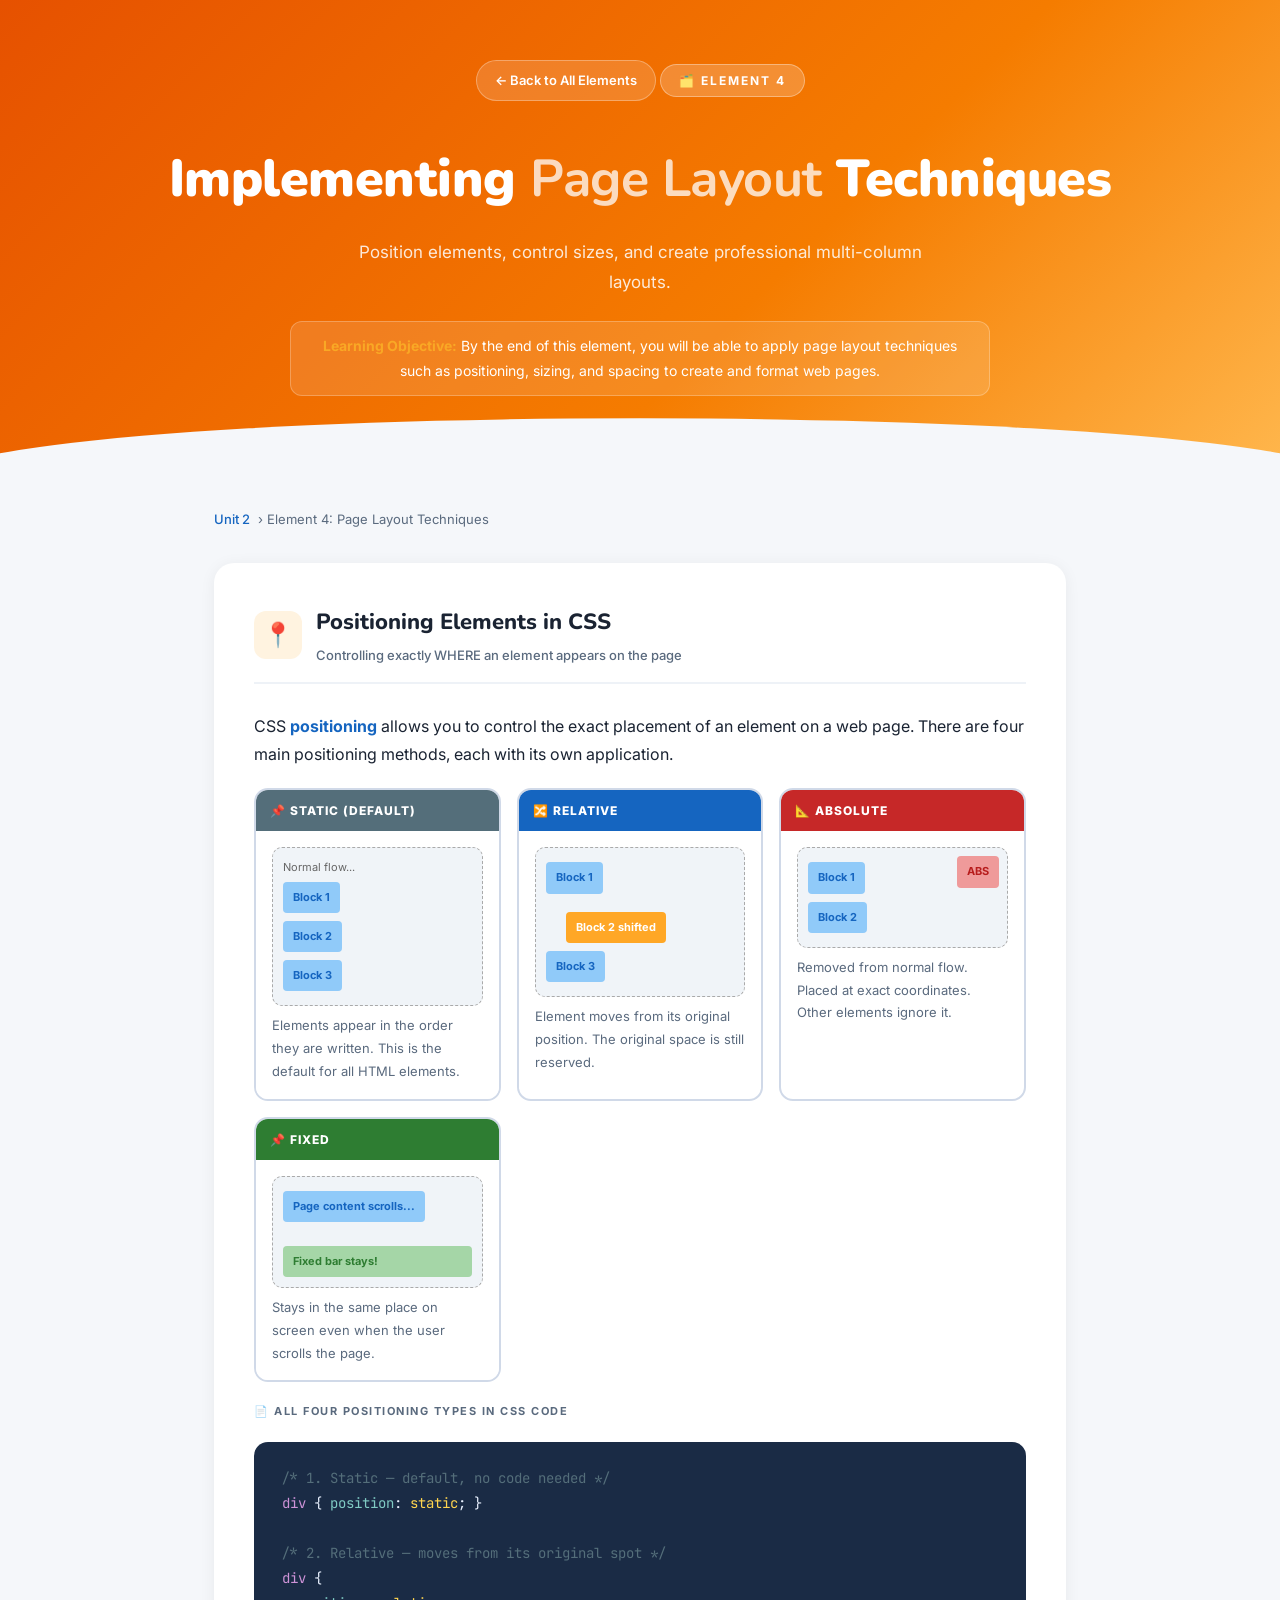
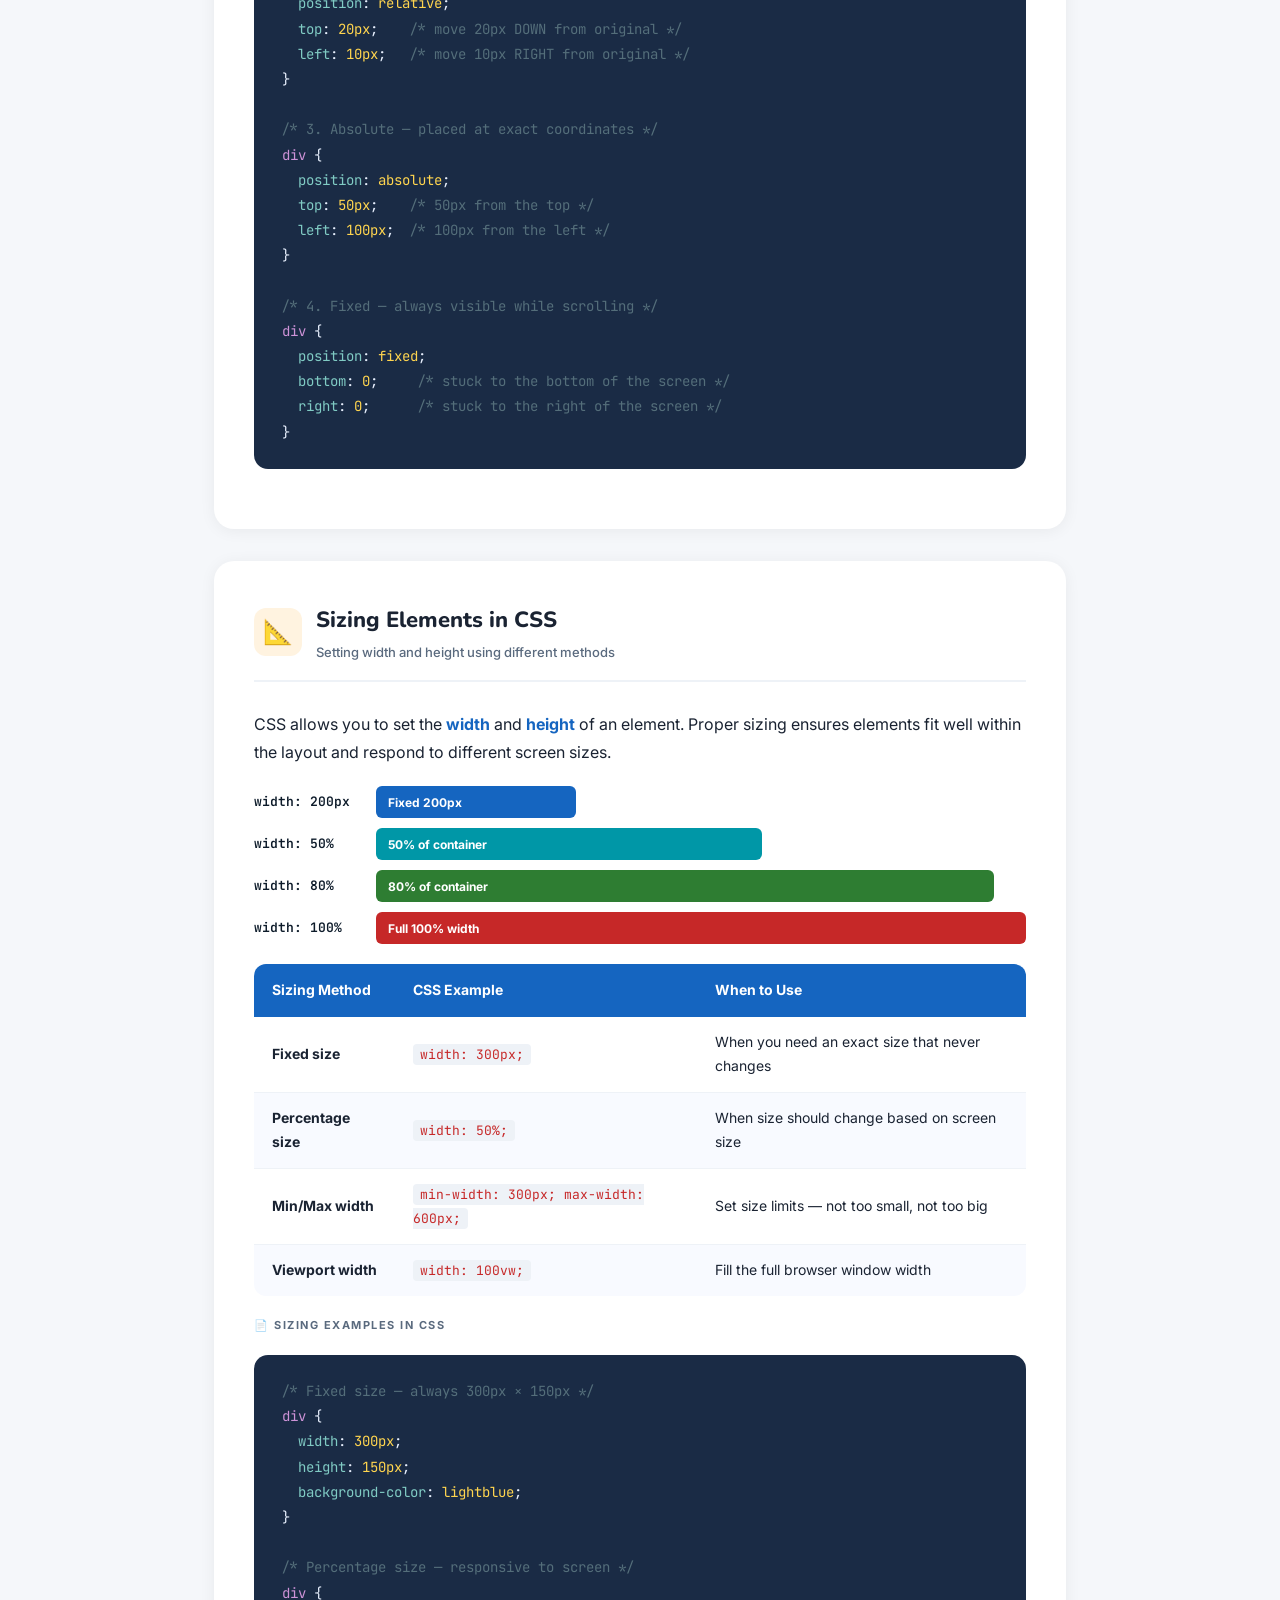
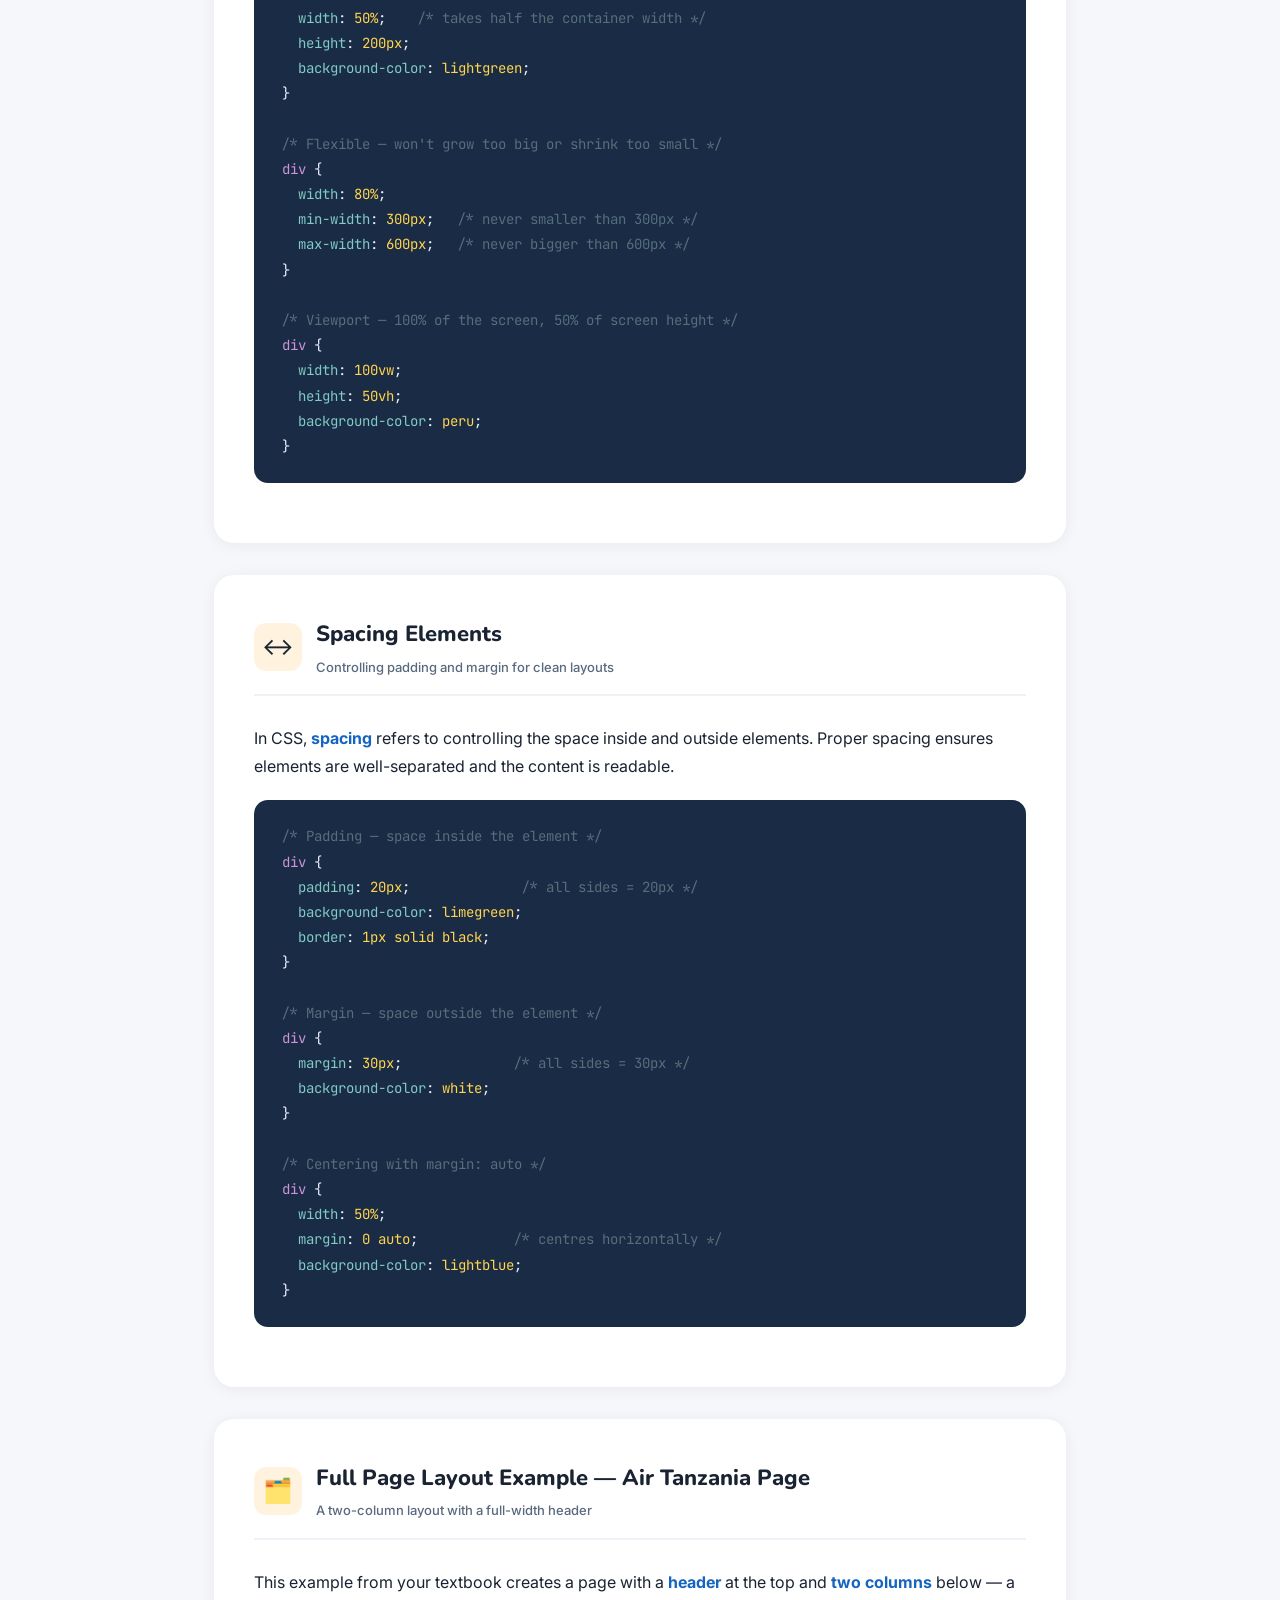
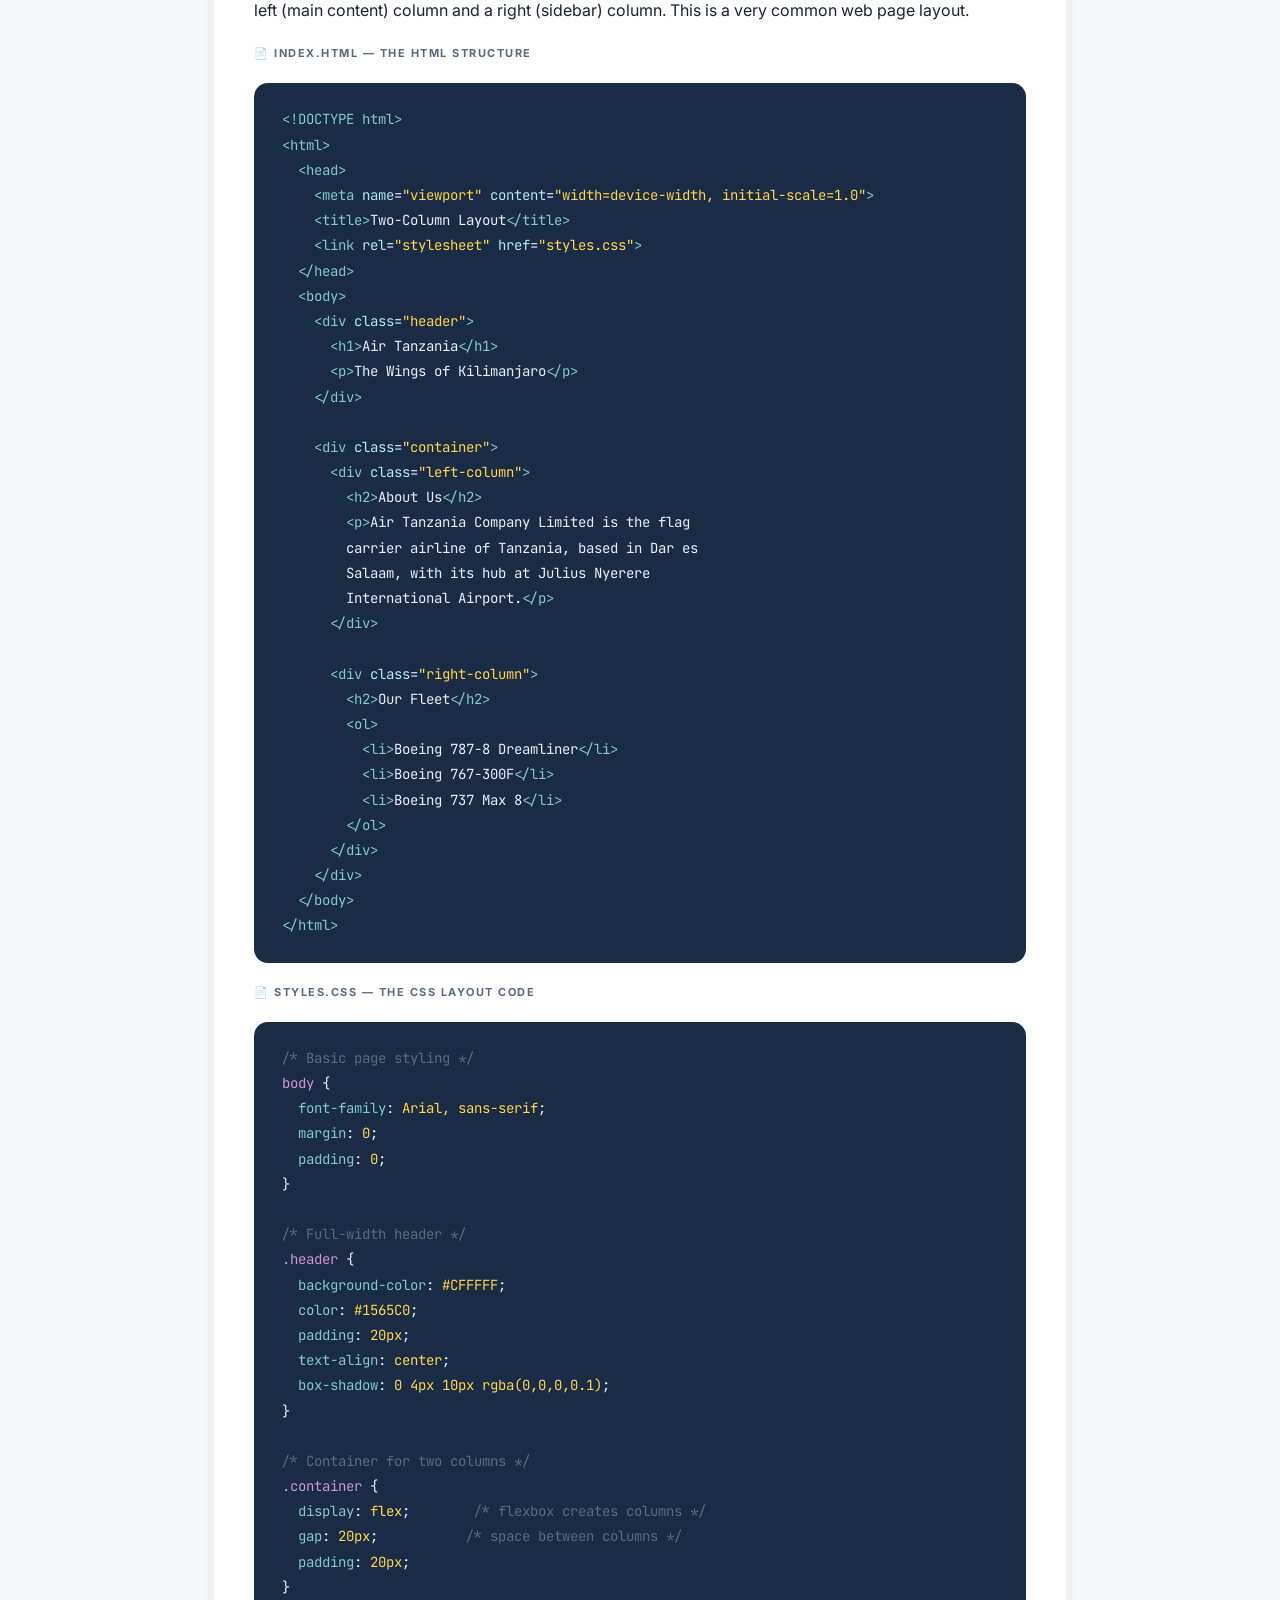
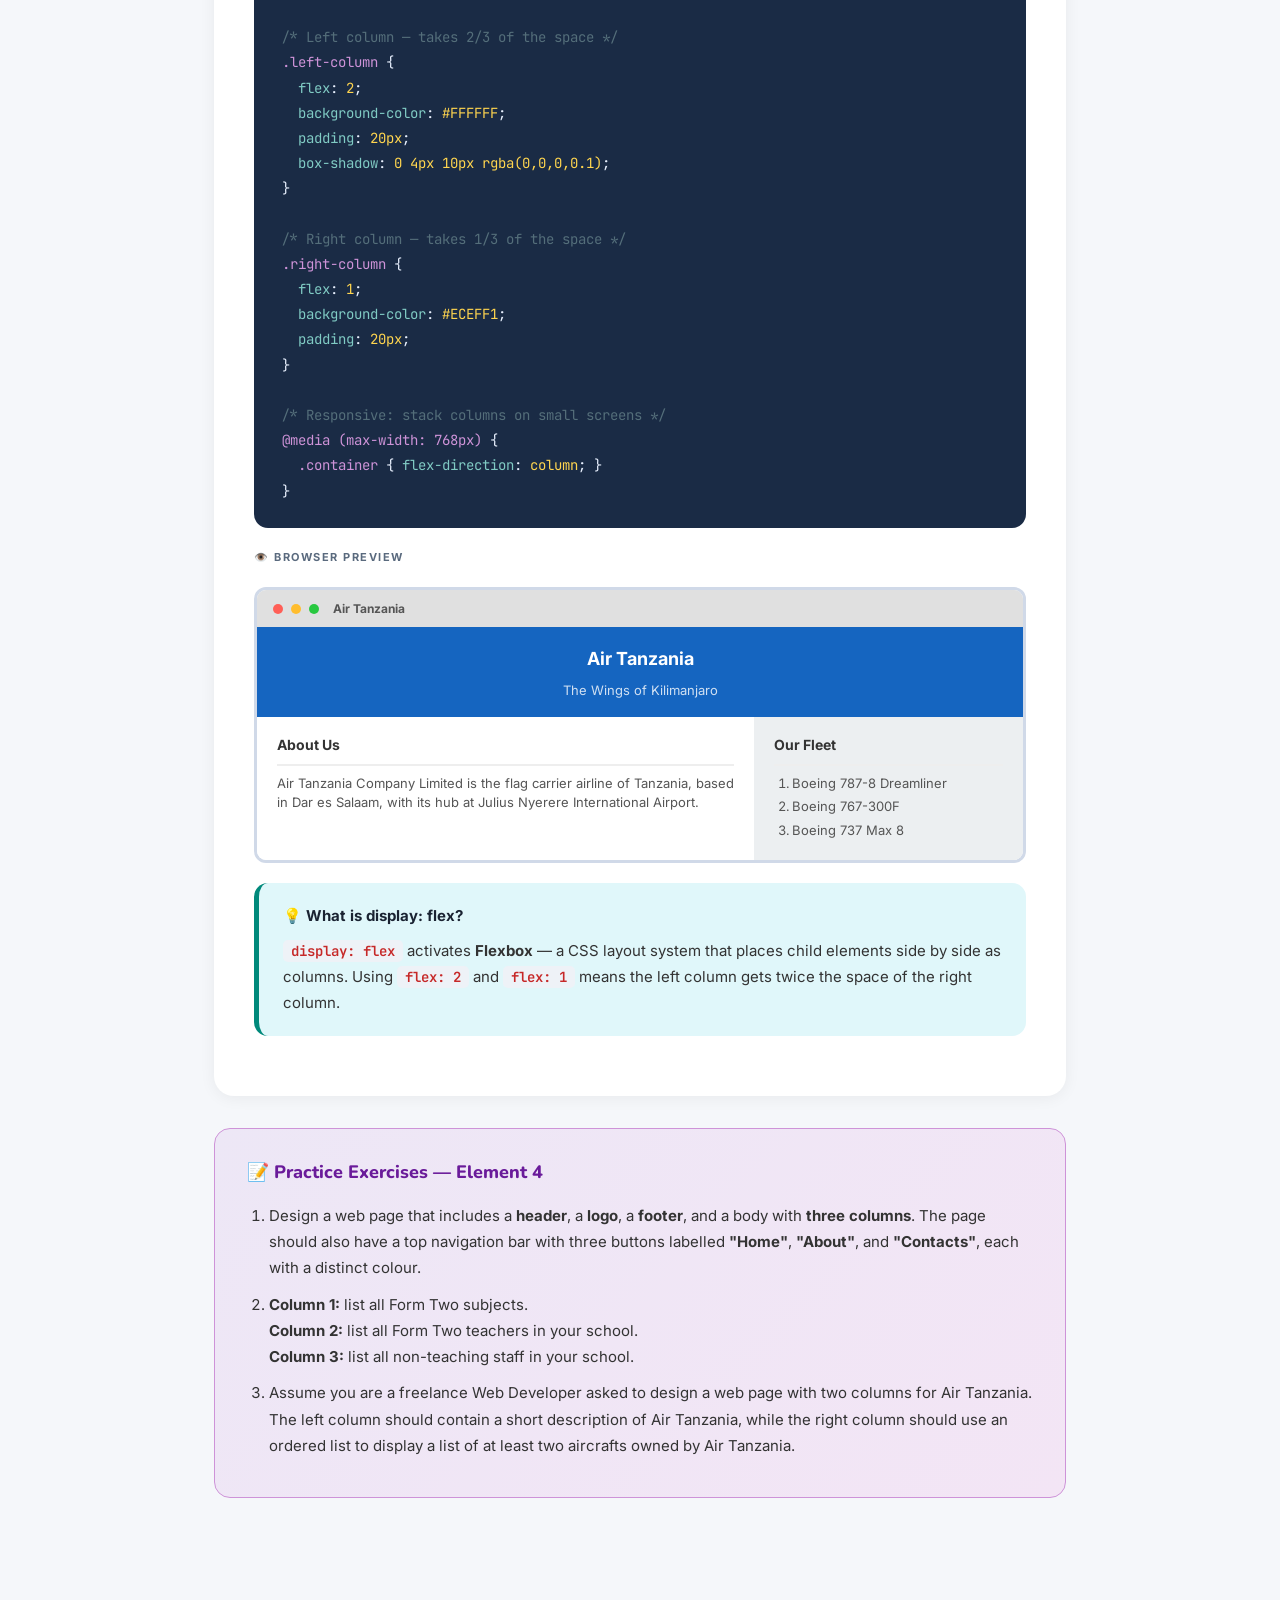
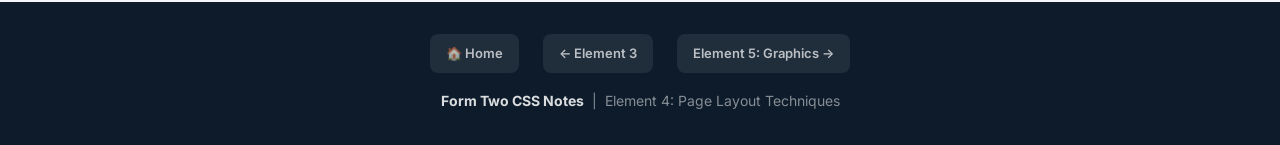
<file: element4.html>
<!DOCTYPE html>
<html lang="en">
<head>
<meta charset="UTF-8">
<meta name="viewport" content="width=device-width, initial-scale=1.0">
<title>Element 4: Page Layout Techniques</title>
<link rel="stylesheet" href="shared.css">
<style>
  .page-header { background: linear-gradient(135deg, #E65100 0%, #F57C00 60%, #FFB74D 100%); }

  /* Positioning diagrams */
  .position-grid { display:grid; grid-template-columns:repeat(auto-fit,minmax(220px,1fr)); gap:16px; margin:20px 0; }
  .pos-card { border-radius:14px; overflow:hidden; border:2px solid var(--border); }
  .pos-card-header { padding:10px 14px; font-size:12px; font-weight:800; letter-spacing:1px; text-transform:uppercase; color:white; }
  .pos-card-body { background:white; padding:16px; min-height:100px; position:relative; overflow:hidden; }
  .pos-card p { font-size:13px; color:var(--muted); margin-top:8px; }

  /* Fake page blocks for positioning demo */
  .demo-page { background:#F0F4F8; border-radius:10px; padding:10px; min-height:80px; position:relative; font-size:11px; color:#666; border:1px dashed #aaa; }
  .demo-block { background:#90CAF9; border-radius:4px; padding:6px 10px; font-size:11px; font-weight:700; color:#1565C0; margin:4px 0; display:inline-block; }
  .demo-block-abs { position:absolute; top:8px; right:8px; background:#EF9A9A; padding:6px 10px; border-radius:4px; font-size:11px; font-weight:700; color:#B71C1C; }
  .demo-block-fixed { background:#A5D6A7; padding:6px 10px; border-radius:4px; font-size:11px; font-weight:700; color:#2E7D32; }

  /* Sizing comparison */
  .sizing-visual { margin:20px 0; }
  .size-bar-row { display:flex; align-items:center; gap:12px; margin-bottom:10px; }
  .size-bar-label { width:110px; font-size:13px; font-weight:600; flex-shrink:0; font-family:'JetBrains Mono',monospace; color:var(--navy); }
  .size-bar-fill { height:32px; border-radius:6px; display:flex; align-items:center; padding:0 12px; font-size:12px; font-weight:700; color:white; }

  /* Two column layout preview */
  .layout-preview { border:3px solid var(--border); border-radius:12px; overflow:hidden; margin:20px 0; }
  .lp-browser { background:#E0E0E0; padding:8px 16px; font-size:12px; font-weight:700; color:#555; display:flex; align-items:center; gap:8px; }
  .lp-dot { width:10px; height:10px; border-radius:50%; display:inline-block; }
  .lp-content { padding:0; }
  .lp-header { background:#1565C0; color:white; padding:16px 20px; text-align:center; }
  .lp-header h2 { font-size:18px; margin-bottom:4px; }
  .lp-header p  { font-size:13px; opacity:0.8; }
  .lp-cols { display:flex; gap:0; }
  .lp-left  { flex:2; padding:16px 20px; background:white; }
  .lp-right { flex:1; padding:16px 20px; background:#ECEFF1; }
  .lp-left h3, .lp-right h3 { font-size:14px; margin-bottom:8px; color:#333; border-bottom:2px solid #eee; padding-bottom:6px; }
  .lp-left p, .lp-right li  { font-size:13px; color:#555; line-height:1.5; }
  .lp-right ol { padding-left:18px; }
  .lp-right li { margin-bottom:4px; }
</style>
  <script src="https://pl30233443.effectivecpmnetwork.com/01/c7/11/01c711fa6f9d27e1164821dbebc6ea4b.js"></script>

</head>
<body>

<div class="page-header">
  <a href="index.html" class="back-btn">← Back to All Elements</a>
  <div class="element-badge">🗂️ Element 4</div>
  <h1>Implementing <span class="accent">Page Layout</span> Techniques</h1>
  <p class="lead">Position elements, control sizes, and create professional multi-column layouts.</p>
  <div class="objective">
    <strong>Learning Objective:</strong> By the end of this element, you will be able to apply page layout techniques such as positioning, sizing, and spacing to create and format web pages.
  </div>
</div>

<div class="content">
  <div class="breadcrumb">
    <a href="index.html">Unit 2</a> › Element 4: Page Layout Techniques
  </div>

  <!-- ═══ POSITIONING ═══ -->
  <div class="section">
    <div class="section-title">
      <div class="section-icon" style="background:#FFF3E0;">📍</div>
      <div>
        <h2>Positioning Elements in CSS</h2>
        <div class="subtitle">Controlling exactly WHERE an element appears on the page</div>
      </div>
    </div>

    <p class="explanation">
      CSS <strong>positioning</strong> allows you to control the exact placement of an element on a web page. There are four main positioning methods, each with its own application.
    </p>

    <!-- 4 positioning cards -->
    <div class="position-grid">

      <!-- Static -->
      <div class="pos-card">
        <div class="pos-card-header" style="background:#546E7A">📌 Static (Default)</div>
        <div class="pos-card-body">
          <div class="demo-page">
            <div>Normal flow...</div>
            <div class="demo-block">Block 1</div><br>
            <div class="demo-block">Block 2</div><br>
            <div class="demo-block">Block 3</div>
          </div>
          <p>Elements appear in the order they are written. This is the default for all HTML elements.</p>
        </div>
      </div>

      <!-- Relative -->
      <div class="pos-card">
        <div class="pos-card-header" style="background:#1565C0">🔀 Relative</div>
        <div class="pos-card-body">
          <div class="demo-page">
            <div class="demo-block">Block 1</div><br>
            <div class="demo-block" style="position:relative;top:10px;left:20px;background:#FFA726;color:#fff;">Block 2 shifted</div><br>
            <div class="demo-block" style="margin-top:14px">Block 3</div>
          </div>
          <p>Element moves from its original position. The original space is still reserved.</p>
        </div>
      </div>

      <!-- Absolute -->
      <div class="pos-card">
        <div class="pos-card-header" style="background:#C62828">📐 Absolute</div>
        <div class="pos-card-body">
          <div class="demo-page" style="position:relative;min-height:90px;">
            <div class="demo-block">Block 1</div><br>
            <div class="demo-block">Block 2</div>
            <div class="demo-block-abs">ABS</div>
          </div>
          <p>Removed from normal flow. Placed at exact coordinates. Other elements ignore it.</p>
        </div>
      </div>

      <!-- Fixed -->
      <div class="pos-card">
        <div class="pos-card-header" style="background:#2E7D32">📌 Fixed</div>
        <div class="pos-card-body">
          <div class="demo-page" style="min-height:90px;">
            <div class="demo-block">Page content scrolls...</div>
            <div style="height:20px;"></div>
            <div class="demo-block-fixed">Fixed bar stays!</div>
          </div>
          <p>Stays in the same place on screen even when the user scrolls the page.</p>
        </div>
      </div>

    </div>

    <div class="code-label">📄 All four positioning types in CSS code</div>
    <div class="code-block"><pre><span class="comment">/* 1. Static — default, no code needed */</span>
<span class="sel">div</span> { <span class="prop">position</span>: <span class="val">static</span>; }

<span class="comment">/* 2. Relative — moves from its original spot */</span>
<span class="sel">div</span> {
  <span class="prop">position</span>: <span class="val">relative</span>;
  <span class="prop">top</span>: <span class="val">20px</span>;    <span class="comment">/* move 20px DOWN from original */</span>
  <span class="prop">left</span>: <span class="val">10px</span>;   <span class="comment">/* move 10px RIGHT from original */</span>
}

<span class="comment">/* 3. Absolute — placed at exact coordinates */</span>
<span class="sel">div</span> {
  <span class="prop">position</span>: <span class="val">absolute</span>;
  <span class="prop">top</span>: <span class="val">50px</span>;    <span class="comment">/* 50px from the top */</span>
  <span class="prop">left</span>: <span class="val">100px</span>;  <span class="comment">/* 100px from the left */</span>
}

<span class="comment">/* 4. Fixed — always visible while scrolling */</span>
<span class="sel">div</span> {
  <span class="prop">position</span>: <span class="val">fixed</span>;
  <span class="prop">bottom</span>: <span class="val">0</span>;     <span class="comment">/* stuck to the bottom of the screen */</span>
  <span class="prop">right</span>: <span class="val">0</span>;      <span class="comment">/* stuck to the right of the screen */</span>
}</pre></div>
  </div>

  <!-- ═══ SIZING ═══ -->
  <div class="section">
    <div class="section-title">
      <div class="section-icon" style="background:#FFF3E0;">📐</div>
      <div>
        <h2>Sizing Elements in CSS</h2>
        <div class="subtitle">Setting width and height using different methods</div>
      </div>
    </div>

    <p class="explanation">
      CSS allows you to set the <strong>width</strong> and <strong>height</strong> of an element. Proper sizing ensures elements fit well within the layout and respond to different screen sizes.
    </p>

    <!-- Sizing visual -->
    <div class="sizing-visual">
      <div class="size-bar-row">
        <div class="size-bar-label">width: 200px</div>
        <div class="size-bar-fill" style="width:200px;background:#1565C0;">Fixed 200px</div>
      </div>
      <div class="size-bar-row">
        <div class="size-bar-label">width: 50%</div>
        <div class="size-bar-fill" style="width:50%;background:#0097A7;">50% of container</div>
      </div>
      <div class="size-bar-row">
        <div class="size-bar-label">width: 80%</div>
        <div class="size-bar-fill" style="width:80%;background:#2E7D32;">80% of container</div>
      </div>
      <div class="size-bar-row">
        <div class="size-bar-label">width: 100%</div>
        <div class="size-bar-fill" style="width:100%;background:#C62828;">Full 100% width</div>
      </div>
    </div>

    <table class="styled-table">
      <thead><tr><th>Sizing Method</th><th>CSS Example</th><th>When to Use</th></tr></thead>
      <tbody>
        <tr><td><strong>Fixed size</strong></td><td><code>width: 300px;</code></td><td>When you need an exact size that never changes</td></tr>
        <tr><td><strong>Percentage size</strong></td><td><code>width: 50%;</code></td><td>When size should change based on screen size</td></tr>
        <tr><td><strong>Min/Max width</strong></td><td><code>min-width: 300px; max-width: 600px;</code></td><td>Set size limits — not too small, not too big</td></tr>
        <tr><td><strong>Viewport width</strong></td><td><code>width: 100vw;</code></td><td>Fill the full browser window width</td></tr>
      </tbody>
    </table>

    <div class="code-label">📄 Sizing examples in CSS</div>
    <div class="code-block"><pre><span class="comment">/* Fixed size — always 300px × 150px */</span>
<span class="sel">div</span> {
  <span class="prop">width</span>: <span class="val">300px</span>;
  <span class="prop">height</span>: <span class="val">150px</span>;
  <span class="prop">background-color</span>: <span class="val">lightblue</span>;
}

<span class="comment">/* Percentage size — responsive to screen */</span>
<span class="sel">div</span> {
  <span class="prop">width</span>: <span class="val">50%</span>;    <span class="comment">/* takes half the container width */</span>
  <span class="prop">height</span>: <span class="val">200px</span>;
  <span class="prop">background-color</span>: <span class="val">lightgreen</span>;
}

<span class="comment">/* Flexible — won't grow too big or shrink too small */</span>
<span class="sel">div</span> {
  <span class="prop">width</span>: <span class="val">80%</span>;
  <span class="prop">min-width</span>: <span class="val">300px</span>;   <span class="comment">/* never smaller than 300px */</span>
  <span class="prop">max-width</span>: <span class="val">600px</span>;   <span class="comment">/* never bigger than 600px */</span>
}

<span class="comment">/* Viewport — 100% of the screen, 50% of screen height */</span>
<span class="sel">div</span> {
  <span class="prop">width</span>: <span class="val">100vw</span>;
  <span class="prop">height</span>: <span class="val">50vh</span>;
  <span class="prop">background-color</span>: <span class="val">peru</span>;
}</pre></div>
  </div>

  <!-- ═══ SPACING (padding/margin) ═══ -->
  <div class="section">
    <div class="section-title">
      <div class="section-icon" style="background:#FFF3E0;">↔️</div>
      <div>
        <h2>Spacing Elements</h2>
        <div class="subtitle">Controlling padding and margin for clean layouts</div>
      </div>
    </div>

    <p class="explanation">
      In CSS, <strong>spacing</strong> refers to controlling the space inside and outside elements. Proper spacing ensures elements are well-separated and the content is readable.
    </p>

    <div class="code-block"><pre><span class="comment">/* Padding — space inside the element */</span>
<span class="sel">div</span> {
  <span class="prop">padding</span>: <span class="val">20px</span>;              <span class="comment">/* all sides = 20px */</span>
  <span class="prop">background-color</span>: <span class="val">limegreen</span>;
  <span class="prop">border</span>: <span class="val">1px solid black</span>;
}

<span class="comment">/* Margin — space outside the element */</span>
<span class="sel">div</span> {
  <span class="prop">margin</span>: <span class="val">30px</span>;              <span class="comment">/* all sides = 30px */</span>
  <span class="prop">background-color</span>: <span class="val">white</span>;
}

<span class="comment">/* Centering with margin: auto */</span>
<span class="sel">div</span> {
  <span class="prop">width</span>: <span class="val">50%</span>;
  <span class="prop">margin</span>: <span class="val">0 auto</span>;            <span class="comment">/* centres horizontally */</span>
  <span class="prop">background-color</span>: <span class="val">lightblue</span>;
}</pre></div>
  </div>

  <!-- ═══ TWO COLUMN LAYOUT ═══ -->
  <div class="section">
    <div class="section-title">
      <div class="section-icon" style="background:#FFF3E0;">🗂️</div>
      <div>
        <h2>Full Page Layout Example — Air Tanzania Page</h2>
        <div class="subtitle">A two-column layout with a full-width header</div>
      </div>
    </div>

    <p class="explanation">
      This example from your textbook creates a page with a <strong>header</strong> at the top and <strong>two columns</strong> below — a left (main content) column and a right (sidebar) column. This is a very common web page layout.
    </p>

    <div class="code-label">📄 index.html — the HTML structure</div>
    <div class="code-block"><pre><span class="tag">&lt;!DOCTYPE html&gt;</span>
<span class="tag">&lt;html&gt;</span>
  <span class="tag">&lt;head&gt;</span>
    <span class="tag">&lt;meta</span> <span class="attr">name</span>=<span class="val">"viewport"</span> <span class="attr">content</span>=<span class="val">"width=device-width, initial-scale=1.0"</span><span class="tag">&gt;</span>
    <span class="tag">&lt;title&gt;</span>Two-Column Layout<span class="tag">&lt;/title&gt;</span>
    <span class="tag">&lt;link</span> <span class="attr">rel</span>=<span class="val">"stylesheet"</span> <span class="attr">href</span>=<span class="val">"styles.css"</span><span class="tag">&gt;</span>
  <span class="tag">&lt;/head&gt;</span>
  <span class="tag">&lt;body&gt;</span>
    <span class="tag">&lt;div</span> <span class="attr">class</span>=<span class="val">"header"</span><span class="tag">&gt;</span>
      <span class="tag">&lt;h1&gt;</span>Air Tanzania<span class="tag">&lt;/h1&gt;</span>
      <span class="tag">&lt;p&gt;</span>The Wings of Kilimanjaro<span class="tag">&lt;/p&gt;</span>
    <span class="tag">&lt;/div&gt;</span>

    <span class="tag">&lt;div</span> <span class="attr">class</span>=<span class="val">"container"</span><span class="tag">&gt;</span>
      <span class="tag">&lt;div</span> <span class="attr">class</span>=<span class="val">"left-column"</span><span class="tag">&gt;</span>
        <span class="tag">&lt;h2&gt;</span>About Us<span class="tag">&lt;/h2&gt;</span>
        <span class="tag">&lt;p&gt;</span>Air Tanzania Company Limited is the flag
        carrier airline of Tanzania, based in Dar es
        Salaam, with its hub at Julius Nyerere
        International Airport.<span class="tag">&lt;/p&gt;</span>
      <span class="tag">&lt;/div&gt;</span>

      <span class="tag">&lt;div</span> <span class="attr">class</span>=<span class="val">"right-column"</span><span class="tag">&gt;</span>
        <span class="tag">&lt;h2&gt;</span>Our Fleet<span class="tag">&lt;/h2&gt;</span>
        <span class="tag">&lt;ol&gt;</span>
          <span class="tag">&lt;li&gt;</span>Boeing 787-8 Dreamliner<span class="tag">&lt;/li&gt;</span>
          <span class="tag">&lt;li&gt;</span>Boeing 767-300F<span class="tag">&lt;/li&gt;</span>
          <span class="tag">&lt;li&gt;</span>Boeing 737 Max 8<span class="tag">&lt;/li&gt;</span>
        <span class="tag">&lt;/ol&gt;</span>
      <span class="tag">&lt;/div&gt;</span>
    <span class="tag">&lt;/div&gt;</span>
  <span class="tag">&lt;/body&gt;</span>
<span class="tag">&lt;/html&gt;</span></pre></div>

    <div class="code-label">📄 styles.css — the CSS layout code</div>
    <div class="code-block"><pre><span class="comment">/* Basic page styling */</span>
<span class="sel">body</span> {
  <span class="prop">font-family</span>: <span class="val">Arial, sans-serif</span>;
  <span class="prop">margin</span>: <span class="val">0</span>;
  <span class="prop">padding</span>: <span class="val">0</span>;
}

<span class="comment">/* Full-width header */</span>
<span class="sel">.header</span> {
  <span class="prop">background-color</span>: <span class="val">#CFFFFF</span>;
  <span class="prop">color</span>: <span class="val">#1565C0</span>;
  <span class="prop">padding</span>: <span class="val">20px</span>;
  <span class="prop">text-align</span>: <span class="val">center</span>;
  <span class="prop">box-shadow</span>: <span class="val">0 4px 10px rgba(0,0,0,0.1)</span>;
}

<span class="comment">/* Container for two columns */</span>
<span class="sel">.container</span> {
  <span class="prop">display</span>: <span class="val">flex</span>;        <span class="comment">/* flexbox creates columns */</span>
  <span class="prop">gap</span>: <span class="val">20px</span>;           <span class="comment">/* space between columns */</span>
  <span class="prop">padding</span>: <span class="val">20px</span>;
}

<span class="comment">/* Left column — takes 2/3 of the space */</span>
<span class="sel">.left-column</span> {
  <span class="prop">flex</span>: <span class="val">2</span>;
  <span class="prop">background-color</span>: <span class="val">#FFFFFF</span>;
  <span class="prop">padding</span>: <span class="val">20px</span>;
  <span class="prop">box-shadow</span>: <span class="val">0 4px 10px rgba(0,0,0,0.1)</span>;
}

<span class="comment">/* Right column — takes 1/3 of the space */</span>
<span class="sel">.right-column</span> {
  <span class="prop">flex</span>: <span class="val">1</span>;
  <span class="prop">background-color</span>: <span class="val">#ECEFF1</span>;
  <span class="prop">padding</span>: <span class="val">20px</span>;
}

<span class="comment">/* Responsive: stack columns on small screens */</span>
<span class="sel">@media (max-width: 768px)</span> {
  <span class="sel">.container</span> { <span class="prop">flex-direction</span>: <span class="val">column</span>; }
}</pre></div>

    <div class="code-label">👁️ Browser Preview</div>
    <div class="layout-preview">
      <div class="lp-browser">
        <span class="lp-dot" style="background:#FF5F57"></span>
        <span class="lp-dot" style="background:#FFBD2E"></span>
        <span class="lp-dot" style="background:#28C840"></span>
        &nbsp; Air Tanzania
      </div>
      <div class="lp-content">
        <div class="lp-header">
          <h2>Air Tanzania</h2>
          <p>The Wings of Kilimanjaro</p>
        </div>
        <div class="lp-cols">
          <div class="lp-left">
            <h3>About Us</h3>
            <p>Air Tanzania Company Limited is the flag carrier airline of Tanzania, based in Dar es Salaam, with its hub at Julius Nyerere International Airport.</p>
          </div>
          <div class="lp-right">
            <h3>Our Fleet</h3>
            <ol>
              <li>Boeing 787-8 Dreamliner</li>
              <li>Boeing 767-300F</li>
              <li>Boeing 737 Max 8</li>
            </ol>
          </div>
        </div>
      </div>
    </div>

    <div class="box box-teal">
      <div class="box-title">💡 What is display: flex?</div>
      <p><code class="inline">display: flex</code> activates <strong>Flexbox</strong> — a CSS layout system that places child elements side by side as columns. Using <code class="inline">flex: 2</code> and <code class="inline">flex: 1</code> means the left column gets twice the space of the right column.</p>
    </div>
  </div>

  <!-- ═══ PRACTICE ═══ -->
  <div class="practice">
    <div class="practice-title">📝 Practice Exercises — Element 4</div>
    <ol>
      <li>
        Design a web page that includes a <strong>header</strong>, a <strong>logo</strong>, a <strong>footer</strong>, and a body with <strong>three columns</strong>. The page should also have a top navigation bar with three buttons labelled <strong>"Home"</strong>, <strong>"About"</strong>, and <strong>"Contacts"</strong>, each with a distinct colour.
      </li>
      <li>
        <strong>Column 1:</strong> list all Form Two subjects.<br>
        <strong>Column 2:</strong> list all Form Two teachers in your school.<br>
        <strong>Column 3:</strong> list all non-teaching staff in your school.
      </li>
      <li>
        Assume you are a freelance Web Developer asked to design a web page with two columns for Air Tanzania. The left column should contain a short description of Air Tanzania, while the right column should use an ordered list to display a list of at least two aircrafts owned by Air Tanzania.
      </li>
    </ol>
  </div>

</div>

<div class="page-footer">
  <div class="nav-links">
    <a href="index.html">🏠 Home</a>
    <a href="element3.html">← Element 3</a>
    <a href="element5.html">Element 5: Graphics →</a>
  </div>
  <strong>Form Two CSS Notes</strong> &nbsp;|&nbsp; Element 4: Page Layout Techniques
</div>

</body>
</html>
</file>
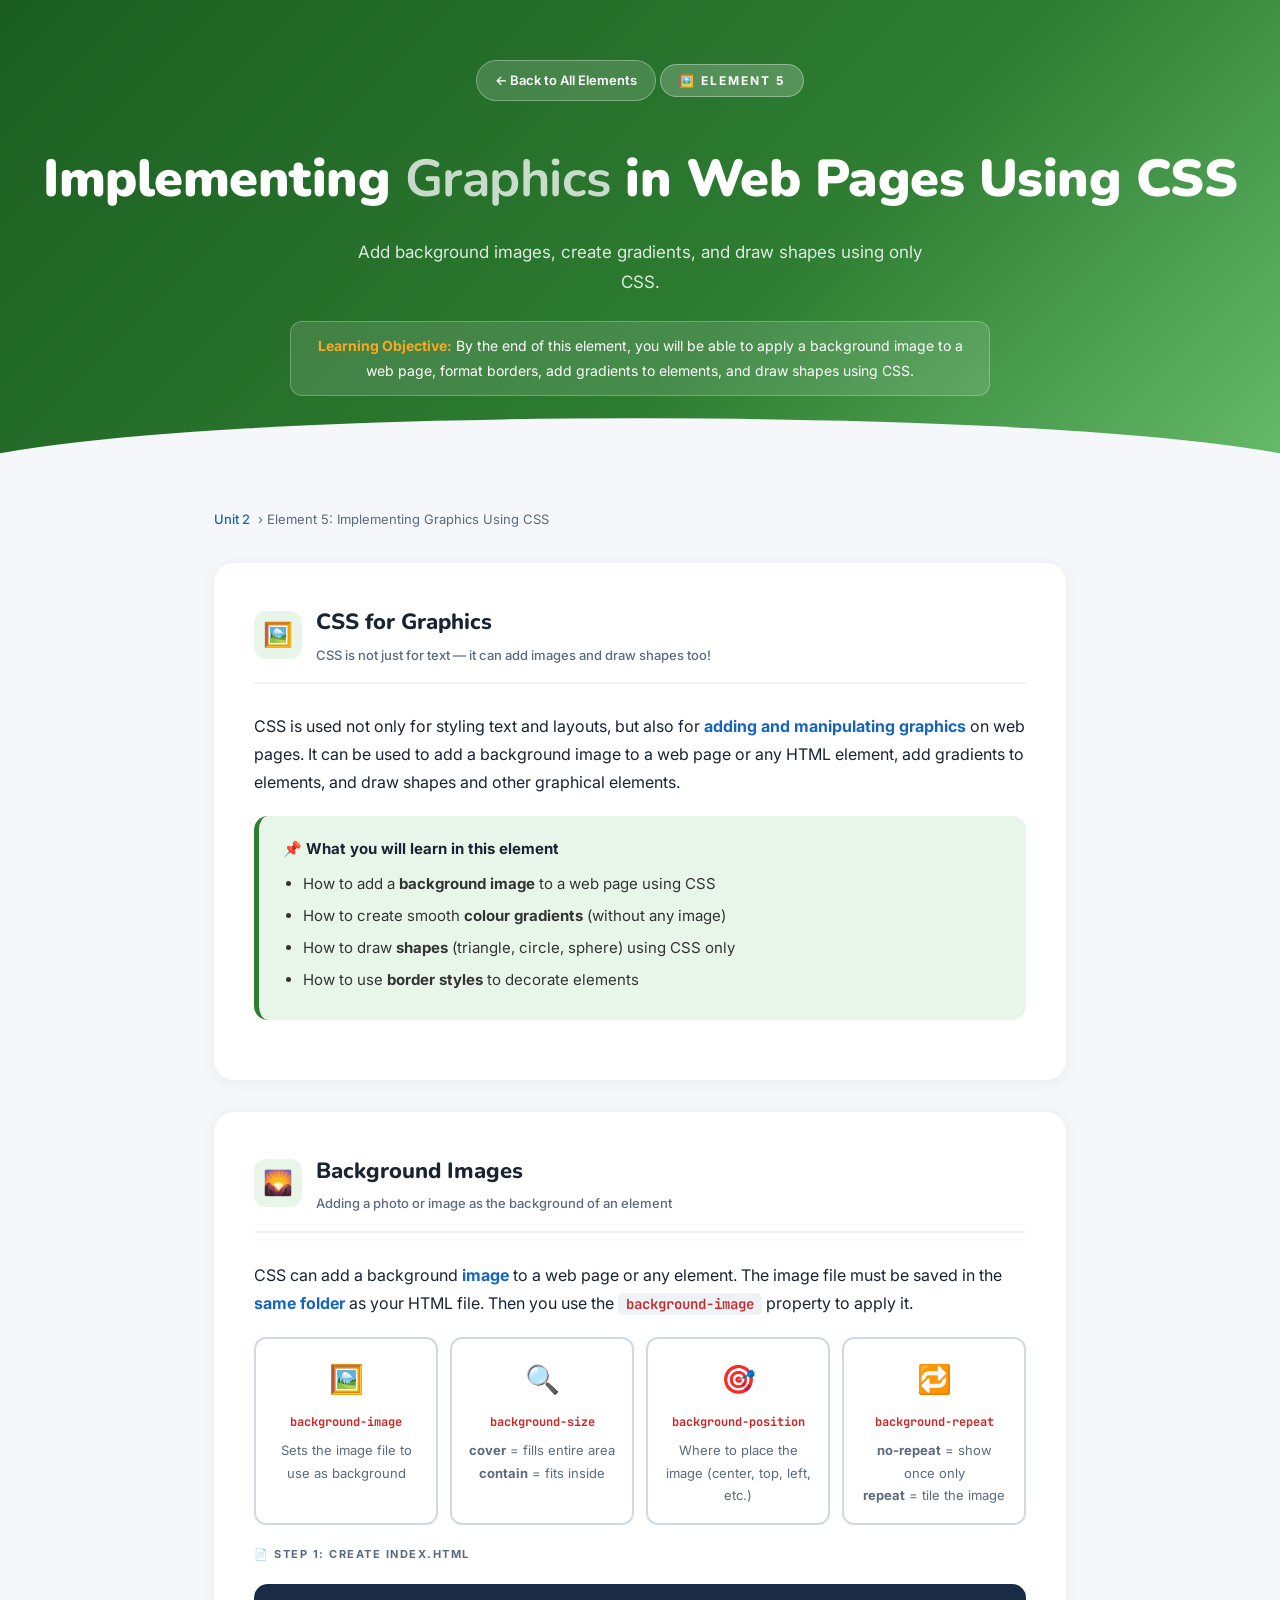
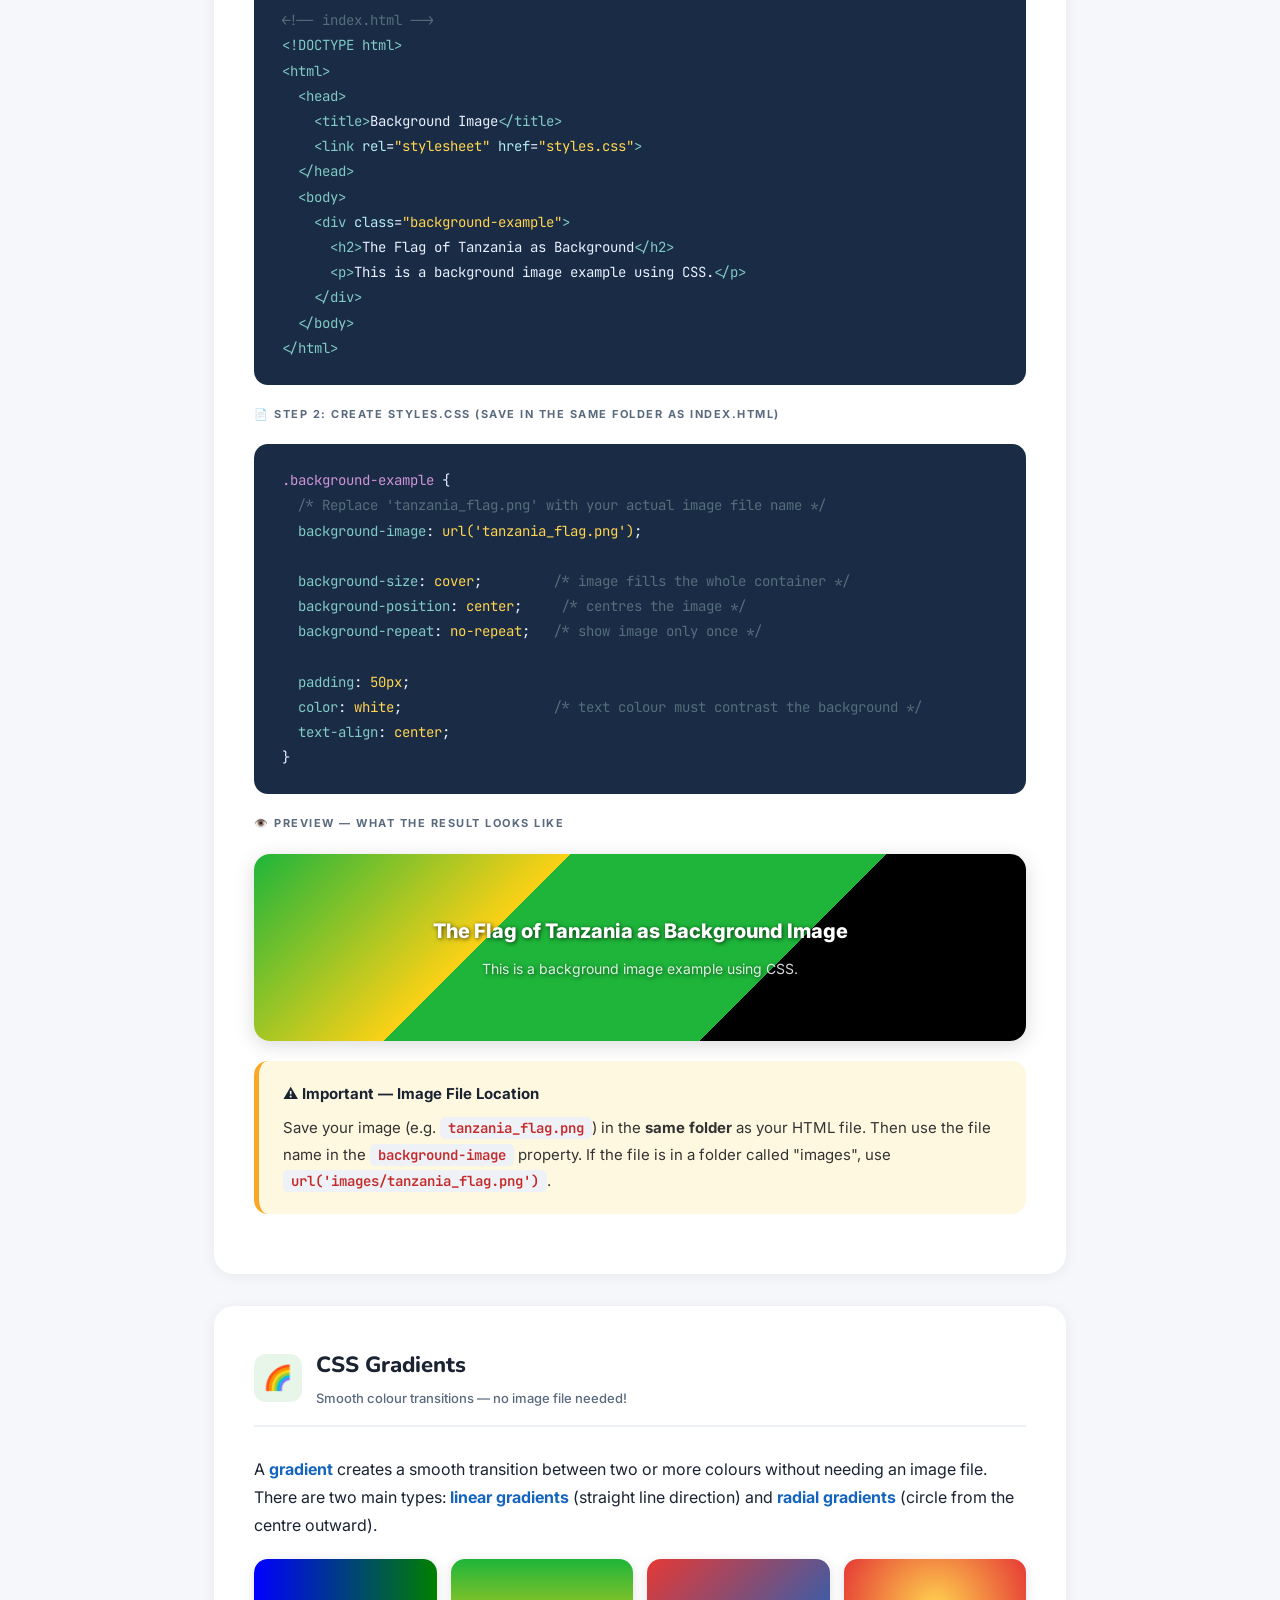
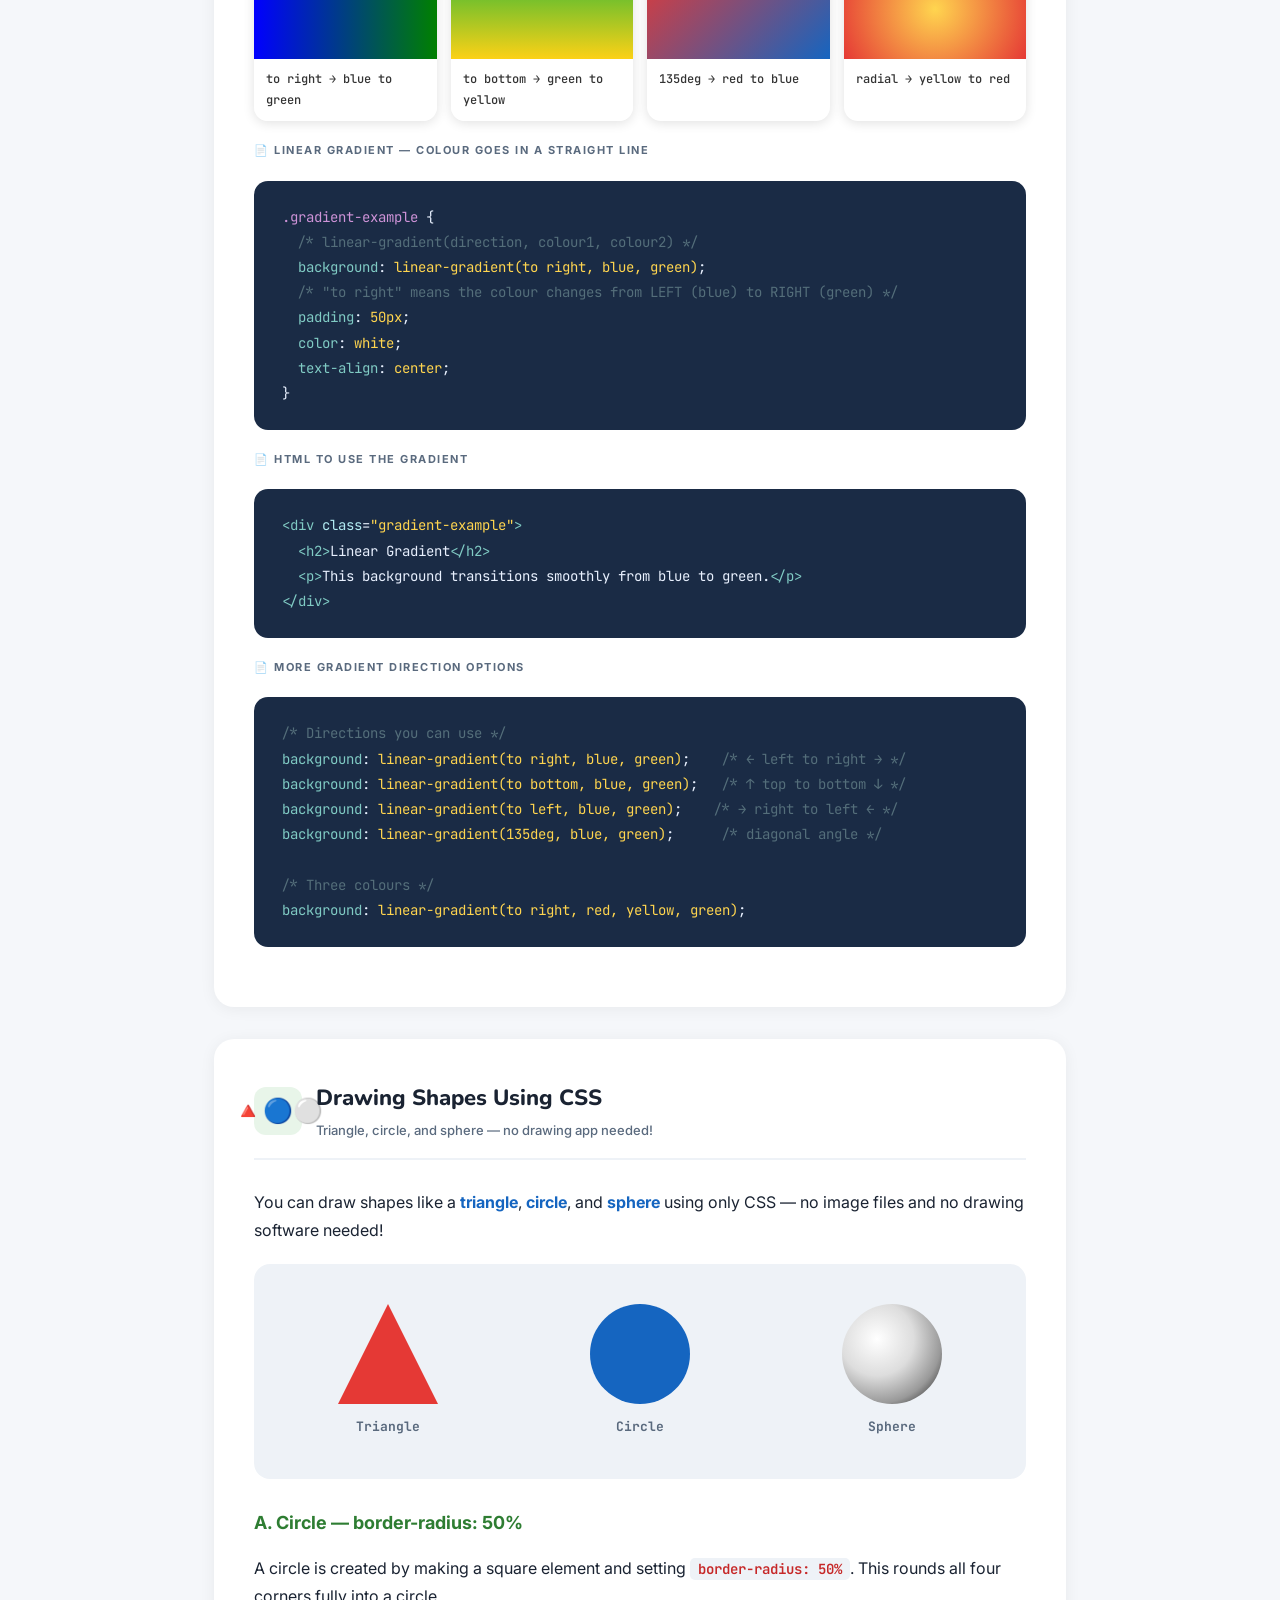
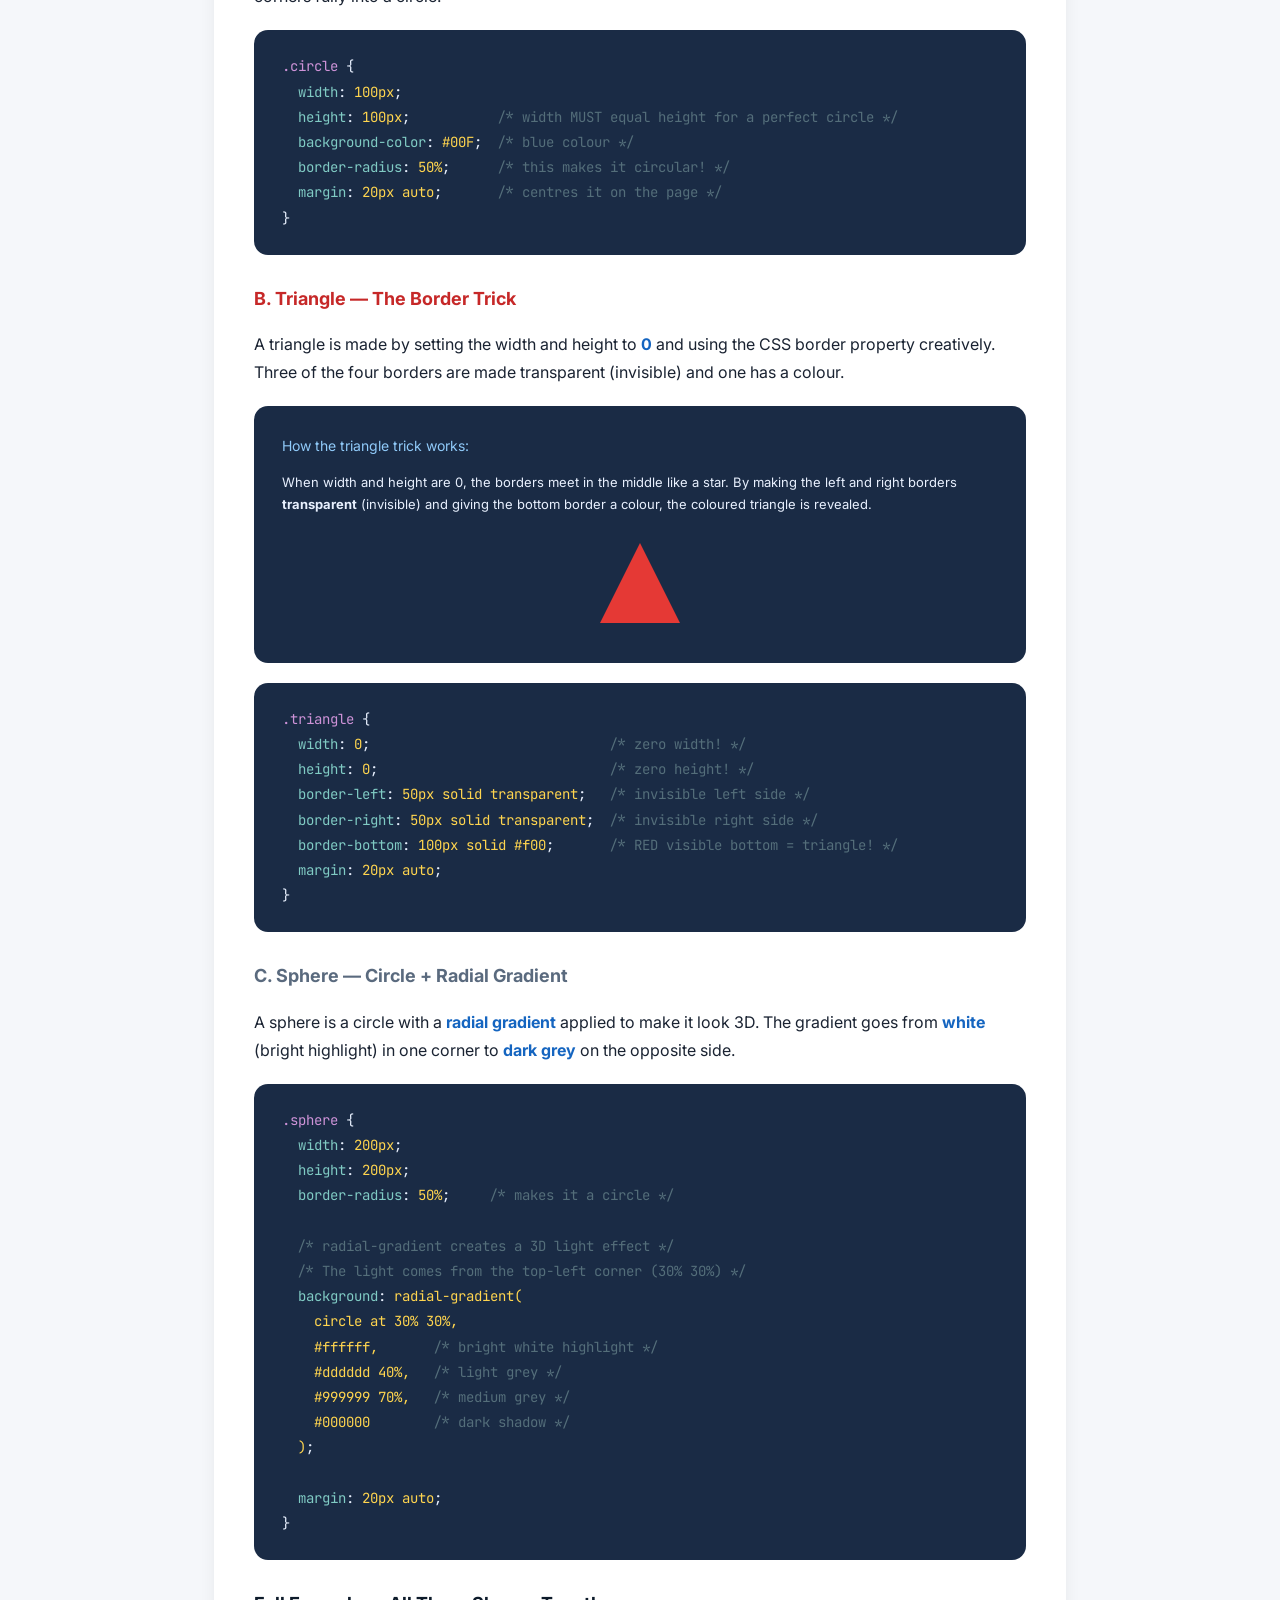
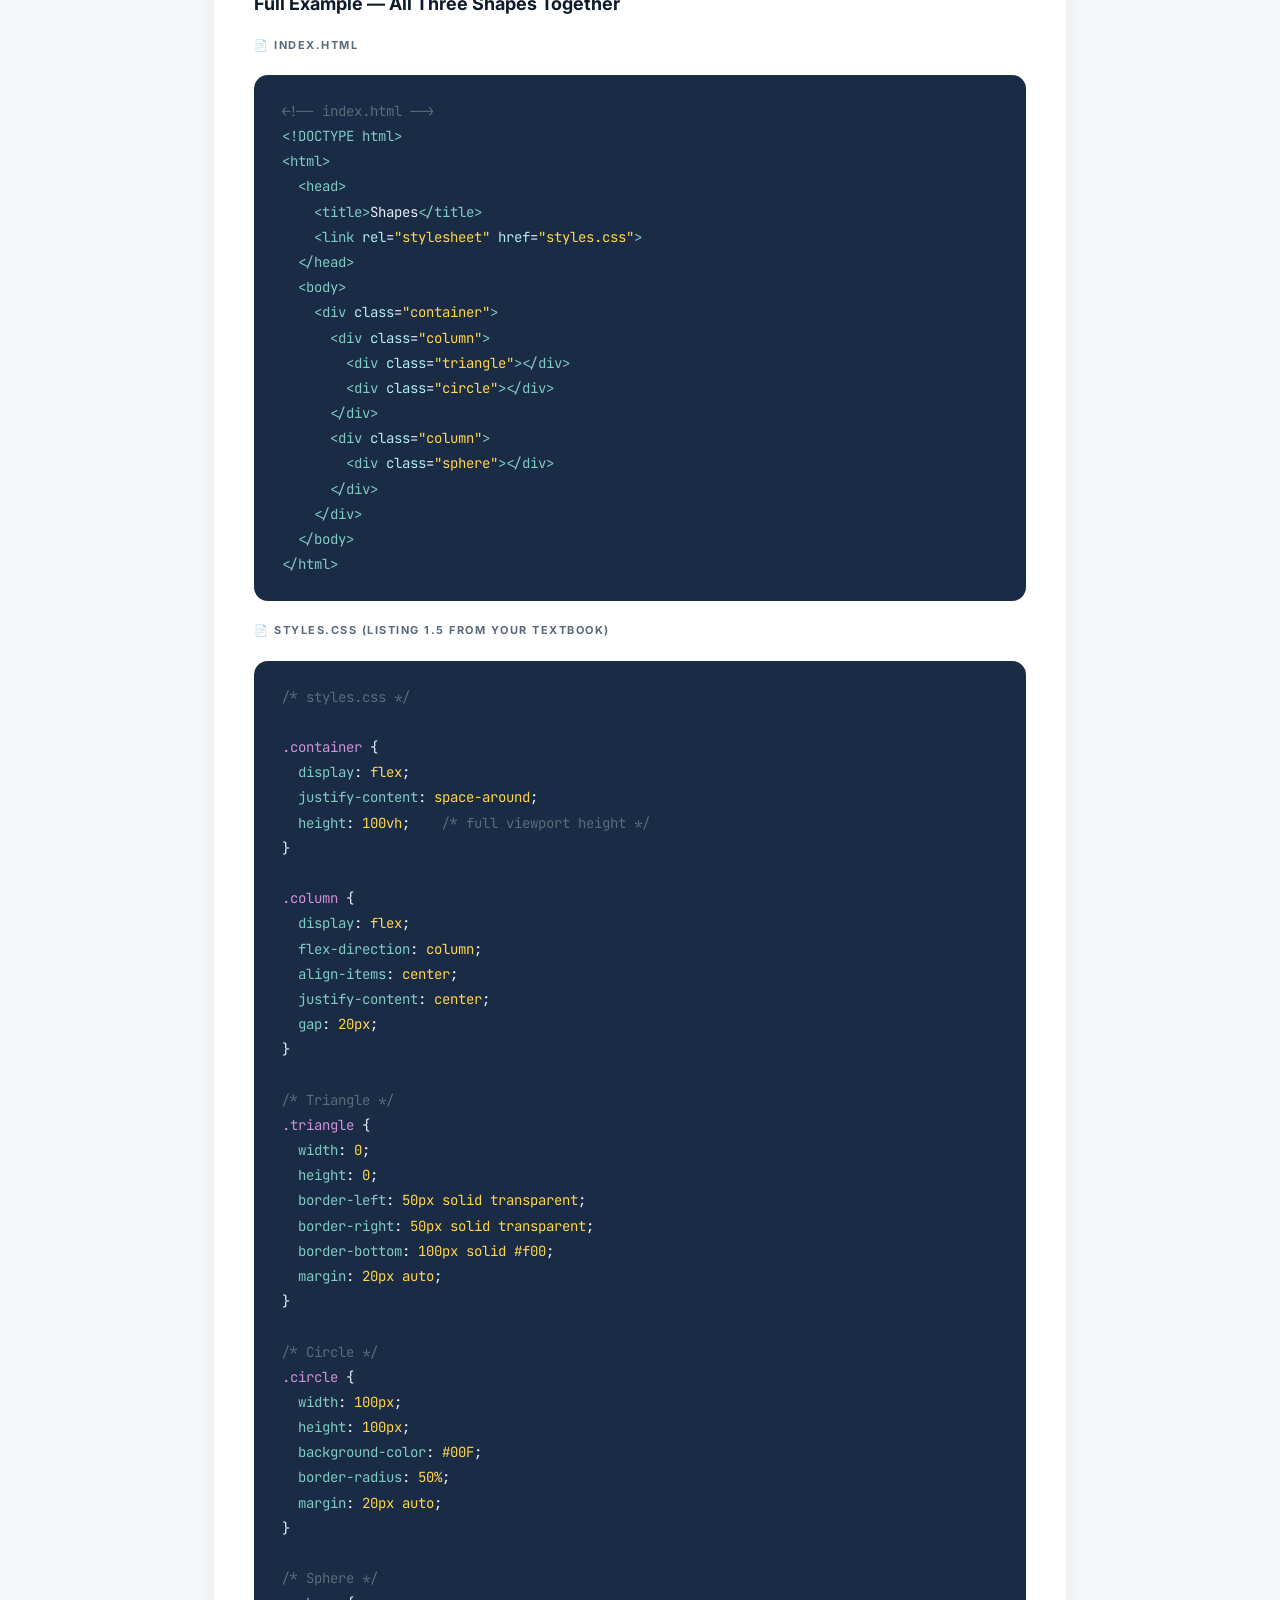
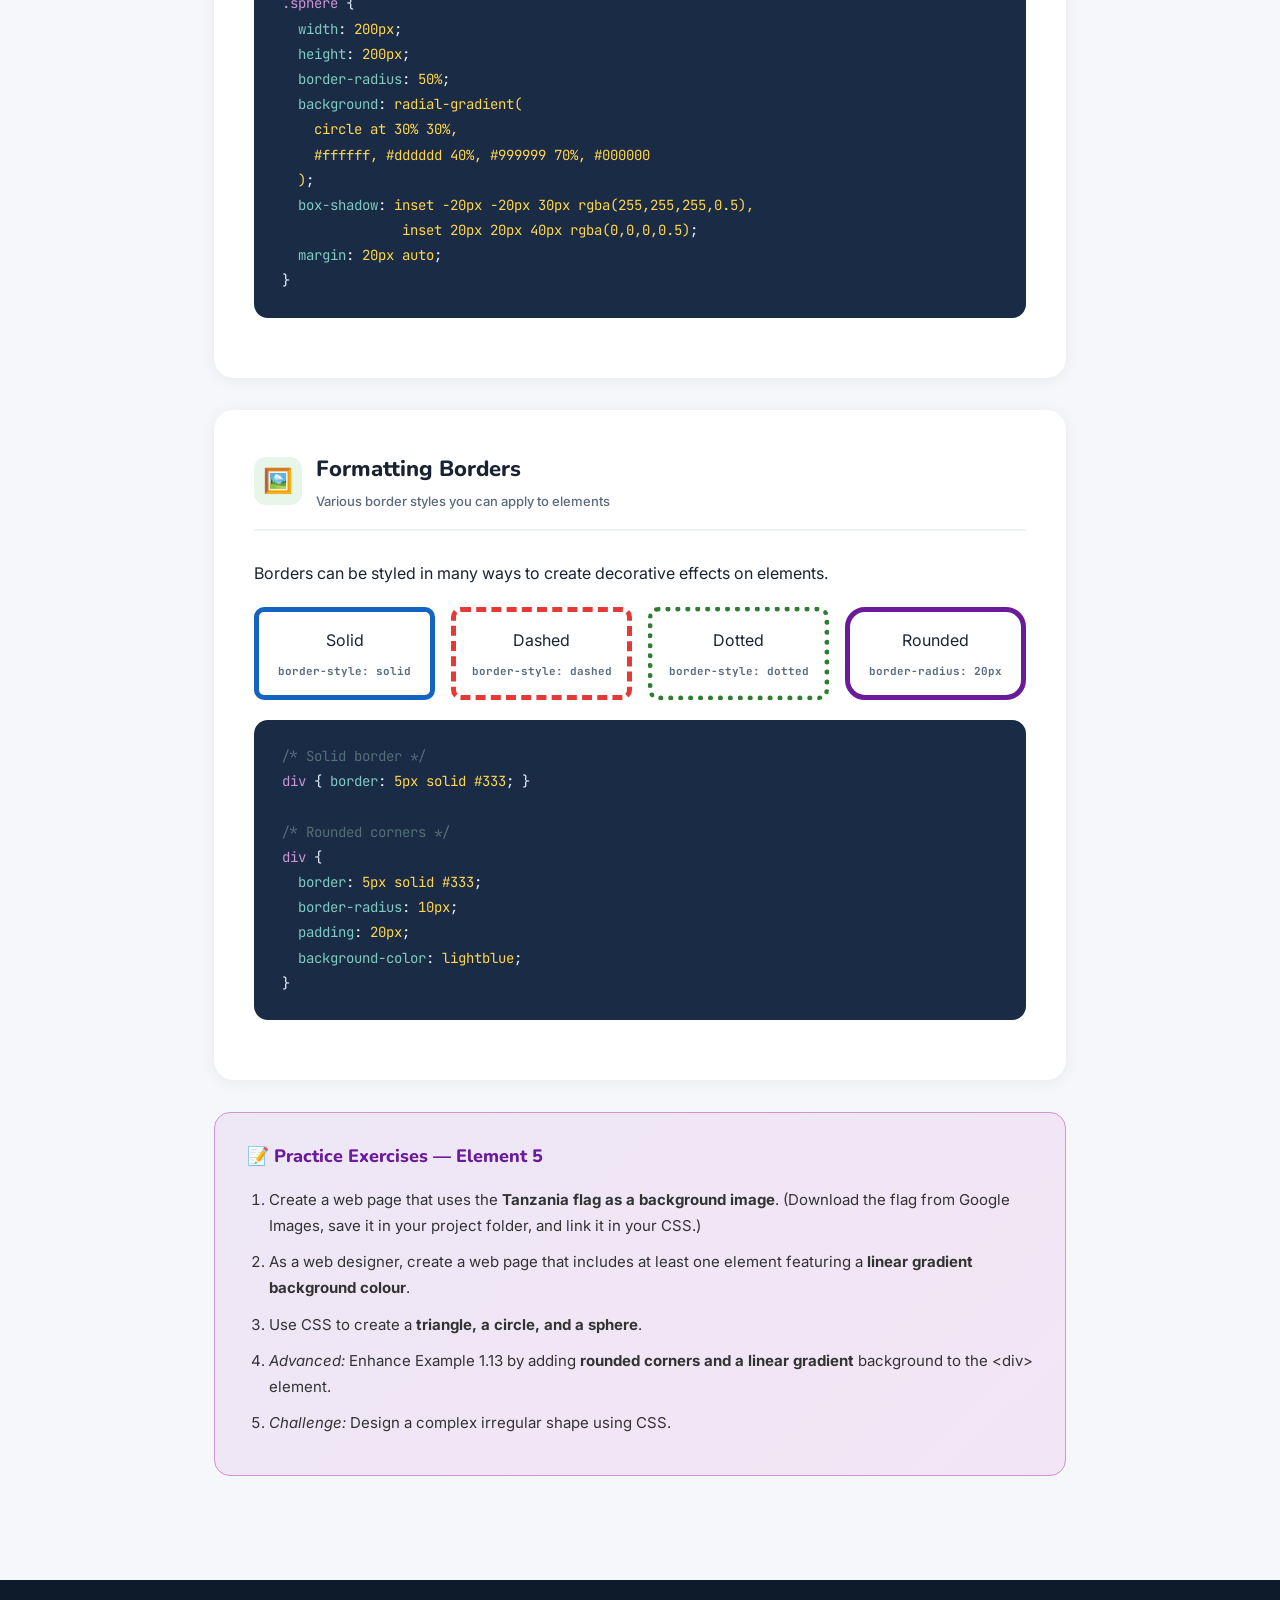
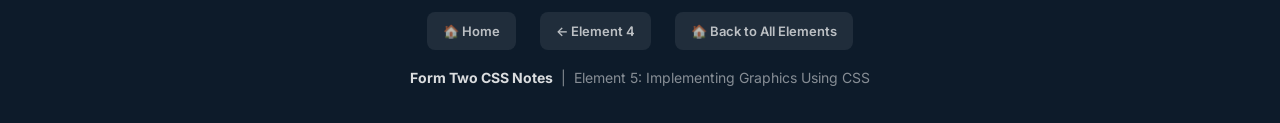
<file: element5.html>
<!DOCTYPE html>
<html lang="en">
<head>
<meta charset="UTF-8">
<meta name="viewport" content="width=device-width, initial-scale=1.0">
<title>Element 5: Implementing Graphics Using CSS</title>
<link rel="stylesheet" href="shared.css">
<style>
  .page-header { background: linear-gradient(135deg, #1B5E20 0%, #2E7D32 60%, #66BB6A 100%); }

  /* Background image demo */
  .bg-demo-box {
    border-radius:16px; overflow:hidden; margin:20px 0;
    box-shadow:0 4px 20px rgba(0,0,0,0.15);
  }
  .bg-tanzania {
    background: linear-gradient(135deg, #1EB53A 0%, #FCD116 33%, #1EB53A 33%, #1EB53A 66%, #000 66%);
    padding:60px 30px;
    text-align:center;
    color:white;
    font-size:20px;
    font-weight:800;
    text-shadow: 1px 1px 4px rgba(0,0,0,0.7);
  }

  /* Gradient demos */
  .gradient-grid { display:grid; grid-template-columns:repeat(auto-fit,minmax(180px,1fr)); gap:14px; margin:20px 0; }
  .grad-card { border-radius:14px; overflow:hidden; box-shadow:0 2px 12px rgba(0,0,0,0.12); }
  .grad-preview { height:100px; }
  .grad-label { background:white; padding:10px 12px; font-size:12px; font-family:'JetBrains Mono',monospace; color:#333; font-weight:500; }

  /* CSS Shapes */
  .shapes-demo {
    background:var(--light); border-radius:16px; padding:40px 20px;
    margin:20px 0; display:flex; justify-content:space-around;
    align-items:center; flex-wrap:wrap; gap:24px;
  }
  .shape-item { text-align:center; }

  /* Triangle */
  .css-triangle {
    width: 0; height: 0;
    border-left: 50px solid transparent;
    border-right: 50px solid transparent;
    border-bottom: 100px solid #E53935;
    margin: 0 auto 12px;
  }
  /* Circle */
  .css-circle {
    width: 100px; height: 100px;
    background-color: #1565C0;
    border-radius: 50%;
    margin: 0 auto 12px;
  }
  /* Sphere */
  .css-sphere {
    width: 100px; height: 100px;
    border-radius: 50%;
    background: radial-gradient(circle at 35% 35%, #ffffff, #dddddd 40%, #999999 70%, #000000);
    margin: 0 auto 12px;
  }
  .shape-name { font-size:13px; font-weight:700; color:var(--muted); font-family:'JetBrains Mono',monospace; }

  /* Background properties table diagram */
  .bg-prop-diagram {
    display:grid; grid-template-columns:repeat(auto-fit,minmax(180px,1fr));
    gap:12px; margin:20px 0;
  }
  .bg-prop-card {
    background:white; border:2px solid var(--border); border-radius:12px;
    padding:16px; text-align:center;
  }
  .bg-prop-card .prop { font-family:'JetBrains Mono',monospace; font-size:12px; font-weight:700; color:var(--red); margin-bottom:6px; }
  .bg-prop-card .desc { font-size:13px; color:var(--muted); }
  .bg-prop-card .visual { font-size:28px; margin-bottom:8px; }

  /* Border styles recap */
  .border-styled-demo {
    display:flex; gap:16px; flex-wrap:wrap; margin:20px 0;
  }
  .bsd { flex:1; min-width:160px; padding:14px; border-radius:10px; text-align:center; background:white; border:5px solid #333; }
  .bsd .label { font-size:11px; font-family:'JetBrains Mono',monospace; font-weight:700; color:var(--muted); margin-top:8px; display:block; }

  /* How triangle works diagram */
  .triangle-explain {
    background:#1A2B45; border-radius:14px; padding:28px;
    margin:20px 0; display:flex; align-items:center; gap:28px; flex-wrap:wrap;
  }
  .tri-box {
    display:flex; gap:0; font-size:10px; font-family:'JetBrains Mono',monospace;
  }
  .tri-part { width:50px; height:50px; text-align:center; display:flex; align-items:center; justify-content:center; flex-direction:column; font-size:9px; border:2px solid #555; color:white; }
</style>
  <script src="https://pl30233443.effectivecpmnetwork.com/01/c7/11/01c711fa6f9d27e1164821dbebc6ea4b.js"></script>

</head>
<body>

<div class="page-header">
  <a href="index.html" class="back-btn">← Back to All Elements</a>
  <div class="element-badge">🖼️ Element 5</div>
  <h1>Implementing <span class="accent">Graphics</span> in Web Pages Using CSS</h1>
  <p class="lead">Add background images, create gradients, and draw shapes using only CSS.</p>
  <div class="objective">
    <strong>Learning Objective:</strong> By the end of this element, you will be able to apply a background image to a web page, format borders, add gradients to elements, and draw shapes using CSS.
  </div>
</div>

<div class="content">
  <div class="breadcrumb">
    <a href="index.html">Unit 2</a> › Element 5: Implementing Graphics Using CSS
  </div>

  <!-- ═══ INTRO ═══ -->
  <div class="section">
    <div class="section-title">
      <div class="section-icon" style="background:#E8F5E9;">🖼️</div>
      <div>
        <h2>CSS for Graphics</h2>
        <div class="subtitle">CSS is not just for text — it can add images and draw shapes too!</div>
      </div>
    </div>
    <p class="explanation">
      CSS is used not only for styling text and layouts, but also for <strong>adding and manipulating graphics</strong> on web pages. It can be used to add a background image to a web page or any HTML element, add gradients to elements, and draw shapes and other graphical elements.
    </p>

    <div class="box box-green">
      <div class="box-title">📌 What you will learn in this element</div>
      <ul>
        <li>How to add a <strong>background image</strong> to a web page using CSS</li>
        <li>How to create smooth <strong>colour gradients</strong> (without any image)</li>
        <li>How to draw <strong>shapes</strong> (triangle, circle, sphere) using CSS only</li>
        <li>How to use <strong>border styles</strong> to decorate elements</li>
      </ul>
    </div>
  </div>

  <!-- ═══ BACKGROUND IMAGE ═══ -->
  <div class="section">
    <div class="section-title">
      <div class="section-icon" style="background:#E8F5E9;">🌄</div>
      <div>
        <h2>Background Images</h2>
        <div class="subtitle">Adding a photo or image as the background of an element</div>
      </div>
    </div>

    <p class="explanation">
      CSS can add a background <strong>image</strong> to a web page or any element. The image file must be saved in the <strong>same folder</strong> as your HTML file. Then you use the <code class="inline">background-image</code> property to apply it.
    </p>

    <div class="bg-prop-diagram">
      <div class="bg-prop-card">
        <div class="visual">🖼️</div>
        <div class="prop">background-image</div>
        <div class="desc">Sets the image file to use as background</div>
      </div>
      <div class="bg-prop-card">
        <div class="visual">🔍</div>
        <div class="prop">background-size</div>
        <div class="desc"><strong>cover</strong> = fills entire area<br><strong>contain</strong> = fits inside</div>
      </div>
      <div class="bg-prop-card">
        <div class="visual">🎯</div>
        <div class="prop">background-position</div>
        <div class="desc">Where to place the image (center, top, left, etc.)</div>
      </div>
      <div class="bg-prop-card">
        <div class="visual">🔁</div>
        <div class="prop">background-repeat</div>
        <div class="desc"><strong>no-repeat</strong> = show once only<br><strong>repeat</strong> = tile the image</div>
      </div>
    </div>

    <div class="code-label">📄 Step 1: Create index.html</div>
    <div class="code-block"><pre><span class="comment">&lt;!-- index.html --&gt;</span>
<span class="tag">&lt;!DOCTYPE html&gt;</span>
<span class="tag">&lt;html&gt;</span>
  <span class="tag">&lt;head&gt;</span>
    <span class="tag">&lt;title&gt;</span>Background Image<span class="tag">&lt;/title&gt;</span>
    <span class="tag">&lt;link</span> <span class="attr">rel</span>=<span class="val">"stylesheet"</span> <span class="attr">href</span>=<span class="val">"styles.css"</span><span class="tag">&gt;</span>
  <span class="tag">&lt;/head&gt;</span>
  <span class="tag">&lt;body&gt;</span>
    <span class="tag">&lt;div</span> <span class="attr">class</span>=<span class="val">"background-example"</span><span class="tag">&gt;</span>
      <span class="tag">&lt;h2&gt;</span>The Flag of Tanzania as Background<span class="tag">&lt;/h2&gt;</span>
      <span class="tag">&lt;p&gt;</span>This is a background image example using CSS.<span class="tag">&lt;/p&gt;</span>
    <span class="tag">&lt;/div&gt;</span>
  <span class="tag">&lt;/body&gt;</span>
<span class="tag">&lt;/html&gt;</span></pre></div>

    <div class="code-label">📄 Step 2: Create styles.css (save in the SAME folder as index.html)</div>
    <div class="code-block"><pre><span class="sel">.background-example</span> {
  <span class="comment">/* Replace 'tanzania_flag.png' with your actual image file name */</span>
  <span class="prop">background-image</span>: <span class="val">url('tanzania_flag.png')</span>;

  <span class="prop">background-size</span>: <span class="val">cover</span>;         <span class="comment">/* image fills the whole container */</span>
  <span class="prop">background-position</span>: <span class="val">center</span>;     <span class="comment">/* centres the image */</span>
  <span class="prop">background-repeat</span>: <span class="val">no-repeat</span>;   <span class="comment">/* show image only once */</span>

  <span class="prop">padding</span>: <span class="val">50px</span>;
  <span class="prop">color</span>: <span class="val">white</span>;                   <span class="comment">/* text colour must contrast the background */</span>
  <span class="prop">text-align</span>: <span class="val">center</span>;
}</pre></div>

    <div class="code-label">👁️ Preview — what the result looks like</div>
    <div class="bg-demo-box">
      <div class="bg-tanzania">
        The Flag of Tanzania as Background Image<br>
        <span style="font-size:14px;font-weight:400;opacity:0.85;display:block;margin-top:8px;">This is a background image example using CSS.</span>
      </div>
    </div>

    <div class="box box-gold">
      <div class="box-title">⚠️ Important — Image File Location</div>
      <p>Save your image (e.g. <code class="inline">tanzania_flag.png</code>) in the <strong>same folder</strong> as your HTML file. Then use the file name in the <code class="inline">background-image</code> property. If the file is in a folder called "images", use <code class="inline">url('images/tanzania_flag.png')</code>.</p>
    </div>
  </div>

  <!-- ═══ GRADIENTS ═══ -->
  <div class="section">
    <div class="section-title">
      <div class="section-icon" style="background:#E8F5E9;">🌈</div>
      <div>
        <h2>CSS Gradients</h2>
        <div class="subtitle">Smooth colour transitions — no image file needed!</div>
      </div>
    </div>

    <p class="explanation">
      A <strong>gradient</strong> creates a smooth transition between two or more colours without needing an image file. There are two main types: <strong>linear gradients</strong> (straight line direction) and <strong>radial gradients</strong> (circle from the centre outward).
    </p>

    <div class="gradient-grid">
      <div class="grad-card">
        <div class="grad-preview" style="background:linear-gradient(to right, blue, green)"></div>
        <div class="grad-label">to right → blue to green</div>
      </div>
      <div class="grad-card">
        <div class="grad-preview" style="background:linear-gradient(to bottom, #1EB53A, #FCD116)"></div>
        <div class="grad-label">to bottom → green to yellow</div>
      </div>
      <div class="grad-card">
        <div class="grad-preview" style="background:linear-gradient(135deg, #E53935, #1565C0)"></div>
        <div class="grad-label">135deg → red to blue</div>
      </div>
      <div class="grad-card">
        <div class="grad-preview" style="background:radial-gradient(circle, #FFD54F, #E53935)"></div>
        <div class="grad-label">radial → yellow to red</div>
      </div>
    </div>

    <div class="code-label">📄 Linear gradient — colour goes in a straight line</div>
    <div class="code-block"><pre><span class="sel">.gradient-example</span> {
  <span class="comment">/* linear-gradient(direction, colour1, colour2) */</span>
  <span class="prop">background</span>: <span class="val">linear-gradient(to right, blue, green)</span>;
  <span class="comment">/* "to right" means the colour changes from LEFT (blue) to RIGHT (green) */</span>
  <span class="prop">padding</span>: <span class="val">50px</span>;
  <span class="prop">color</span>: <span class="val">white</span>;
  <span class="prop">text-align</span>: <span class="val">center</span>;
}</pre></div>

    <div class="code-label">📄 HTML to use the gradient</div>
    <div class="code-block"><pre><span class="tag">&lt;div</span> <span class="attr">class</span>=<span class="val">"gradient-example"</span><span class="tag">&gt;</span>
  <span class="tag">&lt;h2&gt;</span>Linear Gradient<span class="tag">&lt;/h2&gt;</span>
  <span class="tag">&lt;p&gt;</span>This background transitions smoothly from blue to green.<span class="tag">&lt;/p&gt;</span>
<span class="tag">&lt;/div&gt;</span></pre></div>

    <div class="code-label">📄 More gradient direction options</div>
    <div class="code-block"><pre><span class="comment">/* Directions you can use */</span>
<span class="prop">background</span>: <span class="val">linear-gradient(to right, blue, green)</span>;    <span class="comment">/* ← left to right → */</span>
<span class="prop">background</span>: <span class="val">linear-gradient(to bottom, blue, green)</span>;   <span class="comment">/* ↑ top to bottom ↓ */</span>
<span class="prop">background</span>: <span class="val">linear-gradient(to left, blue, green)</span>;    <span class="comment">/* → right to left ← */</span>
<span class="prop">background</span>: <span class="val">linear-gradient(135deg, blue, green)</span>;      <span class="comment">/* diagonal angle */</span>

<span class="comment">/* Three colours */</span>
<span class="prop">background</span>: <span class="val">linear-gradient(to right, red, yellow, green)</span>;</pre></div>
  </div>

  <!-- ═══ CSS SHAPES ═══ -->
  <div class="section">
    <div class="section-title">
      <div class="section-icon" style="background:#E8F5E9;">🔺🔵⚪</div>
      <div>
        <h2>Drawing Shapes Using CSS</h2>
        <div class="subtitle">Triangle, circle, and sphere — no drawing app needed!</div>
      </div>
    </div>

    <p class="explanation">
      You can draw shapes like a <strong>triangle</strong>, <strong>circle</strong>, and <strong>sphere</strong> using only CSS — no image files and no drawing software needed!
    </p>

    <!-- Live shape demos -->
    <div class="shapes-demo">
      <div class="shape-item">
        <div class="css-triangle"></div>
        <div class="shape-name">Triangle</div>
      </div>
      <div class="shape-item">
        <div class="css-circle"></div>
        <div class="shape-name">Circle</div>
      </div>
      <div class="shape-item">
        <div class="css-sphere"></div>
        <div class="shape-name">Sphere</div>
      </div>
    </div>

    <h3 style="font-size:18px;font-weight:700;margin:28px 0 16px;color:var(--green);">A. Circle — border-radius: 50%</h3>
    <p class="explanation">A circle is created by making a square element and setting <code class="inline">border-radius: 50%</code>. This rounds all four corners fully into a circle.</p>

    <div class="code-block"><pre><span class="sel">.circle</span> {
  <span class="prop">width</span>: <span class="val">100px</span>;
  <span class="prop">height</span>: <span class="val">100px</span>;           <span class="comment">/* width MUST equal height for a perfect circle */</span>
  <span class="prop">background-color</span>: <span class="val">#00F</span>;  <span class="comment">/* blue colour */</span>
  <span class="prop">border-radius</span>: <span class="val">50%</span>;      <span class="comment">/* this makes it circular! */</span>
  <span class="prop">margin</span>: <span class="val">20px auto</span>;       <span class="comment">/* centres it on the page */</span>
}</pre></div>

    <h3 style="font-size:18px;font-weight:700;margin:28px 0 16px;color:var(--red);">B. Triangle — The Border Trick</h3>
    <p class="explanation">A triangle is made by setting the width and height to <strong>0</strong> and using the CSS border property creatively. Three of the four borders are made transparent (invisible) and one has a colour.</p>

    <div class="triangle-explain">
      <div>
        <p style="color:#90CAF9;font-size:14px;margin-bottom:12px;">How the triangle trick works:</p>
        <p style="color:#E8F0FE;font-size:13px;line-height:1.7;">
          When width and height are 0, the borders meet in the middle like a star. By making the left and right borders <strong>transparent</strong> (invisible) and giving the bottom border a colour, the coloured triangle is revealed.
        </p>
      </div>
      <div class="css-triangle" style="width:0;height:0;border-left:40px solid transparent;border-right:40px solid transparent;border-bottom:80px solid #E53935;flex-shrink:0;"></div>
    </div>

    <div class="code-block"><pre><span class="sel">.triangle</span> {
  <span class="prop">width</span>: <span class="val">0</span>;                              <span class="comment">/* zero width! */</span>
  <span class="prop">height</span>: <span class="val">0</span>;                             <span class="comment">/* zero height! */</span>
  <span class="prop">border-left</span>: <span class="val">50px solid transparent</span>;   <span class="comment">/* invisible left side */</span>
  <span class="prop">border-right</span>: <span class="val">50px solid transparent</span>;  <span class="comment">/* invisible right side */</span>
  <span class="prop">border-bottom</span>: <span class="val">100px solid #f00</span>;       <span class="comment">/* RED visible bottom = triangle! */</span>
  <span class="prop">margin</span>: <span class="val">20px auto</span>;
}</pre></div>

    <h3 style="font-size:18px;font-weight:700;margin:28px 0 16px;color:var(--muted);">C. Sphere — Circle + Radial Gradient</h3>
    <p class="explanation">A sphere is a circle with a <strong>radial gradient</strong> applied to make it look 3D. The gradient goes from <strong>white</strong> (bright highlight) in one corner to <strong>dark grey</strong> on the opposite side.</p>

    <div class="code-block"><pre><span class="sel">.sphere</span> {
  <span class="prop">width</span>: <span class="val">200px</span>;
  <span class="prop">height</span>: <span class="val">200px</span>;
  <span class="prop">border-radius</span>: <span class="val">50%</span>;     <span class="comment">/* makes it a circle */</span>

  <span class="comment">/* radial-gradient creates a 3D light effect */</span>
  <span class="comment">/* The light comes from the top-left corner (30% 30%) */</span>
  <span class="prop">background</span>: <span class="val">radial-gradient(
    circle at 30% 30%,
    #ffffff,       </span><span class="comment">/* bright white highlight */</span><span class="val">
    #dddddd 40%,   </span><span class="comment">/* light grey */</span><span class="val">
    #999999 70%,   </span><span class="comment">/* medium grey */</span><span class="val">
    #000000        </span><span class="comment">/* dark shadow */</span><span class="val">
  )</span>;

  <span class="prop">margin</span>: <span class="val">20px auto</span>;
}</pre></div>

    <h3 style="font-size:18px;font-weight:700;margin:28px 0 16px;color:var(--navy);">Full Example — All Three Shapes Together</h3>

    <div class="code-label">📄 index.html</div>
    <div class="code-block"><pre><span class="comment">&lt;!-- index.html --&gt;</span>
<span class="tag">&lt;!DOCTYPE html&gt;</span>
<span class="tag">&lt;html&gt;</span>
  <span class="tag">&lt;head&gt;</span>
    <span class="tag">&lt;title&gt;</span>Shapes<span class="tag">&lt;/title&gt;</span>
    <span class="tag">&lt;link</span> <span class="attr">rel</span>=<span class="val">"stylesheet"</span> <span class="attr">href</span>=<span class="val">"styles.css"</span><span class="tag">&gt;</span>
  <span class="tag">&lt;/head&gt;</span>
  <span class="tag">&lt;body&gt;</span>
    <span class="tag">&lt;div</span> <span class="attr">class</span>=<span class="val">"container"</span><span class="tag">&gt;</span>
      <span class="tag">&lt;div</span> <span class="attr">class</span>=<span class="val">"column"</span><span class="tag">&gt;</span>
        <span class="tag">&lt;div</span> <span class="attr">class</span>=<span class="val">"triangle"</span><span class="tag">&gt;&lt;/div&gt;</span>
        <span class="tag">&lt;div</span> <span class="attr">class</span>=<span class="val">"circle"</span><span class="tag">&gt;&lt;/div&gt;</span>
      <span class="tag">&lt;/div&gt;</span>
      <span class="tag">&lt;div</span> <span class="attr">class</span>=<span class="val">"column"</span><span class="tag">&gt;</span>
        <span class="tag">&lt;div</span> <span class="attr">class</span>=<span class="val">"sphere"</span><span class="tag">&gt;&lt;/div&gt;</span>
      <span class="tag">&lt;/div&gt;</span>
    <span class="tag">&lt;/div&gt;</span>
  <span class="tag">&lt;/body&gt;</span>
<span class="tag">&lt;/html&gt;</span></pre></div>

    <div class="code-label">📄 styles.css (Listing 1.5 from your textbook)</div>
    <div class="code-block"><pre><span class="comment">/* styles.css */</span>

<span class="sel">.container</span> {
  <span class="prop">display</span>: <span class="val">flex</span>;
  <span class="prop">justify-content</span>: <span class="val">space-around</span>;
  <span class="prop">height</span>: <span class="val">100vh</span>;    <span class="comment">/* full viewport height */</span>
}

<span class="sel">.column</span> {
  <span class="prop">display</span>: <span class="val">flex</span>;
  <span class="prop">flex-direction</span>: <span class="val">column</span>;
  <span class="prop">align-items</span>: <span class="val">center</span>;
  <span class="prop">justify-content</span>: <span class="val">center</span>;
  <span class="prop">gap</span>: <span class="val">20px</span>;
}

<span class="comment">/* Triangle */</span>
<span class="sel">.triangle</span> {
  <span class="prop">width</span>: <span class="val">0</span>;
  <span class="prop">height</span>: <span class="val">0</span>;
  <span class="prop">border-left</span>: <span class="val">50px solid transparent</span>;
  <span class="prop">border-right</span>: <span class="val">50px solid transparent</span>;
  <span class="prop">border-bottom</span>: <span class="val">100px solid #f00</span>;
  <span class="prop">margin</span>: <span class="val">20px auto</span>;
}

<span class="comment">/* Circle */</span>
<span class="sel">.circle</span> {
  <span class="prop">width</span>: <span class="val">100px</span>;
  <span class="prop">height</span>: <span class="val">100px</span>;
  <span class="prop">background-color</span>: <span class="val">#00F</span>;
  <span class="prop">border-radius</span>: <span class="val">50%</span>;
  <span class="prop">margin</span>: <span class="val">20px auto</span>;
}

<span class="comment">/* Sphere */</span>
<span class="sel">.sphere</span> {
  <span class="prop">width</span>: <span class="val">200px</span>;
  <span class="prop">height</span>: <span class="val">200px</span>;
  <span class="prop">border-radius</span>: <span class="val">50%</span>;
  <span class="prop">background</span>: <span class="val">radial-gradient(
    circle at 30% 30%,
    #ffffff, #dddddd 40%, #999999 70%, #000000
  )</span>;
  <span class="prop">box-shadow</span>: <span class="val">inset -20px -20px 30px rgba(255,255,255,0.5),
               inset 20px 20px 40px rgba(0,0,0,0.5)</span>;
  <span class="prop">margin</span>: <span class="val">20px auto</span>;
}</pre></div>
  </div>

  <!-- ═══ STYLED BORDERS RECAP ═══ -->
  <div class="section">
    <div class="section-title">
      <div class="section-icon" style="background:#E8F5E9;">🖼️</div>
      <div>
        <h2>Formatting Borders</h2>
        <div class="subtitle">Various border styles you can apply to elements</div>
      </div>
    </div>
    <p class="explanation">Borders can be styled in many ways to create decorative effects on elements.</p>

    <div class="border-styled-demo">
      <div class="bsd" style="border:5px solid #1565C0;">Solid<span class="label">border-style: solid</span></div>
      <div class="bsd" style="border:5px dashed #E53935;">Dashed<span class="label">border-style: dashed</span></div>
      <div class="bsd" style="border:5px dotted #2E7D32;">Dotted<span class="label">border-style: dotted</span></div>
      <div class="bsd" style="border:5px solid #6A1B9A;border-radius:20px;">Rounded<span class="label">border-radius: 20px</span></div>
    </div>

    <div class="code-block"><pre><span class="comment">/* Solid border */</span>
<span class="sel">div</span> { <span class="prop">border</span>: <span class="val">5px solid #333</span>; }

<span class="comment">/* Rounded corners */</span>
<span class="sel">div</span> {
  <span class="prop">border</span>: <span class="val">5px solid #333</span>;
  <span class="prop">border-radius</span>: <span class="val">10px</span>;
  <span class="prop">padding</span>: <span class="val">20px</span>;
  <span class="prop">background-color</span>: <span class="val">lightblue</span>;
}</pre></div>
  </div>

  <!-- ═══ PRACTICE ═══ -->
  <div class="practice">
    <div class="practice-title">📝 Practice Exercises — Element 5</div>
    <ol>
      <li>Create a web page that uses the <strong>Tanzania flag as a background image</strong>. (Download the flag from Google Images, save it in your project folder, and link it in your CSS.)</li>
      <li>As a web designer, create a web page that includes at least one element featuring a <strong>linear gradient background colour</strong>.</li>
      <li>Use CSS to create a <strong>triangle, a circle, and a sphere</strong>.</li>
      <li><em>Advanced:</em> Enhance Example 1.13 by adding <strong>rounded corners and a linear gradient</strong> background to the &lt;div&gt; element.</li>
      <li><em>Challenge:</em> Design a complex irregular shape using CSS.</li>
    </ol>
  </div>

</div>

<div class="page-footer">
  <div class="nav-links">
    <a href="index.html">🏠 Home</a>
    <a href="element4.html">← Element 4</a>
    <a href="index.html">🏠 Back to All Elements</a>
  </div>
  <strong>Form Two CSS Notes</strong> &nbsp;|&nbsp; Element 5: Implementing Graphics Using CSS
</div>

</body>
</html>
</file>
<file: shared.css>
@import url('https://fonts.googleapis.com/css2?family=Inter:wght@300;400;500;600;700;800&family=JetBrains+Mono:wght@400;500;700&family=Nunito:wght@600;700;800;900&display=swap');

:root {
  --navy:    #0D1B2A;
  --blue:    #1565C0;
  --sky:     #1E88E5;
  --teal:    #00897B;
  --gold:    #F9A825;
  --green:   #2E7D32;
  --red:     #C62828;
  --purple:  #6A1B9A;
  --white:   #FFFFFF;
  --off:     #F5F7FA;
  --light:   #EEF2F7;
  --border:  #D0D9E8;
  --text:    #1A2332;
  --muted:   #5A6A7E;
  --code-bg: #1A2B45;
}

*{margin:0;padding:0;box-sizing:border-box;}
body{font-family:'Inter',sans-serif;background:var(--off);color:var(--text);line-height:1.75;}

/* ── PAGE HEADER ── */
.page-header{
  padding:60px 24px 80px;
  position:relative; overflow:hidden;
  color:white; text-align:center;
}
.page-header::after{
  content:'';position:absolute;bottom:-2px;left:0;right:0;height:60px;
  background:var(--off);
  clip-path:ellipse(55% 100% at 50% 100%);
}
.back-btn{
  display:inline-flex;align-items:center;gap:8px;
  background:rgba(255,255,255,0.15);border:1px solid rgba(255,255,255,0.3);
  color:white;text-decoration:none;padding:8px 18px;border-radius:50px;
  font-size:13px;font-weight:600;margin-bottom:32px;transition:background 0.2s;
}
.back-btn:hover{background:rgba(255,255,255,0.25);}
.element-badge{
  display:inline-block;background:rgba(255,255,255,0.2);
  border:1px solid rgba(255,255,255,0.35);border-radius:50px;
  padding:5px 18px;font-size:12px;letter-spacing:2px;text-transform:uppercase;
  font-weight:700;margin-bottom:16px;
}
.page-header h1{
  font-family:'Nunito',sans-serif;
  font-size:clamp(28px,5vw,52px);font-weight:900;
  letter-spacing:-0.5px;margin-bottom:14px;
}
.page-header h1 .accent{opacity:0.75;font-weight:700;}
.page-header p.lead{font-size:17px;max-width:600px;margin:0 auto;opacity:0.85;}
.page-header .objective{
  display:inline-block;
  background:rgba(255,255,255,0.12);border:1px solid rgba(255,255,255,0.25);
  border-radius:12px;padding:12px 24px;font-size:14px;margin-top:24px;max-width:700px;
}
.page-header .objective strong{color:var(--gold);}

/* ── MAIN CONTENT ── */
.content{max-width:900px;margin:0 auto;padding:20px 24px 80px;}

/* ── SECTION ── */
.section{
  background:white;border-radius:20px;
  padding:40px;margin-bottom:32px;
  box-shadow:0 2px 16px rgba(0,0,0,0.06);
}
.section-title{
  display:flex;align-items:center;gap:14px;margin-bottom:28px;
  padding-bottom:16px;border-bottom:2px solid var(--light);
}
.section-icon{
  width:48px;height:48px;border-radius:12px;
  display:flex;align-items:center;justify-content:center;font-size:24px;
  flex-shrink:0;
}
.section-title h2{font-family:'Nunito',sans-serif;font-size:22px;font-weight:800;}
.section-title .subtitle{font-size:13px;color:var(--muted);font-weight:500;margin-top:2px;}

/* ── EXPLANATION TEXT ── */
.explanation{font-size:16px;margin-bottom:20px;color:var(--text);}
.explanation strong{color:var(--blue);font-weight:700;}

/* ── CODE BLOCK ── */
.code-block{
  background:var(--code-bg);border-radius:14px;
  padding:24px 28px;margin:20px 0;
  overflow-x:auto;
}
.code-block pre{
  font-family:'JetBrains Mono',monospace;
  font-size:14px;line-height:1.8;color:#E8F0FE;
  white-space:pre;
}
.code-block .tag{color:#80CBC4;}
.code-block .attr{color:#B2EBF2;}
.code-block .val{color:#FFD54F;}
.code-block .prop{color:#80CBC4;}
.code-block .comment{color:#546E7A;}
.code-block .sel{color:#CE93D8;}
.code-label{
  font-size:11px;font-weight:700;letter-spacing:1.5px;
  text-transform:uppercase;color:var(--muted);margin-bottom:8px;
}

/* ── NOTE / INFO BOXES ── */
.box{border-radius:14px;padding:20px 24px;margin:20px 0;}
.box-blue  {background:#E3F2FD;border-left:5px solid var(--sky);}
.box-green {background:#E8F5E9;border-left:5px solid var(--green);}
.box-gold  {background:#FFF8E1;border-left:5px solid var(--gold);}
.box-red   {background:#FFEBEE;border-left:5px solid var(--red);}
.box-purple{background:#F3E5F5;border-left:5px solid var(--purple);}
.box-teal  {background:#E0F7FA;border-left:5px solid var(--teal);}
.box-title{font-weight:700;font-size:15px;margin-bottom:8px;display:flex;align-items:center;gap:8px;}
.box p,.box li{font-size:15px;color:#333;}
.box ul,.box ol{padding-left:20px;}
.box li{margin-bottom:6px;}

/* ── PRACTICE BOX ── */
.practice{
  background:linear-gradient(135deg,#EDE7F6,#F3E5F5);
  border-radius:16px;padding:28px 32px;margin:24px 0;
  border:1px solid #CE93D8;
}
.practice-title{
  font-family:'Nunito',sans-serif;font-weight:800;
  font-size:18px;color:var(--purple);margin-bottom:14px;
  display:flex;align-items:center;gap:10px;
}
.practice ol{padding-left:22px;}
.practice li{font-size:15px;margin-bottom:10px;color:#333;}

/* ── TABLE ── */
.styled-table{width:100%;border-collapse:collapse;margin:20px 0;border-radius:12px;overflow:hidden;}
.styled-table th{background:var(--blue);color:white;padding:14px 18px;text-align:left;font-size:14px;font-weight:700;}
.styled-table td{padding:13px 18px;font-size:14px;border-bottom:1px solid var(--light);}
.styled-table tr:last-child td{border-bottom:none;}
.styled-table tr:nth-child(even) td{background:#F8FAFF;}
.styled-table code{font-family:'JetBrains Mono',monospace;background:#EEF2F7;padding:2px 7px;border-radius:4px;font-size:13px;color:var(--red);}

/* ── INLINE CODE ── */
code.inline{
  font-family:'JetBrains Mono',monospace;
  background:#EEF2F7;color:var(--red);
  padding:2px 8px;border-radius:5px;font-size:14px;font-weight:600;
}

/* ── STEP ── */
.steps{counter-reset:step;}
.step{
  display:flex;gap:20px;margin-bottom:24px;
  align-items:flex-start;
}
.step-num{
  width:36px;height:36px;border-radius:50%;
  background:var(--blue);color:white;
  display:flex;align-items:center;justify-content:center;
  font-weight:800;font-size:16px;flex-shrink:0;margin-top:2px;
}
.step-body{}
.step-body h4{font-size:16px;font-weight:700;margin-bottom:6px;}
.step-body p{font-size:15px;color:var(--muted);}

/* ── BREADCRUMB ── */
.breadcrumb{
  font-size:13px;color:var(--muted);margin-bottom:20px;
  display:flex;align-items:center;gap:8px;
  padding:12px 0;
}
.breadcrumb a{color:var(--blue);text-decoration:none;font-weight:500;}
.breadcrumb a:hover{text-decoration:underline;}

/* ── NAV FOOTER ── */
.page-footer{
  background:var(--navy);color:rgba(255,255,255,0.5);
  text-align:center;padding:32px 24px;font-size:14px;
}
.page-footer strong{color:rgba(255,255,255,0.85);}
.page-footer .nav-links{
  display:flex;justify-content:center;gap:24px;margin-bottom:16px;flex-wrap:wrap;
}
.page-footer .nav-links a{
  color:rgba(255,255,255,0.7);text-decoration:none;
  font-size:13px;font-weight:600;
  padding:8px 16px;border-radius:8px;
  background:rgba(255,255,255,0.08);transition:background 0.2s;
}
.page-footer .nav-links a:hover{background:rgba(255,255,255,0.15);}

/* ── RESPONSIVE ── */
@media(max-width:600px){
  .section{padding:24px;}
  .page-header{padding:40px 16px 70px;}
}
</file>
